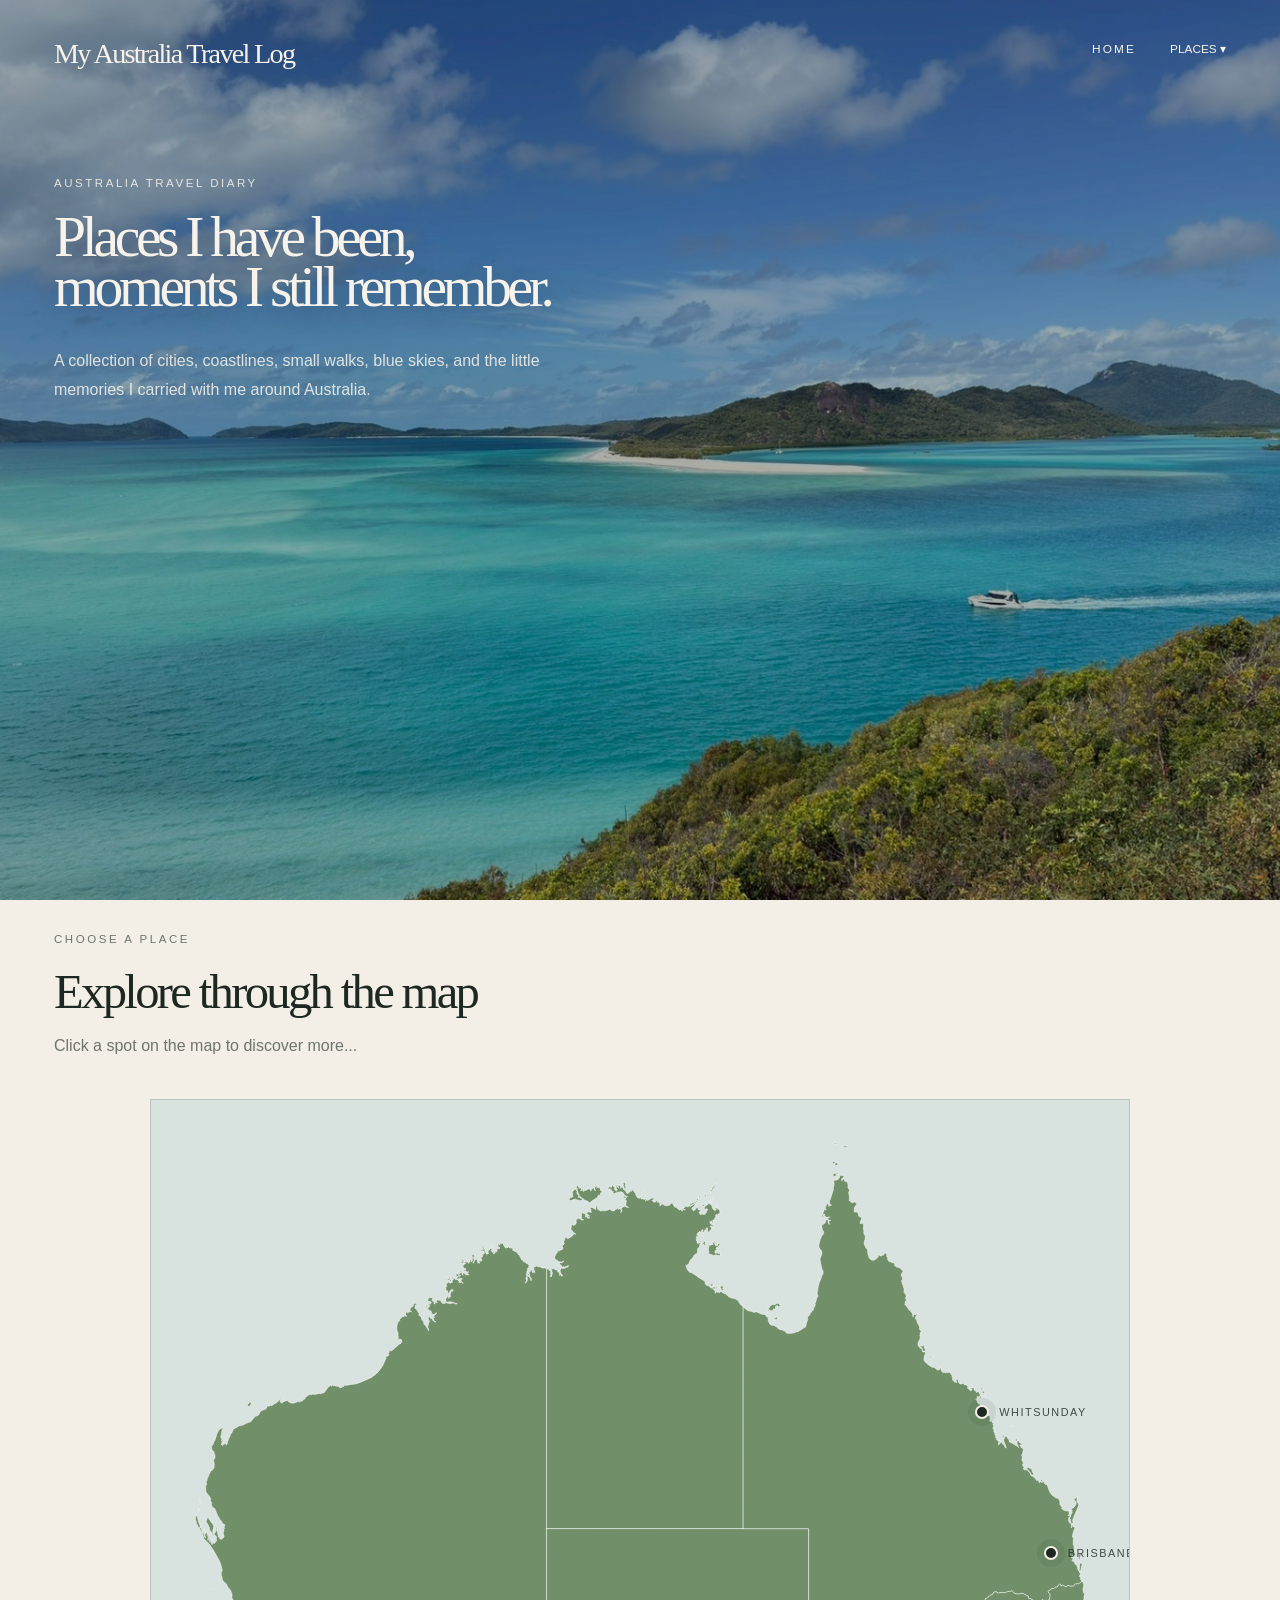
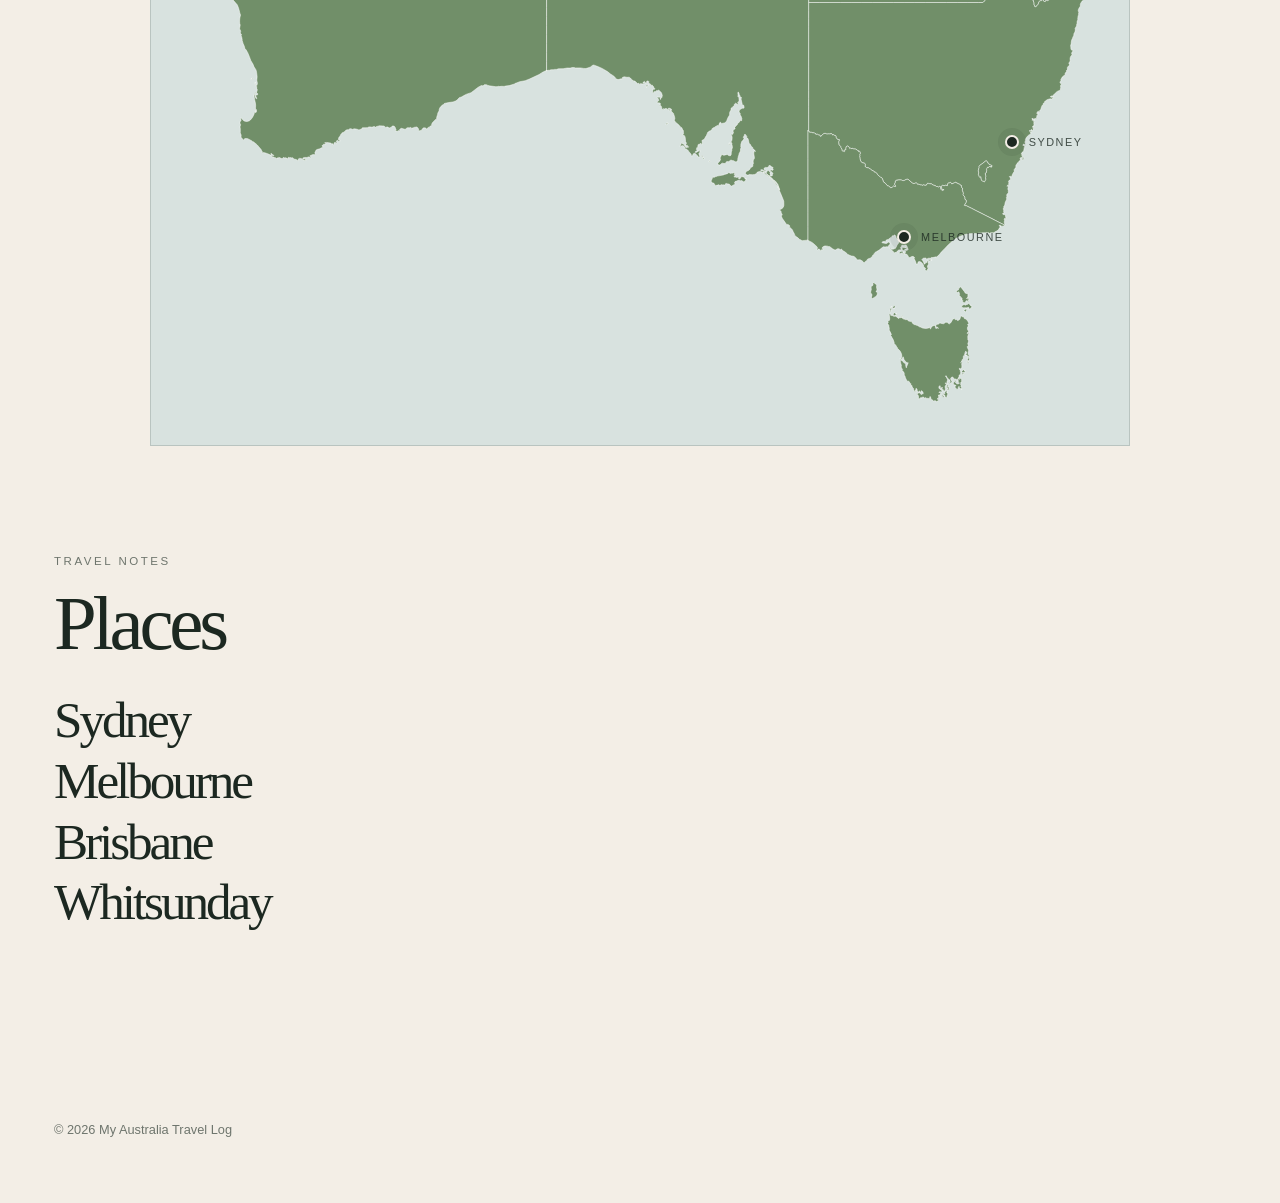
<file: index.html>
<!DOCTYPE html>
<html lang="en">
<head>
  <meta charset="UTF-8" />
  <meta name="viewport" content="width=device-width, initial-scale=1.0" />
  <title>My Australia Travel Log</title>
  <link rel="stylesheet" href="css/style.css" />
</head>
<body class="home-page">
 <header class="site-header">
    <nav class="navbar" aria-label="Main navigation">
      <a class="logo" href="index.html" aria-label="Back to home page">
        My Australia Travel Log
      </a> 

      <div class="nav-right">
        <a href="index.html">Home</a>
        <div class="dropdown">
          <button class="dropdown-button" type="button">PLACES ▾</button>
          <ul class="dropdown-menu">
            <li><a href="sydney.html">Sydney</a></li>
            <li><a href="melbourne.html">Melbourne</a></li>
            <li><a href="brisbane.html">Brisbane</a></li>
            <li><a href="whitsunday.html">Whitsunday</a></li>
          </ul>
        </div>
      </div>
    </nav>
  </header>

  <main>
  <section class="photo-hero">
    <div class="hero-overlay"></div>

    <div class="hero-content">
      <p class="eyebrow">Australia travel diary</p>
      <h1>Places I have been,<br>moments I still remember.</h1>
      <p class="hero-text">
        A collection of cities, coastlines, small walks, blue skies,
        and the little memories I carried with me around Australia.
      </p>
    </div>
  </section>

    <section class="map-section" aria-labelledby="map-title">
      <div class="section-heading">
        <p class="eyebrow">choose a place</p>
        <h2 id="map-title">Explore through the map</h2>
        <p>Click a spot on the map to discover more...</p>
      </div>

      <div class="map-wrapper">
<svg class="australia-map" baseProfile="tiny" fill="#6f9c76" height="966" stroke="#ffffff" stroke-linecap="round" stroke-linejoin="round" stroke-width=".5" version="1.2" viewBox="0 0 1000 966" width="1000" xmlns="http://www.w3.org/2000/svg">
    <g id="features">
      <path d="M385.8 177.6l0 0.2 0.2 0 0.2 0.1 0.2 0.1 0.2 0.4 0 0.6 0 0.6-0.2 0.3-0.1-0.2-0.2-0.2-0.2-0.1-0.3-0.1-0.4-0.4-0.2-0.3 0-0.3 0-1.7 0.1-0.2 0.5 0.3 0.1 0.8 0.1 0.1z m5.7-3.1l0.3 0.2 0.2 0.6 0.1 0.6-0.1 0.5-0.6-0.5-1.2-1.4-0.1-0.5-0.1-1.2 0.1-0.3 0.4 0.1 0.3 0.4 0.5 1.2 0.2 0.3z m-42.8-25l0.5 0 0.7 0.1 0.7 0.2 0.6 0.2 0 0.2-0.3 0.1-0.3-0.1-0.3-0.1-0.3-0.1-0.4 0.1-0.3 0.1-0.2 0.1-0.2-0.3-0.1-0.1-0.1-0.4z m55.8 433.9l-0.2 0-1.3 0.5-3.6 1.8-0.3 0.4-0.7 0.3-1.6 1.1-9.7 4.5-4.5 1.8-5.6 1-4 1.6-0.5 0-0.2 0.1-0.4 0.5-0.1 0.1-5.5 1.7-4 0.5-0.4 0.2-0.2-0.2-0.6 0.3-2.7-0.1-2.5 0.3-0.7-0.3-0.7 0.3-1.8 0.1-6.8-0.9-2.2-0.7-0.6-0.4-1 0-0.4-0.2-0.3 0.1-0.8 0.2-0.2 0.2-0.4 0.4-0.1 0.2-0.6 0.2-1.6-0.2-0.7 0.3-1.1 0.6-1.3 0.7-1.4 1.1-2.9 2.2-3.1 2.4-1.4 0.4-3 1-1.9 1-3.5 1.9-1.4 0.5-0.4 0-0.4 0.2-2.2 2.5-1.5 0.9-2 0.7-0.8 0.3-4.2 0.6-3.6 0.7-1 0.3-0.4 0.4-0.9 0.9-0.3 0.2-0.4 0.1-0.5 0.4-0.8 0.8-1.1 1.4-0.5 0.9-0.3 0.9-0.1 1.2-0.2 0.5-0.2 0.5-0.3 0.3-0.8 1.9-0.1 0.2 0.1 0.2-0.1 0.2 0 0.3-0.2 0.6-0.2 0.7-0.4 1.2-0.1 0.5-0.1 1.3-0.2 0.5-0.4 0.2-0.5 0.1-0.4 0.3-0.4 0.3-0.3 0.4 0 0.1 0.1 0.1 0 0.1-0.1 0.1-0.1 0.1-0.9 0.6-1.3 1.5-0.3 0.7-0.2 0.5-0.1 0.3 0.1 0.3 0 0.2 0.1 0.2-0.3 0.3-0.4 0.3-1 0.4-0.3 0.3-0.2 0.2-0.3 0.6-0.1 0.1-0.3 0-0.7 0-0.3 0.2-0.9 1.5-0.3 0-0.4-0.2-0.4-0.4-0.1-0.3-0.3-0.2-1.7-0.2-0.9 0.3-0.6 0.8-1.1 1.5-0.8 0.3-0.1-0.1-0.2-0.1-0.1 0-0.1 0.1-0.3 0.3-0.2 0-0.7 0.1-0.2-0.2-0.3-1.7-0.4-0.9-0.6-0.7-0.9-0.5-0.5 0-0.4 0.1-0.3 0.1-0.9 0.1-1.7 0.7-0.8 0.1-0.5 0.1-0.2-0.2-0.5-0.5-0.2-0.1-0.3 0.1-0.6 0.3-2 0-0.9 0.1-0.7 0.4 0.2 0.4-0.1 0.3-0.2 0.4-0.3 0.2-0.4-0.5-0.1 0-0.1-0.1-0.1-0.1-0.1 0-0.5 0.4-0.3-0.1-2.2-0.7-0.9-0.1-0.8 0.3-0.7 0.6-0.3 0.3-0.1 0.3 0.1 0.9-0.2 0.5-0.4-0.1-0.4-0.4-0.1-0.3-0.2 0.2-0.2 0.2-0.2 0.3-0.1 0.1-2.1-0.1-0.4-0.1 0-0.2 0.6-0.7 0.1-0.4-0.5-1-0.2-1-0.2-0.4-0.1-0.2-0.5-0.3-0.5-0.9-0.2-0.1-0.3 0-0.3 0.2-1 0-0.5 0.3-0.8 0.8-0.3 0.2-0.4 0.1-0.8 0.4-0.4 0.1-0.4-0.2-0.7-0.6-0.3-0.2-0.3 0-0.4-0.1-0.3 0-0.2 0-0.3 0.2-0.1 0.2-0.2 0.1-0.5 0-0.3-0.3-0.3-0.4-0.4-0.2-0.1-0.1-0.6-0.3-0.4-0.2-0.3 0-0.5 0-3.7-0.1-0.4 0.1-0.8 0.3-1.1 0.2-0.4 0.1-1 0.7-0.1 0-0.1-0.1-0.5-0.4-0.6-0.2-0.2 0-0.4 0.1-0.9 0.3-0.5 0.1-0.6 0-0.2 0.1-0.3 0.1-0.4-0.2-0.7-0.1-1.2 0-0.5 0.2-0.6 0.3-0.6 0.3-0.5-0.1-0.5 0.2-3.9 0-0.2 0-0.2 0.2-0.2 0.2 0 0.2 0 0.2 0 0.2-0.4 0.2-2.3 0.9-0.6 0.1-0.3-0.3-2.3-0.6-2.2-0.2-0.5 0.1-0.8 0.4-0.5 0-0.3-0.1-0.7-0.4-0.4-0.2-0.4 0-0.4 0-0.4 0.2-0.3 0.2-0.6 0.4-0.3 0.2-0.5 0.1-1.1 0.1-1.2 0.4-0.2 0.2-1.5 1.5-0.6 0.4-1.4 0.6-0.6 0.5 0.3 0.2-0.2 0.3-0.2 0.2-0.6 0.1-0.2 0.3-0.7 1.8-0.2 0.2-0.8 0.6-0.2 0.5-0.3 0.7-0.1 0.8 0 0.6 0.3 0.6 0.6 0.2 0.6 0.2 0.5 0.3-0.3 0.1-0.3 0.1-0.4 0.2-0.8 0.1-0.8-0.8-0.7-0.1-0.6 0.4-0.2 0.7 0.2 0.8 0.4 0.5-0.2 0.1-0.6 0.5 0 0.1 0 0.2 0 0.1-0.3 0-0.1-0.1-0.1-0.5-0.2-0.6-0.3-0.2-0.4 0.1-0.4 0.1-0.2 0.3-0.1 0.1-0.2 0.6 0.1 0.6-0.1 0.3-0.3 0.2-0.4 0.1-0.2 0-0.1-0.2-0.1-0.4-0.1-0.2-0.2-0.1-0.2-0.1-0.3-0.1-0.4 0.1-0.3 0-0.2-0.2-0.3-0.3-0.2-0.1-4.1-0.7-0.2 0-0.4 0.3-0.1 0-1.2-0.2-0.1 0 0.9 1.1 0.1 0.2-0.2 0.2-1.5 0.2-0.5 0.1-0.8 0.7-0.3 0.1-0.3 0.3 0 0.6 0.2 0.5 0.5 0.1-0.7 0.9-0.4 0.3-0.9 0.3-0.8 0.6-0.4 0.2-2 0.5-1 0.3-0.8 0.6-0.3 0.4-0.4 1-0.3 0.4-0.2 0.6 0 0.5 0.3 0.9-0.1 0.6-0.3 0.2-0.9-0.1-1.8 0.2-0.4 0.2-1 0.6-0.7 0.1-0.2 0 0 0.3 0.1 0.2 0.2 0 0.2 0.1 0.2 0.5 0.2 0.5 0 0.4-0.4 0.1-0.3-0.1-1.1-0.8-0.2 0.2-0.1-0.2-0.3 0.2-1.1 0.3-0.2 0.1-0.2 0.1-0.2 0-0.2 0-0.5-0.1-0.2-0.1-0.1 0.1-0.4 0.1-0.2 0-0.2 0-0.1-0.1-0.1-0.1-0.2 0-0.1 0.1-0.1 0.2-0.1 0.1-1.3 0.1-0.3 0.2 0 0.4 0.2 0.4 0.4 0.3 0.6 0.3 0.2-0.1 0.1-0.2-0.1-0.2-0.1-0.3 0-0.2 0.2-0.1 0.4 0.1 0.3 0.9 0.4 0.3 0.9-0.2 0.2 0.1-0.1 0.5-0.3-0.2-0.3 0.2-0.4 0.3-0.4 0.1-0.9-0.1-0.7-0.2-1.1-1-1.4-0.6-1.4-0.1-0.4 0.1-0.6 0.3-0.3 0.5-0.2 0.7 0 0.9-0.7-0.4-1.1-0.9-0.8-0.2-0.7-0.1-0.3-0.1-1.2-0.8-0.3-0.2-0.7-0.4-0.4-0.2-0.2 0-0.2 0.4-0.4-0.1-0.9-0.4-0.4 0-0.2 0-0.1 0.1-0.2 0.1-0.3-0.1-0.2-0.2-0.2-0.1-0.5 0.2-0.3 0.4-0.4 0.9-0.3-0.1-0.4-0.5-0.3-0.1-0.4-0.1-0.6-0.2-0.2-0.1-0.3 0.1-0.3 0.1-0.3 0-0.2-0.1-0.2-0.2-0.4-0.1-0.3 0-0.3 0.1-0.5 0.5-0.4 0.4-0.5 0.1-0.7-0.1-0.3-0.2-0.9-0.6-0.9-0.2-0.3-0.2-0.1 0.2-0.1 0.1 0 0.1 0 0.2-1.6 0-0.2 0.3-0.2 0.3-0.5-0.2-0.7-0.6-1.2-0.2-0.4-0.3-0.2-0.1-0.3 0-0.6 0-0.1-0.1-0.5-0.6-0.9-0.7-0.5-0.4 0.2-0.2 1.9 0.4 0.4 0.1 0.3 0.1 0.1-0.2-0.1-0.3-0.2-0.3-0.3-0.1-0.8-0.3-0.3-0.3-0.3-0.5-0.3-0.3-0.2-0.1-0.1-0.1-0.1 0.1-0.2 0.1 0.6 1.1-0.6 0.4-1-0.2-0.9-0.4-0.9-0.5-3.4-1.1-1.7-0.2-0.2 0-0.5 0.1-0.2 0-0.1-0.1 0-0.3 0.1-0.5-0.2-0.5-0.5-0.7-0.3-0.9-0.4-0.6-0.7-0.7-3.1-3.7-3-2.5-0.9-0.6-0.8-0.2-0.2-0.1-0.2-0.2-0.1-0.3-0.1-0.2-0.2-0.1-0.3-0.1-3.4-1.8-1-0.3-0.6-0.1-1.8 0.1-0.4 0.2-0.6 1.1-0.4 0.3-0.3-0.5-2-2.2-0.2-0.5 0-0.7 0.1-1-0.1-0.5-0.1-0.5-0.7-1.4 0-0.2 0-0.6 0-3.8-0.2-1-0.1-0.7 0.1-0.4 0.4-1.2 0.2-0.5-0.4-0.6-0.3-1-0.1-1 0.4-0.8 0.6-0.6 0.1-0.4 0-0.5-0.3-1.5 0-0.5 0.3 0 0.9 0.4 0.6 0.7 0.4 0.8 0.7 0.6 0.8 0.5 0.9 0.3 0.9 0.1 1 0 0.9-0.1 1-0.4 0.9-0.4 0.6-0.5 1.9-2.3 1.3-2.3 0.6-1.5 0.3-1.3 0.2-0.3 0.2-0.3 0.2 0.1 0.3 0.1 0.4 0.1 0.6-0.3 0.2-0.7-0.1-1.7 0-0.4-0.2 0-0.2 0.3-0.1 1-0.2 1.2-0.2 0 0.1-4.4 0.1-2.6-0.3-2.3-0.8-3.4-0.3-2.2-0.2-0.9-0.1-0.8 0.3-1.1 0.4-0.8 1-1.5 0.6-0.6-0.2 1.1-1.2 1.4 0 1.3 0.6 2 0.5 1 0.6 0.3 0.2-0.4-0.2-0.6-0.4-1-0.3-0.4-0.1-0.2 0-0.4 0-0.3-0.1-0.3-0.3-0.3-0.1-0.1 0.2-0.2 0.2 0 0.4 0.3 0.2 0.1 1 0 0.3-0.2 0.2-0.7-0.1-0.6-0.4-0.3-0.4-0.1-0.2-0.2-0.1-0.5 0-0.3 0-0.2 0.3-0.5 0.1-0.2 0.3-1 0-1-0.3-0.8-0.6-0.5 0.6-0.6 0-0.3-0.1-0.5-0.3-0.3-0.7-0.4-0.2-0.4 1 0 0.3-0.3 0.2-0.5 0.1-0.6 0.2-0.9 0-0.6-0.1-0.3-0.3-0.4-0.1-0.2 0.2-0.4 0-0.3-0.1-0.3-0.2-0.5 0-0.5 0.3-3.3-0.5-4.1-0.4-2.1-0.5-1.2-1.7-2.6-1.2-3-2.1-3.4-1.6-4.4-1.6-3.8-1.7-2.9-1.2-1.3-0.4-1.6 0-0.3-0.1-0.3-1.3-2.9-0.1-0.2-0.1-0.5-0.7-2.1-0.1-0.5 0-1-0.1-0.5-0.4-2-0.3-0.7 0-0.2-0.2-0.2-0.1-0.2 0-0.2 0.3-0.2 0-0.2 0-0.6 0-0.2-0.1-0.3-0.2-0.1-0.4-0.3-0.2-0.1-0.1-0.5 0-0.6 0.2-0.6 0.1-0.6-0.1-0.2-0.2-0.6-0.1-0.6-0.2-0.2-0.2-0.2-0.2-0.2-0.1-0.9 0.6-3.4-0.1-0.5-0.3-0.9-0.1-0.4-0.1-2.2 0.1-2.2 0.3-2 0.5-1.5 0-0.6-0.1-0.5-0.5-1.3-0.3-1.1-0.1-0.6-0.1-0.5-0.1-0.4-0.3-0.9-0.4-1.5-1.2-3.2-0.2-0.4-4-4.6-0.1-0.3-0.8-1.1-0.2-0.5-0.3-1.1-0.3-0.3 0.4-0.9 0-1.2-0.1-1.2-1.4-3.4-0.5-0.8-1.9-2.2-1.2-2-0.1-0.4-0.1-0.4-1.1-1.6-0.3-0.2-0.8-0.4-0.3-0.3-1.8-2.2-0.3-0.7-0.1-0.3 0-0.1-0.1-0.9 0-0.2-0.9-2.9-0.1-1.1 0-1.1 0.1-0.5 0.4-1 0.1-0.5 0-0.2 0.4-0.5 0-0.3 0-0.3-1.6-6-1.3-3.4-2-3.6-3.6-6.3-2.4-3.6-1.5-2.5-1.3-1.3-1.4-1.7-2.5-2.5-0.3-0.3-0.7-0.7-0.3-0.4 0-0.6-0.1-0.5 0.1-0.4-0.3-0.5-0.3-0.8-0.6-1.2-0.7-0.6-0.8-0.9-0.4-0.7 0.1-0.3 0.5 0.4 0.5 0.5 0.5 0.2 0.6 0.1 0.2 0.6 0.2 0.6 0.1-0.9 0.1-0.8 0.2-0.9-0.1-0.9-0.1-0.9 0.2-0.8 0.3-0.7 0.3 3.1 0.2 2.8 0 1 0.1 0.9 0.3 0.5 0.3 0.7 0.2 0.5 0.3 0.1-0.2-0.8-0.4-1.1-0.1-0.8 0.3-1.2 0.3-0.4 0-2.8-0.5-1.4 0.2-0.7 0.5 1.2 0.2 2.9 0.4-0.6 0.2 0.1 0.6 0 0 1.1 0.2 0.5 0.1 0.7 0.2 0.3 0.1 0.5 0.2 0.4 0.2 0.7 0.2 1.2-0.3 0.6 0.1 0.9-0.3 1 0.1 0.1 0.5-0.2 0-0.9 0-0.6 0.1-0.4 0.3-1-0.4-1.1 0.1-0.4 0-0.5 0.4-0.2 0.3 0.5 0.1 0.4 0.1 0.5 0.2 0.7-0.2 0.8 0.2 0.7 0.1 0.9-0.2 0.6 0.2 0.5 0 0.9 0 0.9 0.3 0 0.3-0.3 0.1-0.3 0-0.5 0.1-0.3 0.5-0.5-0.1-0.4-0.1-0.6 0.2-0.2 0.4 1 0 0.5 0 0.7 0 0.5-0.2 0.6 0.1 0.4-0.2 0.3 0.3 0.1 0.4-0.1 0.1 0.4 0.1 0.5 0 0.4 0.4 0.1 0-0.6 0.2-0.4 0.3-0.1 0.6-0.3 0.5-0.1 0.3-0.2 0.2 0.3 0.7 0 0-0.9 0.5-0.2 0.4-0.3 0.4-0.5 0.4-0.8 0-0.7-0.1-1-0.3-0.6 0.3-0.5 0-0.9-0.4-0.6-0.6-0.6-0.6-0.7-0.7-0.6-0.7-0.1-1.5-0.4-0.1-0.5 0-0.5-0.2-0.4-0.5-0.7-0.8-1-0.8-0.2-0.1-0.8-0.1-0.5 0.2-0.7-0.3-0.2-0.2-0.7 0.1-0.8-0.9-0.5 0.1-0.7-0.1-0.5-0.1-0.5-0.3-0.2-0.2-0.4-0.4-0.3-0.1-0.3 0-0.3-0.2-0.4-0.3-0.3-0.6-0.9-0.1-0.6 0.1-0.6 0.1-0.6 0.2-0.5 0.4-0.8 0.3-0.7 0.6-0.7 0.3-0.8 0.3-0.1 0 0.8 0.2 0.9-0.1 0.6 0.3 0.4 0.3 0 0.2 0 0.1 0.3 0.5 0 0.2 0.9 0.3 0.9 0.5 0.8 0.7 0.4 0.3 0.7 0.6 0.3 0.6 0.1-0.1 0.8-0.1 0.4 0.1 0.6 0.1 0.1 0.4 0.2 0.3 0.1 0 0.5-0.1 0.4-0.4 0.4 0.1 0.5 0 0.7-0.2 0.6-0.3 0.6 0.1 0.4-0.2 0.7 0 1.1-0.2 0.6 0.5 0.9 0 0.4 0.8 0 0.1 0.3 0.6-0.1 1.2-2.1 0.4-1.1 0.3-0.9-0.3-1-0.1-0.3-0.2-0.4 0-0.3 0-0.3 0-0.1 0.1 0 0.2 0.1 0.4 0.1 0.6 0.6-0.1 0.5-0.1 0.9 0.2 1.4-0.1 0.7 0.5 0.5 0.4 0-0.3 1.3 0.2 0.9 0.3 0.8 0 0.6 0.2 0.7 0.1 0.5 1.2 1.5 1 1.1 0.4 0.3 0.4 0 0.4-0.4 0.5-0.4 0.3-0.5 0.6-0.3 0.5-0.2 0.2-0.8 0.4-0.7-0.3-1-0.3-0.7-0.2-0.7-0.1-0.6 0.1-0.7 0.1-0.5 0.3-1 0.2-0.1 0-0.3 0.1-0.4 0-0.2-0.3-0.6-0.5-0.9-0.2-0.7 0.1-0.2 0.3 0.2 0.3 0.4 0.1 0.1 0.3 0 0.3-0.1 0.2-0.1 0.3 0-0.2-0.4-0.3-0.3-0.2-0.3-0.1-0.5 0.2-0.5 0.3-0.6 0.2-0.6-0.1-0.5-0.4-0.3-1.1-0.6-0.8-0.4-0.2-0.4-0.1-0.4-0.3-0.1 0.1-0.4-0.1-0.5-0.3-0.4-0.4-0.1 0-0.1-0.1-0.5-0.2-0.1-0.8-0.5-0.2-0.3-0.6-1.6-1.4-2-0.5-1-1.5-3.6-0.1-0.6-0.1-0.4-0.8-1.3-0.2-0.7-0.1-0.2-0.3-0.3-1-0.6-0.7-0.3-0.5-0.5-0.3-0.6-0.2-0.8-0.3-0.5-0.1-0.5-0.1-0.3-0.1-0.2 0.1-0.2 0.3-0.4 0.1-0.2 0-0.5-0.1-0.5-0.5-0.4-0.6-0.1 0-0.5-0.1-0.6 0-0.4 0.2-0.4 0.1-0.5 0-0.6-0.2-0.6-0.2-0.5-1.3-2-2.3-2.8-0.5-0.8-0.4-1-0.2-1.1-0.1-4 0-0.5 0.2-0.4 0.6-0.6 0.2-0.4 0-0.6-0.3-1.1-0.1-0.8 0-0.5 0.2-0.4 0.3-0.3 0.2-0.3 0.2-0.4 0.1-0.6 0-0.6-0.1-0.4 0.1-0.4 0.7-0.9 0.3-0.5 0.5-2.2 0.3-0.4 0.4-0.1 0.9-2.6 0.1-0.3 0.2-0.1 0.2-0.1 0.2-0.1 0-0.2 0.2-0.2 0.5-0.2 0.5-0.2 0.1-0.2 0.1-0.3 0.2-0.2 0.8-0.6 0.3-0.3 0.1-0.7 0.1-0.1 0.2-0.3 0-0.2 0.1-1.7 0.2-1 0-0.5-0.3-2.1-0.4-1.5 0-0.4 0.1-0.6 0-0.3 0.1-0.2 0.2-0.2 0.2-0.1 0.3-0.2 0.3-0.5 0.2-0.6-0.1-2.9-0.1-0.8-0.4-0.6-0.2-0.5-0.4-1.6-1-1.1-0.3-0.2-0.2-0.1-0.4-0.1-0.3 0 0.3-0.9 0-0.5-0.3-0.5 0-0.2 0-0.8-0.1-0.3-0.1-0.2-0.1-0.2 0.1-0.4 0.2-0.2 0.5-0.2 0.2-0.2 0.6-1.1 0.3-0.3 0.1-0.2 0.1-1.1 0.2-0.5 0.2-0.5 0.8-0.9 0.2-0.4 1.8-5.3 0.1-0.5 0.1-0.5 0.1-0.4 0.6-0.9 0.5-1.5 1.4-2.2 0.6-0.5 0.7-0.5 0.4-0.2 0.5 0 0.4-0.1 0.4-0.3 0.3 0 0.3 0.2 0.1 0.5-0.2 0.3-0.3 0.3-0.2 0.3 0 0.5-0.4 1-0.7 4.4-0.3 0.9-0.1 0.8 0.4 0.8 0.2 0.3 0.4 0.9 0.1 0.4-0.3 0.9-0.1 0.4 0.4 0.2 0.1-0.3 0.2-0.4 0.2-0.3 0.4 0.2 0.1 0.3 0 0.5-0.2 0.4-0.2 0.1-0.7 0.8-0.1 0.2 0 0.3 0.2 0.6-0.3 1 0.2 0.6 0.6 0.4 0.7 0.1 0.4-0.4 0.2-0.5 0.3-0.4 0.7-0.2 0.2-0.1 0.3-0.2 0.3-0.1 0.3 0.1 0.1 0.3 0.1 0.4 0.2 0.2 0.4 0.2 0.5-0.2 0.2-0.2 0.1-0.3 0-0.5 0-0.3 0.2-0.4 0.1-0.3 0-0.6 0.1-0.5 0.7-1.4 0.2-0.7 0.2-0.6 0.1-0.2 0.5-0.8 0-0.2-0.1-0.4 0.1-0.2 0.2-0.1 0.3 0 0.2-0.1 0.2-0.9 0.3-0.9 0-0.5 0-0.2-0.3-0.3-0.1-0.1-0.1-0.2 0-0.4 0-0.3 0.1-0.2 0.4 0.3 0.4 0.5 0.3 0.3 1.1-2.1 0.2-0.7 0.1-0.1 0.1 0 0.1 0 0-0.1 0.1-0.1 0.1-0.4 0.1-1 0.2-0.3 0.5-0.1 0.2-0.1 0.3-0.4 0.2-0.2 1.8-0.7 3.3-2.1 1-0.3 0.8 0.3 1-0.4 0.3-0.2 0.2-0.2 0.3-0.2 0.2 0 0.2 0.3 2.6-1.6 5.2-2 0.5-0.3 0.2-0.5 0.2-0.4 0.3-0.4 0.6-0.6 1.5-1.9 0.5-0.5 0.8-0.6 3.2-1.5 0.3-0.2 0.3-0.9 0.6-0.8 0.4-1 0.6-0.7 0.7-0.6 0.5-0.3 0.4-0.1 1.1-0.5 0.7-0.3 0.3-0.1 0.3-0.3 0.9-0.2 0.6-0.4 0.5-0.6 0.3-0.9 0.1-1.1 0.1-0.3 0.5-0.1 0.3 0.1 0.3 0.2 0.5 0.2 0.5 0 0.4-0.2 0.6-0.5 0.3-0.1 1 0 1-0.2 0.3-0.2 0.7-0.5 0.2-0.1 0.2 0 0.1-0.2 0.2-0.2 0.2-0.5 0.2-0.1 0.4 0 0.9-0.3 2.5-1.8 0.9-1 0.8-1.3 0.4-0.3-0.1-0.3 0.4-0.2 0.1 0 0.3 0 0.2 0.1 0.2 0.1 0 0.1-0.2 0-0.3 0.2-0.2 0.5-0.1 1-0.1 0.1-0.3 0.4-0.1 0.3-0.1 0.3 0.1 0.1 1.1 1 0.4 0.2 0.6 0 0.4-0.1 0.5-0.2 0.4-0.3 0.2-0.3 0.2-0.2 2.4-1.1 0.2 0 0.4 0.3 0.1 0.1 0.3 0 0.2-0.2 0.6-0.5 0.2-0.3 0.2 0 0.1 0.2 0 0.1 0 0.2 0 0.2-0.1 0.3 0 0.2 0 0.1 0.2 0.2 0.1 0.1 0.1 0.3 0.4 0.2 1.7 0.7 0.8 0.2 1 0.2 1.8-0.2 1.7-0.4 0.7-0.3 0.8-0.6 0.5-0.2 0.5 0.1 0.3 0.3 0.3-0.1 0.2-0.2 0.1-0.1 0.1 0.1 0.2 0.1-0.1 0.1 0.4-0.1 0.9-0.4 0.1 0.2 0.3-0.2 0.8-0.3 0.6-0.3 0.4-0.1 0.2-0.1 0.2-0.2 0.3-0.6 0.1-0.2 0.3-0.2 0.1-0.1 0.6 0 0.2-0.2 0.3-0.4 0.1-0.2-0.1-0.4 0-0.3 0.2-0.1 4.3-3.2 0.4-0.1 0.2 0 0.2-0.1 0.2-0.1 0.2 0 0.1 0.2 0 0.2 0.1 0.2 0.3-0.2 0.5 0.2 0.4-0.2 0.3-0.2 0.4-0.2 0.2 0 0.5-0.2 0.2-0.1 0.3 0.1 0.1 0.2 0 0.2 0.3 0.2 0.3-0.1 1-0.3 3.1-0.6 0.1 0 0.2 0 0.1-0.1 0.1 0 0.1-0.1 0.6-0.1 0.3 0 0.2 0 0.2 0.1 0.1 0.1 0.2 0.1 0.3 0 0.4 0 0.5-0.1 0.8-0.6 0.5-0.1 0.5-0.1 0.5-0.1 0.6-0.4 0.4-0.6 0.7-1.3 1.7-1.9 0.3-0.8 0.1-0.5 0.2-0.2 0.3-0.2 0.4-0.2 0.7-0.3 0.2 0 0.1-0.2 0.1-0.3 0.1-0.2 0.6-0.4 0.5 0.2 0.9 0.8 0-0.6 0.1-0.4 0.2-0.1 0.4-0.1 0.5 0.1 1.8 0.6 0.9 0.1 0.5 0.1 0.4 0 0.9 0.4 0.5 0 0.2 0 0.2-0.2 0.2-0.1 0.2 0.2 0.1 0.1 0.1 0.3 0.1 0.2 0.8 0.5 0.5 0.2 0.5 0.2 0.5-0.1 0.8-0.5 0.3-0.1 0.1-0.1 0.5-0.6 0.1-0.1 0.5 0.2 0.2-0.1 0.4-0.2 0-0.2-0.1-0.3 0-0.2 0.4-0.3 0.5 0 1 0.1 2.4-0.4 3.6-0.6 3.8-0.4 2.9-0.9 6.3-2.5 3.4-1.5 3.4-1.6 3.9-2.6 0.8-0.9 0.3-0.1 0.3-0.2 2.7-2.8 2.3-3.1 2.3-3.6 0.4-1.3 0.5-0.6 0.1-0.3 0-0.5 0.1-0.3 0.2-0.2 0.3-0.3 0.1-0.3 0.4-1.1 0.4-0.9 0.2-0.3 0.2-0.6 0-0.2-0.1-0.3-0.2-0.2-0.2-0.2-0.1-0.2-0.2-0.6 0.2-0.1 0.5 0.2 0.3-0.1 0.2-0.1 0.2-0.1 0.9-0.1 0.2-0.1 1-0.9 0.2-0.4 0-0.5-0.1-0.4-0.3-0.2-0.7-0.3 0.7-0.5 0.3-0.4 0.5-1.4 0.3-0.5 0.3-0.3 0.3 0.1 0.3 0.2 0.3 0.2 0.5 0 0.5-0.2 2.5-1.9 0.5-0.5 0.2-0.7 0.2-0.3 1.4-0.6 0.4-0.3 0.4-0.4 0.5-0.9 0.1 0.1 0.1 0.1 0.1 0.1 0.3-0.7 0.2-0.3 0.7-0.2 1.7-0.9 0.5-0.7 0.3-0.7 0.2-0.6-0.1-0.9-0.1-0.6-0.4-0.4-0.7-0.3-0.6-0.1-0.8-0.1-0.7 0.2-0.5 0.7-0.1 0-0.1-0.2-0.1-0.1-0.1-0.1-0.2-0.1 0.6-0.8 0.3-0.8 0-0.9-0.4-1.6 0.1-1.5 0.1-0.2 0.1-0.2 0-0.3-0.1-0.2-0.3-0.4-0.2-0.5-0.1-0.2-0.1-0.6-0.3-0.7 0-0.3-0.2-0.3-0.1-0.2 0-2.5 0.2-2.7 0.4-1.1 0.1-0.8 0.1-0.4 0.3-0.3 0.4-0.2 0.1-0.3 1.2-1.4 0.3-0.3-0.2-0.2-0.2-0.1-0.1-0.1 0.2-0.5 0.2-0.2 3-2.8 0.9-0.5-0.1 0.4 0.1 0.3 0.3 0.1 0.3-0.3 0.1-0.5-0.2-0.4 0-0.3 0.3-0.1 0.4 0.1 0.2 0.2 0.2 0.3 0.2 0.3 0.3 0.2 1.1 0.2-0.3-0.3-0.5-1.1-0.6-0.9-0.1-0.3 0-0.2 0.1-0.2 0.1-0.1 0.1-0.1 0 0.1 0.1 0 0.1 0 0.1-0.2 0-0.3 0-0.1 0.2-0.3 0.2-0.3 0.2-0.2 0.5-0.1 0.1 0.3 0.1 0.2 0.3 0.1 0.4 0 0.1 0 0.4-0.3 0.2 0 0.5 0 0.2 0 0.3-0.2 0.2-0.2 0.3-0.2 0.4-0.1 0.3 0.1 1.1 0.4-1.3-1.1-0.4-0.7 0-0.7 0-0.2 0.2-0.4 0.1-0.2 0-0.8 0.1-0.2 0.2-0.3 0.2-0.4 0.3-0.1 0.7 0.1 0.2 0 0.3-0.2 0.1-0.3 0.2-0.3 0.2-0.3 0.3-0.1 0.2-0.5 0.2-0.9 0.3-0.8 0.5 0 1.5-1 0.3 0.2 0 0.3-0.5 0.6 1 0.4 0.4 0.3-0.1 0.4-0.3 0.2-0.3 0-0.3-0.1-0.3-0.1-0.3 0.1-0.1 0.2-0.1 0.5 0.2 0.6-0.6 1.2 0.2 0.3 0.1 0.5 0.1 0.2 0.2 0.1 0.5-0.3 0.2 0 0.1 0.2 0.1 0.6 0 0.6 0.3 0.4 0.6-0.2 0.3 0.5 0.2 0.1 0.2 0.1 0.3-0.1 0.1-0.1 0-0.2 0.2-0.2 0.1 0 0 0.2 0 0.3-0.1 0.3-0.3 0.1-0.2 0-0.1 0.1-0.1 0.3 0 0.6 0.2 0.4 0.4 0.2 0.4 0.1 0.2 0.2 0.1 0.4 0.1 0.4 0 0.3-0.3 0.9 0 0.5 0.3 0.2 0.6 0.1 0.3 0.3 0.4 0.9 1 0.8 0.1 0.4 0 0.9 0.1 0.4 0.2 0.3 0.8 0.9 0.4 0.6 0.2 0.5 0.2 0.5 0.4 0.5 0.2 0.6-0.2 0.6 0.4 0.9 0.3 0.3 0.8 0.3 0.3 0.5 0.2 0.5 0.2 0.1 0.2 0.4 0.3 0.2 0.3 0.3 0.2 1 0.6 0.7 0.3 0.4 0.2 0.4 0.1 1 0 0.3 0.1 0.1 0.2-0.1 0.1-0.2 0.1-0.3 0-1.3 0-0.2-0.2-0.3-0.4-0.8 0-0.3 0-1 0.1-1 0.2-0.2 0.3-0.6 0.1-0.3 0-0.3 0-0.2 0-0.3 0.1-0.2 0.2-0.2 0-0.3 0.1-0.5 0-0.3 0.2-0.2 0.2-0.1 0.1 0 0.1 0 0.1 0 0-0.4-0.1-0.3-0.3-0.4-1-1.4-0.1-1.2 0.1-0.4 0.3-0.6 0-0.4 0.3 0.3 0.2 0 0.2-0.1 0.3 0 0.3 0 0.1 0.1 0.3 0.3 0 0.1 0.2 1.1 0.2-0.1 0.1-0.1 0.1-0.1 0.4 0.1 0.4 0.3 0.4 0.4 0.2 0.4 0.1 0.2 0 0.2 0.2 0.2 0.1 0.2 0.3 0.2 0.5 0.2 0.2 0.1 0.3 0.4 0.3 0.5 0.3 0.4 0.4 0.2 0.5 0 0.3-0.1 0-0.2 0-0.2-0.2 0-0.3-0.1-0.2-0.1-0.7-0.6-0.4-0.7-0.5-1.9-0.3-0.8-0.1-0.4 0.2-0.2 0.3 0.1 0.8 0.5 0.2 0.2 0.2-0.5-0.3-0.3-0.3-0.3-0.2-0.4 0.2-0.4 0.6-0.5 0.1-0.3 0.2-0.3 0.4-0.3 0.4-0.2 0.4-0.2 0.2-0.4 0.1-0.5-0.1-0.5-0.3-0.2-0.2 0.9-0.5 0.5-1.5 0.5-0.9 0.2-0.6-0.3-0.8-1.5-0.1-0.4-0.2-0.9-0.2-0.3-0.4-0.3-0.7-0.4-0.4-0.2-0.7-0.7-0.3-0.2-2-0.3 0-0.1 0.1-0.2 0.4-0.2 0.5-0.1 0.3-0.3-0.3-0.5 0.9-0.4 0.4-0.3 0-0.4-0.3-0.2-0.9 0-0.5-0.1 0.2 0.7 0 0.1-0.7 0-0.3-0.1-0.1-0.3-0.1-0.2-0.7-0.4-0.3-0.3-0.1-0.1-0.2-0.1-0.1-0.1-0.1-0.2 1 0.3 0.3 0 0.3-0.1-0.2-0.3-0.4-0.5 0.5 0.1 0.8 0.7 0.4 0.1 0.5 0.2 0.6 0.2 0.6 0.2 0.5-0.1-0.2-0.2-0.3-0.1-0.7-0.2 0.4-0.2 0.7-0.1 0.4-0.1-2.6-1.4-0.7-0.2 0-0.2 0.7 0.1 0.2 0 0.1-0.4 2.1 0.7 1.4 0.1-0.5-0.5-0.3-0.2-0.3-0.1-0.2-0.1-0.2-0.2-0.2-0.3 0-0.1 0.2-0.1 0.2 0 0.3 0.2 0.4 0.1 0.4 0.1 0.2 0.1 0.1-0.2 0.1-0.4-0.1-0.3-0.1-0.3-0.3 0-0.9-0.1-0.1-0.1-0.1-0.2-0.2-0.2-0.2-0.2-0.2-0.1-0.2 0-0.2 0.2 0 0.1 0.2 0 0.1 0.1 0 0.1-0.1 0.1-0.2 0-0.2 0-0.1-0.2-0.1-0.1-0.1-0.1-0.5-0.3-0.2-0.3-0.2-0.2 0.6-0.1 0.2-0.5-0.1-0.5-0.4-0.2 0.2-0.6 0.2-0.2 0.2-0.2 0.1 0.1 0.3 0.1 0.1 0-0.2-0.5 2.2-0.2 0.6 0.2 0.1-0.4 0.2 0.1 0.2 0.3 0.2 0.2 0.5 0 0.1 0.1 0.2 0.3 0.1 0 0.2 0.1 0.2 0.1 0 0.2-0.1 0.2-0.2 0-0.5-0.1-0.1 0 0 0.3 0.4 0.2 0.6 0.1 0.4 0.1-0.4 0.3-0.6 0.1-0.6 0.1-0.6 0.1 1.6 1.2 0.6 0.2 0.3 0.1 0.2 0 0.2 0.1 0.2 0.3 0 0.4-0.1 0.2-0.2 0.1-0.2-0.2-0.3 0.1 0.4 1.2 0.2 0.3 0.2-0.3 0.1 0 0.1 0.1 0.1 0.1 0.1 0.1 0.1-0.5 0-0.9 0.1-0.4-0.1-0.3 0.3 0 0.5 0.1 0.4 0.2 0.1 0.2 0.3 0.3 0.4 0.2 0.2-0.1-0.8-1.4-0.1-0.6 0.8-0.2 0-0.1-0.5-0.3-0.5-0.3-0.4-0.5-0.3-0.4 0.5 0.1 0.9 0.5 0.5 0.1 0.5 0 0.2 0.1 0.1 0.1 0.1 0.2 0.2 0 0.5-0.1 0.9 0.2 0.4 0.1 0.5 0.4 0.4 0.2 0.1 0.1 0.6 1.7 0.3 0.3 0.3 0.2 1.7 0.1 0.7 0.2 0.2 0 0.6-1 0.4-0.3 0.3 0 0.6 0.5 0.5 0.3 0.6 0.1 2.6 0.2 0.7 0 0.6-0.3 0.2 0.2 0.5-0.2 1-0.1 1 0 0.4 0.4 0.3 0.4 0.8 0.2 0.9-0.1 0.6-0.5-0.5 0-0.9 0.1-0.4-0.1-0.3-0.3-0.4-0.1-0.9-0.2-1.2-0.7-2.3-0.4-0.5 0-1.7 0.2-0.3 0.2-0.2 0.1-0.4-0.4-0.1 0.1-0.1 0.1-0.1 0-0.3 0-0.4-0.1-0.2-0.2-0.2-0.7-0.1-0.1-0.1-0.1-0.1-0.1 0.1-0.3 0.2-0.5 0-0.3-0.1-0.2-0.2-0.1-0.1-0.2 0.2-0.4 0.1-0.2 0-0.3 0.1-0.2 0.5-0.2 0.2-0.1 0.1-0.3 0-1.7 0.1-0.3 0.2-0.1 0.2 0 0.3 0.2 0.1 0.3 0 0.3 0 0.4 0 0.3 0.1 0.1 0.5 0.5 0.3 0.4 0.2 0.4 0.2-0.5 0.4-0.6 0.5-0.5 0.6 0.2-0.1-0.5-0.1-1.6-0.1-0.9 0.2-0.2 0.5 0-0.1-0.5-0.1-0.5 0.1-0.9 0.2-0.4 0.5-0.3 0.6-0.1 0.2 0.4 0.2 0 0.2-0.5 0.1-0.5 0.2-0.4 0.5-0.3-0.7-0.3-0.5-0.1-1 0.1-0.2 0.1-0.3 0.2-0.5 1-0.6 0.6-1 2.2-0.7 0.6 0-0.3 0.1-0.2 0.1-0.2 0-0.4-0.1-0.2-0.1-0.1-0.2-0.2-0.1-0.7-0.5-1.3-0.2-0.3 0 0.2 0 0.3-0.1 0.1-0.2 0-0.1 0.1-0.1 0.1-0.3 0.3-0.1-1.6-0.1-0.4-0.2-0.4-0.1-0.6 0-0.4 0.2-0.3-0.3-0.7 0-0.2 0-0.2 0.1-0.1 0.1 0.1 0.1 0.2 0.1 0 0-0.3 0-0.3 0.1-0.2 0.1-0.2 0.3 0.8 0.2-0.5 0-0.6-0.2-0.4-0.5 0.1 0.2-1.1-0.1-0.5-0.5-0.3 0.3-0.1 0.4 0.1 0.2 0.2 0.2 0 0.1-0.1 0.4-0.1 0.1-0.1 0-0.7 0.4-0.5 0.7-0.1 0.8 0.3 0.6 0.5 0.3 0.1 0.4 0.1 0.5 0 0.2-0.1 0-1.7 0.1-0.1 0.1-0.2 0.1-0.1 0.1 0.1 0.1 0.2-0.2 0.4 0.1 0.3 0.2 0.3 0.3 0.2 0.3-0.1 0.2-0.4-0.4-0.3 0-0.6 0.2-0.6 0.4-0.4 0.6-0.3 0.1-0.1-0.1-0.2-0.4-0.1-0.1-0.3-0.5 0.4-0.3 0.1-0.1-0.3 0.1-0.4 0.2-0.1 0.3 0 0.2-0.1 0-0.4-0.3-0.1-0.3 0-0.2 0-0.1-0.2 0-0.2 0.1-0.6 0.4 0.2 0.2 0.1 0.2 0-0.1 0 0.1-0.1 0.1-0.1 0.1-0.1 0.1 0.1 0 0.3 0.1 0.2 0.1 0 0.8 0.2 0.1 0.2-0.2 0.3-0.3 0.6 0.1 0.1 0.9-0.8 0.3-0.2 0.1 0 0.3 0.4 0.2 0.1 0.2 0.1 0 0.2-0.1 0.4-0.2 0.2 0.5 0 0.6-0.1 0.3-0.1 0.5 0.1 0.3 0.3 0.6 0.6 0.1 0.2 0 0.1 0.2 0.1 0.4 0.1 0.1 0.1 0.2 0.1 0.1 0.1 0 0.3-0.4 0.8 0.1 0.2 0.2 0 0.2-0.1 0.2-0.2 0.2-0.1 0.2 0.1 0 0.2 0 0.2 0 0.2 0.5 0.1 0.1-0.2 0-0.5 0.2-0.4 0.6 0.1 1.5 1.2 0.7 0.3-0.3-0.4-0.9-0.7-0.2-0.2-1.2-1 0.1-0.3 0.3-1.4 0.2-0.2 0.3-0.2 0.4-0.1 0.3-0.1 0-0.1-0.3 0-0.3-0.1-0.3-0.3-0.1-0.3-0.2 0.5-0.4 0-0.4-0.3-0.3-0.3-0.3 0.1-0.9 0.6-0.8 0.3-0.5 0.3-0.2 0.1-0.3-0.2-0.1-0.2-0.1-0.6-0.1 0-0.1 0-0.1-0.2 0-0.2 0.1-0.1 0.2-0.3 0.2-0.1 0.3-0.1 0.1-0.2-0.1-0.2 0.1-0.2 0.3-0.1 0.3-0.1 0.3-0.2 0.2-0.1 0.1 0 0.3 0.3 0.4 0 0.4-0.4 0.7-0.9-0.2-0.1-0.5-0.1-0.3-0.2-0.2 0.7 0 0.1-0.2 0-0.2-0.1-0.1-0.1 0-0.2-0.2 0.1-0.2 0.4 0 0.1-0.2 0-0.5 0.3-1 0.9-0.4 0.2 0-0.4 0.1-0.1 0.1-0.1-0.2-0.2-0.1 0.3-0.2 0 0-0.2 0-0.5 0-0.1 0.1-0.2 0.2-0.3 0-0.2-0.2 0-0.3 0.1-0.3-0.1 0.2-0.5 0.3-0.2 0-0.1 0.1-0.2 0.1-0.1 0.1-0.2 0.3-0.1 0.3 0 0.3-0.1 0.2 0.1 0.3 0.2 0.5 0.1 0.1 0.1 0.3 0.3 0.6-0.8 0.3-0.3 0.2 0.3 0.1-0.3 0.1-0.6-0.1-0.4-0.4-0.3 0.1-0.1 0-0.5-0.1-0.4-0.2-0.4 0.3 0.1 0.2 0.1 0.4 0.3 0.2-0.2 0.2-0.2 0.3-0.1 0.2 0.2 0.1 0.4-0.5 0.4 0 0.4 0.2-0.1 0.1 0.8 0.3-0.2 0.2-0.5 0.3-0.1 0.1 0.2 0.1 0.1 0.1 0 0 0.3 0 0.1-0.1 0.1-0.1 0.2 0.4 0.9 0 0.2 0.2 0.1 0.3 0.7 0.2 0.3 0.1-0.2 0-0.1-0.1-0.2 0.1-0.2 0.1-0.2 0-0.2-0.3-1.2-0.3-0.5 0-0.3 0.4-0.4 0 0.5 0.2 0.2 0.3 0.2 0.3 0 0.3 0.1 0.2 0.3 0.1 0.1 0.4-0.2 0.1 0.3 0.1 0.2 0.2 0.1 0.4 0.4 0 0.1-0.1 0.2-0.1 0.2 0.4 0.3 0.5 0.2 0.4 0 0-0.2 0.6-0.1 1.4 0.3 0.3-0.3-0.1-0.4-0.1-0.1-0.7 0.1-0.3-0.1-0.1-0.2-0.1-0.3 0-0.2 0.1 0 0.1 0 0.2-0.1 0-0.1 0-0.2-0.2-0.1-0.2 0 0-0.1-0.1-0.2 0.1-0.1 0.2 0 0.2-0.1 0.4-0.3 0.5-0.2 0-0.3-0.3-0.1-0.7 0.2-0.4-0.1-0.3-0.3-0.1 0-0.3 0.1-0.1-0.1-0.1-0.2-0.1-0.1-0.1 0.1-0.1 0-0.1 0.1-0.2 0-0.2 0.1-0.2 0-0.2-0.3 0-0.1 0.1-0.2 0.2-0.3-0.2 0-0.3 0.1-0.2 0.2-0.3-0.1-0.1-0.3-0.2 0-0.1 0-0.1 0.1-0.1 0-0.2 0-0.2-0.1-0.2-0.1-0.1-0.2 0.3-0.1 0.2-0.1 0.1-0.2 0.1-0.2 0-0.1 0.3 0 0.4-0.2 0.2 0 0 0.1 0.1 0.2 0.1 0.1 0.3 0.1 0.3 0 0.1-0.2 0-0.2-0.2-0.2 0.5-0.2-0.2-0.4-0.7-0.3-0.8 0.1-0.1-0.3-0.6-0.1-0.2-0.3-0.1-1.2-0.1-0.2-0.3 0.2-0.2 0-0.1-0.1 0-0.3-0.2 0-0.1 0-0.1-0.1 0-0.5 0.1-0.2 0.3 0 0.3 0.1 0.2-0.1 0-0.1-0.1-0.2 0-0.2 0.2-0.1 0.1-0.1 0 0.1 0.2 0 0.3 0-0.2-0.4 0.1-0.4 0.3-0.1 0.8 0.3 0.1-0.1 0.1-0.4 0.2-0.1 0.3 0 0.3-0.3-0.4-0.1-0.5 0-0.4 0-0.2-0.4 0.3-0.5 0.5-0.4 0.5-0.2 0.4 0.2 0.1 0 0.2-0.4 0.2-0.2 0.1-0.1 0-0.7 0.1-0.3 0.2-0.1 0.2 0.2-0.1 1.5 0 0.3-0.2 0.5 0.3-0.4 0.4-0.3 0.3-0.3 0-0.5 0.3 0.3 0.8 1.8 0 0.2 0.1-0.1 0.1-0.4-0.2-0.5 0.1-0.2 0.4 0.1-0.1-0.3 0.1-0.2 0.1-0.2 0.2-0.2-0.2-0.1 0-0.2 0-0.2 0-0.2 0.6 0.5-0.1-0.6 0-0.4 0.1-0.2 0.2-0.2 0.2 0 0.2 0.1 0.1 0.1 0.2 0.1 0.4 0 0.1 0 0 0.4-0.2 0.3-0.3 0.2-0.1 0.2 0.3 0.2 0.4 0 0.4-0.1 0.3-0.1-0.1-0.2 0-0.2 0.1-0.4 0.1 0 0.1 0 0.1-0.1 0-0.1-0.1-0.2-0.1-0.1 0.2-1.3 0.2-0.5 0.1-0.2-0.1-0.4-0.3-0.4-0.2-0.4 0.1-0.3-0.1-0.2-0.1-0.5 0-0.4 0.2-0.4 0-0.2-0.2-0.2 0-0.2 0.2-0.1 0.3 0.1-0.1-0.4 0.3-0.1 0.4 0.2 0.2 0.6 0.2 0 0-0.2 0.1 0 0.2 0.3 0.6 0.4 0.3 0.3 0-0.2 0.1-0.2 0.2-0.1 0.2-0.2 0.1 0.2-0.2 0.2-0.3 0.6 0.2 0.2 0 0.2-0.2 0.2-0.3 0.2-0.2-0.1-0.2-0.2-0.2-0.1-0.3 0.2 0.1 0.2 0 0.2-0.1 0.1 0 0.1 0.3 2.3 0.2 0.4 0.1 0.7-1.1 2.1 0.1 0.9 0.3-0.3 1-2.7 0.2-0.3 0.1-0.5 0-1 0.2-0.6 0.3-0.1 0.2 0.3-0.2 0.4 0.2 0.2 0 0.2-0.2 0.6 0.8-0.2 0.3-0.1 0.1-0.3 0.1-0.2 0.1 0 0.2 0 0.1 0.2-0.1 0.2 0 0.1 0.2 0.1 0.2 0 0.1-0.2 0.1-0.1 0.2 0 0.2 0.2 0 0.2-0.2 0.2-0.2 0-0.3 0.2 0.3 0.8-0.2 0.3 0 0.2 0.3 0.1 0 0.2-0.1 0.2-0.1 0.3 0.1 0.2 0.2 0.3 0.2 0.1 0.1 0 0.8 0.6 0.4 0.3 0.2-0.1 0.2-0.9-0.1-0.1-0.1-0.2-0.2-0.2-0.1-0.1 0-0.2 0.1 0 0.1-0.1 0.1-0.5 0.1-0.2 0.1-0.2 0.7 0 0.2 0.1 0 0.1 0.3 0.3 0.1 0.1 0.3-0.1 0-0.2 0-0.3 0.1-0.2 0.2 0 0.3 0.2 0.2 0 0.2-0.2 0-0.3-0.1-0.3-0.1-0.2 0-0.3-0.4-0.3 0-0.2-0.1-0.4-0.1-0.1-0.1-0.1-0.2-0.1-0.1-0.1-0.2-0.1 0-0.2 0-0.3 0.1 0.1 0.3-0.2 0.3-0.1 0-0.1 0.1 0 0.4-0.3 0.6-0.1 0.1-0.2-0.1-0.2 0-0.3 0.1-0.2 0.2-0.2 0-0.2 0-0.1-0.2-0.4-0.1-0.2 0-0.3 0.1-0.3 0.1-0.2 0.7-0.1 0.2-0.1 0.2-0.1 0.5-0.5 0.1 0 0-0.4-0.1-0.4 0-0.4 0.2-0.2-0.4-0.9-0.6-0.3-2.2-0.1-0.3-0.1-0.2-0.4 0-0.2-0.2-0.3-0.1-0.3 0.1-0.1 0.1-0.3 0-0.3 0.3 0.2 0.4 0.6 0.2 0.2 0.3-0.1 0-0.2 0-0.4 0-0.3 0.3-0.1 0.6 0.9 0.5 0-0.1-0.2 0-0.2 0-0.2 0-0.3-0.1-0.4-0.1-0.1-0.2 0-0.9-0.5-0.1-0.1-0.3-0.3 0.1-0.1 0.2 0.1 0.7 0.2 0.1-0.1 0.1-0.4 0.1-0.3 0.3-0.2 0.2 0 0.2 0.2-0.1 0.3-0.2 0.2 0 0.1 0.6 0.1 0.2 0.1 0.2 0 0.3-0.2 0 0.2-0.1 0.2-0.3 0.3 0.1 0.1 0.2 0.1 0.1 0 0 0.2-0.3 0.1-0.3 0.2-0.2 0.4-0.1 0.4 0.4-0.2 0.3-0.2 0.7-0.6 0.2-0.1 0.2-0.1 0.7-0.3-0.3 0.5-0.7 0.4-0.2 0.4 0.5 0.1 0.5 0.3 0 0.3-0.4 0.1-0.6 0.1-0.1 0.2 0.1 0.3 0 0.3 0.7-0.2 0.3 0.1 0 0.4-0.6 0.6-0.1 0.2 0.4-0.1-0.2 0.7 0.5 0.4 0.6 0.2 0.1 0.3-0.2 0.1-0.1 0-0.1 0.1 0 0.2 0.1 0 0.3 0.1 0.1 0.1 0.2-0.2 0.3-0.2 0.2 0 0.2 0.5 0.1 0 0.1-0.3 0.1-0.3 0.2-0.2 0.8-0.2 0-0.2-0.3-0.3-0.3-0.4-0.1-0.1-0.2 0-0.2 0-0.1-0.1 0.1-0.2 0.3-0.3 0-0.4 0.1-0.3 0.2-0.1 0.4-0.2-0.1-0.1-0.1-0.1-0.1-0.1 0.3-0.3 0.4 0 0.4-0.1 0.3-0.8 0.7-0.6 0.2-0.2 0.4 0.5 0.4 0 0.4-0.3 0.3-0.4 0.4-0.6 0.2-0.2 0.3 0.1 0.7 0.2-0.3 0.1-0.4 0.2-0.3 0.2-0.1 0.2-0.1 0.3-0.1 0.1-0.1 0.1-0.2 0.1-0.1 0.6 0 0.2-0.7 0.6-0.2 0.4 0.2 0.2 0.4-0.1 0.8-0.3 0.2 0.1-0.7 1 0.2 0.1 0.2 0.5 0.2 0.1 0.3 0 0.3-0.1 0.2-0.1 0.3 0.1 0 0.2-0.1 0.8 0.1 0.2 0.1 0.4 0.2 0.1 0.2 0.1 0.2 0.2 0-0.6 0.1-0.3 0.1-0.3 0.2-0.2 0.3-0.1 0.3-0.1 0.1-0.3 0-0.3-0.1-0.2 0-0.2 0.2-0.3 0-0.2-0.1-0.1-0.1-0.3 0.1-0.2 0.2 0.1 0.3 0.2 0.1 0.1 0.1 0.2 0.1 0.5 0.1 0.1 0.3 0 0.3-0.8 0.3-0.3-0.1-0.3 0.1-0.3 0.3-0.4 0-0.4-0.1 0-0.1 0.2-0.1 0.1-0.3 0.2-0.2-0.3-0.2-0.3 0-0.3 0.1-0.2 0.2 0 0.4 0.1 0.3 0 0.1-0.2 0.3-0.2 0.2 0.1 0.3-0.1 0.1 0 0.6 0.2 0.3 0 0.3-0.2-0.5-0.2-0.2-0.1-0.1-0.2 0.2-0.2 0.3 0 0.6 0.2-0.1-0.2-0.2-0.2-0.2-0.1-0.3 0-0.3-0.1-0.2-0.3-0.1-0.3 0-0.3-0.1-0.2-0.4-0.5-0.1-0.2-0.3-0.9-0.2-0.3 0.4-0.1 0.5 0 0.4-0.2 0.1-0.3 0.1 0 0.2 0.2 0.1 0.3-0.1 0.5 0.2 0.1 0.3 0.1 0-0.3 0.2-0.1 0.2-0.1 0.3 0 0-0.1-0.4-0.2-0.3-0.4 0-0.3 0.4-0.3 0.4 0.1 0.4 0.2 0.4 0.2 0.4-0.1-0.5-0.3-0.1-0.1 0.2-0.1 0.3-0.1 0.5-0.2 0.6 0.7 0.3 0.3 0.4 0.1 0.2 0.1 0.1 0.4-0.1 0.7 0.4-0.2 0.3 0 0.1 0.1-0.1 0.5 0.4-0.3 0.1 0.3-0.2 0.6-0.2 0.5 0.7-0.1 0.2 0.3 0 0.7 0.3 0.6 0.5 0.3 0.3-0.3 0.2-0.5 0.4-0.4-0.2-0.1-0.1-0.2 0-0.2 0.2-0.3 0.3 0.2 0.2 0.3-0.1 0.7 0.1 0.3 0.2 0.1 0.2-0.2 0.1-0.1 0.3-0.8 0.3-0.2 0.3 0.1 0.8 0.9 0.3 0.3 0.7 0.3 0-0.4-0.2-0.7 0.2-0.3 0.3 0 0.2 0.3 0.1 0.3 0.2 0.2 0.3 0 0.2 0.1 0.1 0.2 0.1 0.3 0.1 0 0.1-0.1 0.2-0.4 0.3 0.3 0.2 0.3 0.2 0.4 0.1 0.4 0 0.3-0.2 0.8 0.1 0.2 0.5 0.3 0.2 0.2 0.2-0.5 0.3 0.2 0.4 0.4 0.3 0.2 0.3 0.1 0.6 0.6 0.4 0.2 0.1 0 0.2 0 0.1 0 0.1 0.1 0.2 0.2 0.9 0.8 0.2 0.4 0.2 0.4 0.4 0.5 1.3 1.1 0.1 0.2 0.6 1.7 0.2 0.1 0.4 0.1 0.2 0.1 0 0.2 0 0.9 0 0.2 0.2 0.1 0.2 0.1 0-0.1 0.1-0.3 0.1-0.2 0.2-0.1 0.2 0.2 0.2 0.4-0.5 0.6 0 0.4 0.4-0.3 0.3 0.1 0.4 0.5 0.8 0.5 0.3 0.3-0.2 0.2-0.1 0.1 0 0.2 0 0.3 0.1 0.2 0.3 0.1 0.2 0 0.5-0.3 0.2-0.1 0.1 0 0.3 0.2 0.5 0.5 0.1 0 0.2 0.2 0.1 0.4 0.2 0.3 0.3 0.2 0.3 0 0.3 0.1 0.2 0.1 1 0.9 0.3 0.2 0.5 0.1 0.3 0 0.1 0 0.1 0 0.2 0.2 0.1 0.2 0 0.2 0 0.2-0.1 0.2-0.3-0.2-0.4-0.1-0.3 0.1-0.1 0.4 0.1 0.4 0.2 0.8 0 0.4 0 0.2-0.3 0-0.4 0-0.3 0.1-0.2 0.1-0.5 0.3 0.5 0.2-0.1 0.8-0.5 1.5-0.1 0.3-0.3 0.5-0.1 0.4 0 0.4 0.1 0.4-0.1 0.3-0.4 0.7-0.1 0.4 0 0.4 0.1 0.4 0.2 0.5 0.1 0.2-0.2 2.4-0.1 0.3-0.2 0.1-0.4 0 0.6 1.7 0 0.9-0.3 0.9-0.8 0.8-0.2 0.2 0.2 0.2 0.5-0.2 0.5-0.4 0.4-0.3 0.4-0.8 0.2-1 0.2-1-0.1-1-0.3-1.5 0.2-0.1 0-0.3-0.1-0.3 0.1-0.2 0.3-0.2 0.2 0.2 0.2 0.2 0.7 0.3 1.1 1.1 0.2 0.4 0.1 0.1 0.4 0.7 0.6 1.7 0 0.4 0.2 0 0.1-2-0.1-0.6-0.3-0.4-0.8-0.8-0.2-0.3-0.3-0.4-0.1-0.5 0.2-0.5 0.1-0.1-0.2-1-0.2-0.1-0.1-0.1-0.1-0.2-0.1-1 0.4-0.8 1.2-1.2 0.1 0 0.1-0.1 0.1 0 0-0.1 0-0.3 0-0.1 0.3-0.4 0.4-0.5 0.2 0.1 0.2 0.6 0.3 2 0.1 0.4 0.4 0.2-0.2-0.8 0-0.3 0.2-0.4 0.7 1 0.4 0.3 0.6 0.2 0.2-0.1 0.1-0.2 0.1-0.2 0-0.2 0-0.4-0.1-0.1-0.1-0.1-0.1-0.2-0.6-1-0.1-0.5-0.2-0.5 0-0.3 0-0.3 0.1-0.1 0.2 0 0.1-0.1 0.2-0.1 0.1-0.1 0-0.1-0.1-0.2-0.1-0.1-0.4-0.2-0.2-0.1-0.3-0.4 0.1-0.2 1-0.1 0.9-0.3 0.5-0.2 0.3-0.2 0.4-0.2 0.5 0.1 0.8 0.5 1.9 0.2 0.8 0.2 0.8 0.7 0.4-0.1 0.5 0.1 0.6 0.2 0.4 0.1 1.9 0 0.5 0.2 0.7 0.4 0.5 0 0.1 0.1 0 8.1 0 8 0 8.1 0 8.1 0 8.1 0 8.1 0 8.1 0 8.2 0 8.1 0 8.2 0 8.2 0 8.2 0 8.2 0 8.2 0 8.3 0 8.3 0 8.3 0 8.3 0 8.3 0 8.4 0 8.4 0 8.4 0 8.4 0 8.4 0 8.5 0 8.5 0 8.5 0 8.5 0 8.6 0 8.5 0 8.6 0 8.7 0 8.8 0 8.9 0 8.9 0 8.9 0 9 0 9 0 9 0 9.1 0 9.1 0 9.1 0 9.1 0 9.2 0 9.2 0 9.3 0 9.3 0 9.2z m-352.4-143.4l0.2 0.4 0 0.6-0.2 0.5-0.2 0.2-0.3-0.1-0.4-0.2-0.1-0.8-0.4-1-0.4-0.5-0.2-0.2-1-1.5-0.8-0.6-0.8-2.4-1-1.2-0.3-0.6 0.2-0.2 0-0.2-0.2-1.4-0.7-1.7 0-1.3 0-0.5 0-0.8 0.2-0.5 0.3-0.3 0.3-0.3 0.3 0.3 0.3 0 0.3-0.1 0.2 0.2 0 0.2 0 0.7 0 0.5 0.3 0.9 0.5 1 0.2 1.2 0 0.9 0.4 0.8 0.5 1.2 0.6 1.3 0.4 0.9-0.5 1.3 0 0.7 0.7 0.1-0.1-0.2-0.1-0.2-0.1-0.1 0.3-0.1 0.2 0.3 0.2 0.5 0.3 0.4 0.1 0.2 0.3 0.4 0.2 0.2 0.1 0.3 0.1 0.5 0.1 0.3z m-3.6-20l-0.1-0.6 0.5-1.7 0.2-0.8-0.1-1.8 0.2-0.9 0.7-0.4-0.2 0.8 0 0.5 0.1 0.2-0.2 0.2 0 0.5 0 1-0.2 0.4-0.4 0.8 0 0.4 0 0.9-0.1 0.4-0.1 0.4-0.1 0-0.2-0.2 0-0.1z m2.1-8.3l-0.5 0.7-0.1 0.5-0.1 0.5 0-0.2 0-0.2-0.1-0.2-0.1-0.2 0.5-3.9 0.4-1.2 0.2 0.5 0 0.6-0.5 2.3 0 0.6 0.3 0.2z m51.7-101.7l0.1 0.4-0.1 0.4-0.6 0.8 0 0.1 0 0.3 0 0.1-0.2 0.1-0.1 0.1-0.2 0.3-0.1 0-0.1 0.4-0.2 0.2-0.7 0.3-0.2-0.3-0.2-0.2-0.3-0.1-0.1 0.1-0.1 0.3-0.2 0.1-0.2 0-0.3-0.4 0.2-0.3 0.1-1 0.5-0.7 1.5-1.9 0.7-0.5 0.5-0.1 0.1 0.4 0 0.8 0.2 0.3z m199.9-128.6l0.1-0.2 0.3 0 0.2 0.2 0.2 0.2-0.1 0.3-0.3 0.2-0.1 0.2 0.3 0.1-0.3 0.3-0.2-0.1-0.3-0.1-0.3-0.1 0 0.1-0.1 0.2-0.1 0.1-0.2 0.1-0.1 0-0.7-0.3-0.1-0.1 0-0.1 0-0.1 1.1-0.3 0.5-0.2 0.2-0.4z m3.5 1.8l0.6 0.3 0.6 1 0.5 0.2-0.3 0.2-2 0.7-0.4 0.1-0.2-0.1-0.1-0.3 0-0.2 0.2-0.1 0.2 0.1 0.5-0.6 0.2-0.2 0.4-0.1-0.3 0-0.7-0.2-0.2 0.1-0.3 0.2-0.2 0 0.2-0.4-0.4 0.3-0.3 0-0.2-0.1-0.4-0.2 0.3-0.3 0-0.2 0-0.2 0-0.1 0.2-0.2 0.2-0.1 0.2 0 0.2 0.3-0.1-0.3 0-0.1 0.1-0.2 0.2-0.2-0.5 0 0.2-0.3 1.1-0.7 0.4-0.1-0.1 0.2-0.3 1 0 0.2 0.2 0 0.3 0.1 0.2 0.2-0.2 0.3z m7.9-8.3l-0.1 0.2 0.1 0.2 0.1 0.1 0.1 0.1 0.1 0.3-0.1 0.3-0.2 0.1-0.4-0.3 0-0.1-0.2-0.4-0.1-0.1-0.1 0-0.4 0-0.1 0-0.1-0.4 0.1-0.4 0.4-0.1 0.4 0.4 0-0.2 0.1-0.2 0.2-0.2 0.1-0.2 0.1 0.2 0.1 0.3 0 0.2-0.1 0.2z m6-11.6l0.2 0.1 0.1 0.1-0.2 0.7-0.4 0.6-0.1 0.1 0.1 0.3 0.4 0.6 0.1 0.3-0.3 0.1-0.5 0.3-0.1 0-0.1 0-0.2 0-0.1 0.2 0 0.1 0.1 0.2 0 0.2-0.2 0.1-0.1 0.1-0.2-0.5-0.2-0.2-0.2-0.1-0.2 0.1-0.1 0-0.1 0-0.1-0.3 0.1-0.6 0.1-0.7 0.1-0.2 0.3 0 0.3 0.3 0.2 0.1-0.1-0.4 0.1-0.7-0.2 0-0.3-0.3 0.2-0.4 0.4-0.3 0.3-0.2-0.1-0.3 0.2-0.2 0.3 0.1 0.1 0.3 0 0.2 0.1 0.1 0.1 0.1 0.2 0z m-212.9 432.2l0 0.6 0.4 1.2 0 0.6-0.3-0.1-0.1-0.1-0.1-0.6-0.2-0.7 0-0.5 0.3-0.4z m-3.8-4l0.7-0.1 0.4 0.2 0.2 0.1-0.4 0.4-0.4 0.1-0.5-0.1-0.7 0.1-0.5-0.1 0.4-0.3 0.6 0.1 0.2-0.4z m-40.5-91.6l0.6-0.1 0.1-0.3 0.2-0.3 0.4 0 0.3 0-0.4 0.4-0.4 0.5-0.3 0.3-0.2 0.3-0.2 0 0-0.4-0.1-0.4z" id="AUWA" name="Western Australia">
      </path>
      <path d="M418.7 172l0 0.3 0 0.2-0.2 0.1-0.3-0.2-0.1-0.2-0.4-0.5-0.1-0.2-0.1-0.4 0.1-0.1 0.1 0 0.4 0.3 0.2 0.2 0.2 0.2 0.2 0.3z m-2.3-1.1l1 1.4 0.2 0.5 0.1 0.6 0 1.3 0-0.3-0.1-0.2-0.1-0.2-0.2-0.1-0.3-0.5-0.5-1.2-0.4-0.5-0.3-0.7-0.1-0.1 0.2-0.3 0.1 0 0.2 0.2 0.2 0.1z m119.6-63l0.4 0.1 0.3 0.1 0.2 0.1 0.1 0.4-0.2 0.4-0.3 0.3-0.5-0.1-0.2-0.3-0.2-0.5-0.3-0.9 0.5 0.4 0.2 0z m1.7-0.7l0.5 0.2 0 0.2-0.8 0.3-0.3-0.1-0.3-0.3-0.3-0.1 0-0.3 1-0.1 0.2 0.2z m3.5-2.2l-0.3 0.3-0.5 0.1-0.6 0.1-0.3-0.2 0.2-0.5 0.7 0 0.6 0.1 0.2 0.1z m-38.2-7.7l0.4-0.1 0.6-0.1 0.5 0.1 0.2 0.3-0.2 0.2-0.6 0.2-0.8 0-0.4 0.1 0.1 0.2 0.1 0.3 0.1 0.2-0.2 0.2-0.3 0.1-0.3 0-0.3-0.1 0.2-0.2-0.2-0.6 0-0.2 0.2-0.1 0.3-0.1 0.6-0.4z m1.5-3.1l0.1 0.3 0.2 0.3 0.2 0.3 0.3 0.2-0.4 0.1-0.4 0-0.4-0.1-0.4 0-0.2 0.1-0.4 0.3-0.3 0.2-0.1 0.3 0-0.2 0-0.1 0.1-0.2 0.1-0.2-0.1-0.2 0-0.2-0.1-0.1 0.6-0.1 0.5-0.3 0.3-0.2 0.4-0.2z m-100 344.1l0-8.7 0-8.6 0-8.5 0-8.6 0-8.5 0-8.5 0-8.5 0-8.5 0-8.4 0-8.4 0-8.4 0-8.4 0-8.4 0-8.3 0-8.3 0-8.3 0-8.3 0-8.3 0-8.2 0-8.2 0-8.2 0-8.2 0-8.2 0-8.1 0-8.2 0-8.1 0-8.1 0-8.1 0-8.1 0-8.1 0-8 0-8.1 0.3 0 0.9 0.2 0.9 0.5 0.2 0.1 0.2 0.3 0.1 0.2 0.1 0.3 0 0.2 0.2 0.1 0.6 0 0.4 0.3 0.2 0.4 0.1 0.5-0.1 0.4-0.1 0.4 0 0.5 0.1 0.4 0.4 0.5 0 0.4-0.2 0.5-0.4 0.8-0.5 1.2 0.5-0.1 0.6-1.2 0.5 0-0.2 0.4-0.1 0.4 0 0.5 0.1 0.3 0.7-2.9 0.4-0.1 0-0.4-0.2-1.4 0-0.3-0.2-0.2-0.1-0.5-0.1-1.2-0.3-1.5 0-0.6 0.1-0.2 0.4 0.2 0.3 0.4 0.1 0.6 0.2 0 0.4-0.6 0.8 0 0.7 0.4 0.4 0.6 2.3 0.7 0.4 0.4 0.1 0.1 0.3 1.2 0.3 0.2 0.6 0.3 0.2 0.2 0.2 0.4 0.3 0.7 0.2 0.4 0.1 0.3-0.2 0.9-0.1 0.3 1-0.7 0.4-0.1 0.3 0.1 0.1 0.2 0 0.7 0.1 0.4 0.2 0.1 0.4-0.1 0.4 0 0.3 0 0.1-0.2-0.1-0.4-0.1-0.2-1.4-1.6-0.2-0.3-0.5-1.3-0.2-1.5-0.2-0.3 0.2-0.2 0.3-0.6 0.1-0.3 0.2-1.3 0-0.2 0.4 0.1 0.5 0.4 0.4 0 0.6 0 0.8 0.2 0.4 0 0.3 0 0.6-0.2 0.5-0.2 0.1-0.1 0.3 0 0.1-0.1 0-0.1 0.1-0.2 1-0.7 0.1-0.1 0.2-0.1 0.4 0.2 0.7 0.3-0.1-0.6 0.3-1.2-0.2-0.4-0.2 0.7-0.4 0.4-1.4 0.3-2.1 1.1-0.8 0 0.7-1 0-0.2-0.2 0-0.7 0.4-0.4 0.2-0.3 0-0.3-0.2-0.9-0.7-0.1-0.3 0.2-0.4-0.5-0.3-0.6-0.4-0.4-0.5-0.4-1 0-0.3 0.1-0.2 0.3 0 0.9-0.1 1 0 0.6-0.1 0.2-0.5 0.2-0.2 0.9-0.5 0.3-0.3-0.5 0-0.6 0.2-0.5 0.2-0.7 0.6-0.5 0-0.9-0.2-0.2 0-0.5 0-0.2 0-0.1-0.1-0.1-0.1-0.2-0.1-0.3 0-0.4-0.2-1.3-1.1-0.2 0-0.2 0-0.1 0 0-0.1-0.1-0.3-0.1-0.1-0.1 0-0.3-0.1-0.1-0.2-0.1-0.3-0.1-0.1-1.1-0.6-0.2-0.2 0.4-1.9 0-0.1 0.6-0.7 0.2-0.2 0-0.3 0-0.2 0.1-0.3 0.1-0.4 0.2-0.3 1-1 0.3-0.3 0.2-0.4 0-0.5 0-0.8 0-0.2-0.3-0.5 0-0.2 0.1 0 0.3 0.1 0.3 0.2 0.4-0.3 0 0.2 0.1 0.3 0.1 0.2 0.2 0.1 0.2-0.1 0.3-0.1 0.2 0 0.1 0.4 0.4-0.6 0-0.7-0.2-0.6 0.3-0.3 0 0.7 0.6 0.2 1.3-0.3 0.6-0.2 0.4-0.5 0.2-0.7 0.1-0.7-0.1-0.4-0.2-0.3-0.3-0.2-0.2-0.3 0-0.3 0.2-0.4 0.4-0.6 1.2-0.9 0.5-0.5-0.3-0.5-0.1 0.2-0.2 0.2 0 0.1-0.2-0.1 0.2-0.4-0.1-0.4-0.1-0.7 0.1-0.4 0.5-1.4 0.4-0.8 0.1-0.3 0-0.7 0-0.3 0.1-0.3 0.3-0.2 0.2-0.1 0.2-0.1 0.2-0.6 0.1-0.4 0.2-0.3 0.2 0 0.2 0.2 0 0.5 0 0.8 0.2 0.2 0.4 0.2 0.8 0.3 0.3-0.2 1.3-0.4 0.5-0.3 1.1-1 0.5 0.3 0.6-0.7 1.2-1.7 0.5-0.5 0.3-0.3 0.5-0.1 0.4 0.2 0.5 0.4 0.4 0-0.2-0.6-0.2-0.2-0.5-0.3-0.4-0.2-0.5-0.1-0.2-0.1-0.3-0.4-0.3-0.6-1.2-1.5-0.2-0.1-0.5 0-0.2 0-0.1-0.2 0-2.5 0.1-0.4 0.2-0.3 0.1-0.4-0.1-0.7 0-0.7 0.3-0.4 0.3 0 0.2-0.1 0.2-0.2 0.1-0.2 0.3 0.3 0.1 0.3 0.1 0.2 0.5 0.2 0.5-0.1 0.8-0.5 0.4-0.1 0.4-0.2 0.4-0.4 0.2-0.6 0.1-0.4 0-1.4 0.2-0.7-0.1-0.5-0.2-0.4 0-0.4 0.2-0.5 0.3 0 0.3 0.2 0.4 0 0-0.2 0-0.2 0.1-0.3 0.1-0.1 0.3-0.1 0.3-0.3 0.3-0.1 0.3 0.1 0.8 0.4 0.4 0.2-0.3-0.5-0.2-0.3 0.1-0.4 0.2-0.2 0.2 0.2 0.9 1.8 0.3 0.1 0.2 0.1 0.2 0.1 0 0.3 0.2-0.1 0.2 0.1 0.2 0.1 0.2 0.1 0.1-0.1 0-0.1 0.1-0.1 0.2 0 0.1 0 0.2 0.1 0.2 0 0.3 0 0.2 0 0.1-0.2 0.1-0.2-1.8-0.5-0.1 0.1-0.1 0-0.2 0-0.1-0.2-0.1-0.1 0-0.1-0.3-0.4-0.1 0-0.1-0.2-0.1 0 0-0.1 0.2-0.1 0.2 0 0.2 0 0.2 0 0.2 0 0.2-0.2 0.1-0.2-0.1-0.1 0-0.2-0.2-0.1-0.5 0-0.1-0.1 0-0.3 0.6-1.5 0-0.4-0.3-0.5 0-0.3 0.2-0.1 0.4-0.2-0.1-0.2-0.4-0.3-0.1-0.1-0.3-0.1 0-0.1 0.6-0.4 0.8 0 0.7 0.2 0.5 0.5 0.4-0.1 0.6 0.1 0.6 0.2 0.4 0.2-0.3 0.5 0 0.3 0.3 0.8 0 1.4 0.1 0.5 0.1-0.3 0.1-0.3 0-0.3 0.3-0.2 0.7 0.5 0.8 1.3 0.5 0.5-0.1-0.3 0-0.2-0.1-0.1 0.4-0.3 0.4 0.1 0.9 0.5-0.2-0.6-0.6-0.4-0.6-0.4-0.4-0.5-0.3-0.4 0-0.3 0.1-0.1 0.5 0.1 0.4 0.1 0.7 0.3 0.4 0.2-0.1-0.4-0.3-0.3-0.4-0.5-0.2 0-0.4-0.1-0.1 0-0.1-0.2-0.1-0.2-0.2-0.3-0.4-0.1-0.2 0.2-0.3 0.1-0.4-0.3-0.1-0.2 0.1-0.2 0.1-0.2-0.1-0.4 0.7-0.2-0.2-0.3 0.2-0.3 0.7-0.3 0.1-0.2 0.1-0.2 0-0.1 0.2 0 0.2 0 0.1 0.1 0.1 0.1 0.2 0.1 2.1 0.3 0.5 0.3 0.1-0.4-0.2-0.3-0.3-0.5-0.1-0.3 0.1-1.2-0.1-0.4-0.6-0.7-0.1-0.3 0.1-0.5 0.2-0.3 0.4-0.2 0.4-0.1 0.2 0.1 0.4 0.4 0.1 0 0.2 0 0.2-0.4 0.3-0.1 0.2 0.2 0.2 0.4 0.3 0.3 0.5-0.2 0.6 0.6 0.4 0.2 0.2 0.1 0.2 0.3 0.2 0.3 0.5-0.1-0.4-0.5 0-0.3 0-0.2 0.4-0.3 0-0.2 0.1-0.5 0-0.3 0.2-0.8 0.1-0.8 0.1-0.2 0.2-0.2 0.2-0.1 0.2 0.1 0.1 0.5 0.2 0.3 0 0.3 0 1 0.2 1 0.4 0.8 0.6 0.6 0.8 0.6 0.4 0.2 0.5 0.2 0.5 0.2 0.5 0 0.5 0 0.9-0.3 0.5 0 0.3 0.1 0.5 0.2 0.2-0.1 1.9-0.2 1.7-0.3 0.8-0.3 0.4-0.3 0.6-0.4 0.2-0.2 0.3 0 0.2-0.1 0.2 0.1 0.1 0.2 0 0.3 0.1 0.2 0.5 0.3 0.9 0.4 0.6 0.3 0.5 0.1 0.4 0.2 0.3 0 0.5-0.2 0.8-0.5 0.8-0.7 0.3-0.5 0.2 0 1-0.3 0.1-0.3 0.2-0.6 0.1-0.2 0.3-0.1 0.3 0.2 0.1 0.3 0.1 0.4 0.1 0.7 0.5 0 0.5-0.4 0.6-0.2 0.3 0 0.2 0.1 0.2 0.2 0.7 1.3 0.1 0.5 0.1 0.1 0 0.1 0 0.2-0.1 0.2-0.2 0.1-0.2 0.2-0.1 0.2-0.1 0.1 0 0.2 0 0.6 0.4-0.5 0.6-0.6 0.4-0.7-0.6-1.6 0-1 0.3-0.8 0.6-0.3 0.5-0.1 1.3-0.8 0.4-0.2 0.3 0.1 0.7 0.4 0.7 0.3 0.9 0.2 0.9 0.1 0.8-0.1-0.2-0.2-0.4 0-0.3 0-0.2-0.1-0.2-0.2-0.2-0.2-0.9-0.5-0.3-0.4-0.2-0.5 0-0.9 0.6-3.2 0-0.3-0.1-0.4-0.2-0.3-0.9-0.6-0.1-0.2 0.1-0.4 0.9-0.9 0.3-0.4 0.3-0.8 0.2-0.3 0.5 0 0-0.2-1.1-0.4-0.8-0.1-0.4-0.2-0.3-0.3-0.4-0.2-0.2-0.4-0.1-0.2 0.1-0.1 0.1-0.4-0.2-0.2-0.3-0.1-0.2-0.2 0.1-0.5-0.4 0-0.4-0.7-1.4-0.7-0.4-0.1-1-0.2-0.5 0.1-0.8 0.5-0.5 0-0.6-0.1-0.4 0-0.3 0-0.1 0.1-0.2 0.2-0.2 0.1-0.2 0.3-0.1 0.1-0.2 0-0.1-0.1-0.1-0.1-0.1 0.1-0.7 0.5-0.4 0.2-0.4 0.1-0.5-0.1-0.3-0.3-0.3-0.2-0.2-0.1-0.1-0.2-0.1-0.2-0.1-0.3-0.1-0.2 0.1-0.1 0.3 0 0.2-0.1 0-0.2-0.4-0.3-0.6 0.1-0.5 0-0.2-0.6-0.1 0-0.2 0.2-0.3-0.1-0.1-0.2 0-0.3 0.4-0.2 0.3-0.1-0.1-0.4-0.2-0.1-0.6 0.1-0.3 0-0.1-0.2 0.1-0.3 0-0.2-0.4-0.1-0.3 0-0.6-0.2-0.3-0.1-0.2 0.1-0.5 0.2-0.2 0-1.1-0.1 0-0.1 0.2-0.2 0.3-0.1 0.4-0.1-0.4-0.6 0.3 0 0.5 0.2 0.3 0.1 0.2-0.3-0.2-0.4-0.3-0.5-0.1-0.5 0.2 0.1 0.4 0 0.2 0.1 0.3 0.2 0.1-0.1 0.1-0.2 0-0.1-0.2-0.1 0.1-0.4 0.2-0.2 0.1 0.2 0.1 0.1 0.3 0.4 0.7 1 0.1 0.1 0.1 0 0.4-0.2 0.5-0.3-0.1-0.4-0.2-0.4-0.1-0.6 0.4 0.2 0.1-0.1-0.2-0.5 0-0.4 0.1 0 0.2 0.1 0.4 0.1 0.2 0.2 0.2 0.3 0.3 0.4 0.8 0.3-0.1 0.6 0.2 0.2 0.3-0.1 0.2-0.2 0.2-0.1 0.1 0.3 0 0.1-0.2 0.4-0.1 0.2 0 0.2 0.1 0.3 0.1 0.3-0.2 0.6 0 0.4 0.2 0.1 0.2 0.1 0.1 0 0.1-0.1 0-0.1 0-0.2 0-0.2 0.2-0.3 0.2 0.5 0 0.7 0 0.7 0.5 0.5 0.7 0.1 0-0.5-0.3-0.5-0.1-0.4 0.4 0 0.3 0.2 0.2 0.1 0.2-0.3 0-0.3-0.2-0.2-0.4-0.4-0.1-0.1-0.2 0.1-0.1 0-0.1-0.2 0-0.1 0.2-0.2 0-0.1 0-0.4 0-0.3-0.1-0.2-0.2-0.4 0.2-0.2-0.2-0.5-0.3-0.5-0.2-0.2-0.3-0.2 0-0.5 0.3-0.3 0.6 0.2 0.3 0.4 0.1 0.4 0.3 0.3 0.3 0.2 0.2 0.2 0.3 1 0.2 0.4 0.5 0.2 0.1-0.3-0.3-0.8-0.1-0.9 0.1-0.4 0.5-0.2 0.3 0 0.1 0.2 0.1 0 0.2-0.2 0-0.1 0.2-0.4 0.1-0.2 0.1 0.2 0 0.3 0.8 1.6 0 0.1 0 0.1-0.1 0.1 0.2 0.4-0.2 0.9 0.3 0.1 0.2-0.1 0.2-0.4 0.2-0.9 0.6-0.3 0.6 0.4 0.6 0.9 0.4 0.9-0.1 0.3 0 0.1 0.1 0.2 0.1 0 0.2 0 0.1-0.1 0-0.1 0.2 0.1 0.2 0.3 0.2 0.2 0.1 0.5 1 0.7 0.5 0.7 0.3 0.9 0.6 0.7 0.9 0.2 0.5-0.2 0.5-0.4 0.4-0.4 0.2-0.7 0.2-0.1 0.2 0 0.2-0.1 0.3-0.3 0.1 0 0.1-0.1-0.1-0.1 0-0.2 0-0.1 0.5 0 0.5 0.3 0.4 0.2 0.2-0.6-0.1-0.5-0.2-0.3-0.5-0.5 0.1-0.2 0.2-0.1 0.1 0.1 0.6 0.1 0.1 0 0 0.1 0.1 0.2 0.2 0 0.1 0.1 0.1 0.1 0.1 0.2 0.3 0.5 0.1 0.1 0.5 0.3 0.6 0.7 0.5 0.8 0.3 0.6 0.1 0 0.2 0.1 0.2 0.1 0.2 0.1 0 0.3-0.1 0.6 0 0.3 0.6 0.8 0.9 1.8 0.2 0.3 0.4 0.4 0.4 0.3 0.5 0.1 1.2 0.1 0.5-0.2 0.2-0.7 0.3 0.1 0.6-0.1 0.3 0 0.4 0.2-0.1 0.2-0.4 0.1-0.3 0.2-0.2 0.4-0.1 0.3 0.2 0.2 0.4 0.1 0.5 0 0.2 0 0.1-0.2 0.2-0.4 0.2-0.2 0.3-0.1 0.2 0.1 0.1 0.3-0.1 0.2-0.2 0.1-0.1 0.1 0 0.2 0.2 0.1 0.2 0 0.4 0 0.5 0.3 0.3 0.1 0.2-0.2 0.1-0.1 0.4-0.1 0.3-0.2 0.2-0.3 0.3 0.4 0 0.7-0.2 0.8-0.2 0.6 0.1 0.1 0.2-0.2 0.2-0.7 0.2-0.3 0.6-0.3 0.1 0 0.3 0.1 0 0.1 0 0.2 0.1 0.1 0.2 0.2 0.1 0.1 0.4-0.2 0.4-0.1 0.1 0 0.2-0.3 0.3-0.8 0.4 0.1 0.4 0 0.4 0 0.3-0.1 0.3-0.3 0.9-1 0.6 0 0.2 0.1 0.1 0.1 0 0.1 0.2 0 0.3 0.1 0.4 0.2 0.4 0 0.3-0.4 0.4 0.5 0.1 0.3-0.1 0.1-0.3 0.1-0.2 0.1-0.2 0.3-0.1 0.3-0.6-0.1-0.5 0.3-0.3 0.6 0.2 0.5 1.1 0.7 1.1 0.6 1-0.5 0.5-0.2 0.1-0.3 0.1-0.3 0.2-0.2 0.3-0.1 0.3 0.1 0.3 0.2 0.1 0.3 0.1 0.1 0.1 0.1 0.1 0.1 0 0.2 0 0.3 0 0.2-0.1 0.1 0.1 0.3 1-1 0.2-0.1 0.1 0.1 0.3 0.8 0.1 0.2 0.1 0.2 0.4 0.1 0.2 0.1 0.1 0.3-0.1 0.1-0.4 0-0.1 0.1-0.1 0.2 0.1 0.1 0.2 0.2 0.1 0.1 0.1 0.3 0 0.2 0 0.5 0 0.2-0.1 0.3 0 0.2 0 0.2 0.2 0 0.2-0.1 0.2-0.5 0.8-0.6 0.2-0.2 0.1-0.4 0-0.3 0.1-0.2 0.5-0.2 1.3 1.2 0.8 0.5 1.1 0.3 2.1 0.2 0.8-0.3 0.5 0 0.3 0.3 0.2-0.4 0.6-0.4 1.4-1.4 0.2-0.2 0.4-0.2 0.6-0.1 0.5 0 0.1 0.1 0 0.3-0.1 0.5 0.1 0.2 0.1 0.2 0.3 0.3 0.1 0.2 0.1 0.3 0.1 0.1 0.2 0 0.2-0.1 0.3 0 0.1 0.2 0.1 1 0.1 0.5 0.2 0.3 0.5 0.2 1 0 0.3 0 0.1 0.1 0.5 0.1 0.1 0.1 0 0.2 0.4 0.6 0.2 0.4 0.1 0.2 0.8 0.4 0.1 0.1 0.1 0.1 0.5 0.5 0.2 0.1 0.3 0 0.5-0.3 0.4-0.1 0.3 0 0.2 0.2 0.4 0.4 0.3 0.2 0.3 0.3 0.4 0.2 0.4-0.2-0.1-0.4-1-0.5-0.4-0.6 0.9 0 0.5 0 0.6-0.1 0.2 0.3 0.3 0.3 0.5 0.2 0.4-0.2 0.4-0.1 0.2-0.2 0-0.2-0.4 0.2-0.6-0.1-0.3-0.2-0.6-0.3-0.5-0.1-0.4-0.3 0.3-0.3 0.6 0 1-0.5 0.1-0.1 0.2-0.2 0.1-0.1-0.4-0.1-0.1-0.2 0.5-0.4 0.6-0.1 0.3-0.4 0.5 0.1 0.6-0.2 0 0.1-0.2 0.4 0.5 0.2 0.7 0 0.5-0.2 0.5-0.2 0.2-0.4 0-0.3 0.5-0.1 0 0.4 0.8 0.4 0.3 0.1 0.8-0.7 0.1-0.1 0.5-0.2 0.2-0.1 1.2-0.8-0.2-0.2-1.1 0.3-0.4 0-0.9 0.8-0.3 0-0.2-0.3-0.1-0.4 0.1-0.7 0.5-0.7 0.1-0.2 0.5 0 0.1 0 0.1 0.1 0.1 0.1 0.2 0.1 0.2-0.1 0.1-0.1 0.1-0.1 0.2-0.2 0.3-0.2 0.4-0.1 0.4 0 0.4 0.2 0.8-0.5 0.8-0.7 0.6-0.4 0.1-0.1 0.1-0.3 0.2-0.1 0.3 0 0.2-0.1 0.2-0.5-0.1-0.4-0.2-0.4-0.1-0.5 0.2-0.3 0.5 0.1 0.5 0.2 0.3 0.2-0.3 0.9-0.4 0.8-1.4 1.4-0.7 0.9-0.4 0.3-0.7 0.1-0.2 0.1-0.1 0.2-0.7 0.5 0.2 0.2 0.9-0.4 0.5-0.1 1.4-0.2 0.4-0.1 0.7-0.3 0.4-0.1 0 0.2-0.3 0.2-1.1 0.3-0.6 0.3-0.8 0.7-0.6 0.8-0.8 0.7-0.2 0.2-0.7 0.5-0.4 0.4-0.5 0.4 0.1 0.9 0.4 0.7 0.4 0.3 0.3 0.4 0.3 0.2 0.4 0.8 0.4-0.9 0.3-0.3 0.3 0.1 0.2 0 0.2-0.6 0.2-0.4 0.9-0.7 0.8-0.8 0.2-0.2 0.1 0.1 0.2 0.3 0.1 0.2 0 0.2 0.1 0.1 0.2-0.2 0.2-0.4 0.1-0.2 0.2-0.1 0.3 0.1 0.2-0.1 1.4-1.4 0.5-0.4 0 0.4-0.3 0.5-0.4 0.3-0.3 0.2 0 0.1-0.3 0.3 0 0.1-0.1 0.3-0.1 0.1-0.7 0.4-0.2 0.2-0.2 0.2 0 0.3 0.1 0.2 0.2 0.1 0 0.1 0.2 0.6 0.4 0.2 0.4-0.2 0.4-0.2 0.3-0.2 0.4-0.2 0.4 0 0.1 0.5 0 0.3-0.3 0.1-0.2 0-0.1 0.1 0 0.2-0.3 0.6-0.8 1-0.1 0.2 0 0.2 0.1 0.3 0.1 0.2 0.2-0.1 0.3-0.1 0 0.2-0.1 0.5 0.1 0.5 0.2 0.4 0.2 0.3 0.4-0.2 0.1-0.2 0-0.3 0-0.2 0.3 0 0.2 0 0 0.1 0.1 0.2 0 0.1 0.2 0 0.1 0 0.1-0.1 0.9-0.1 0.2-0.1 0.2 0.2 0.2 0.4 0.1 0.1 0.5-0.1 0.5-0.1 0.8-0.3 0.7-0.6 0.4-0.7 0.7-1.8 0.7-1.1 0.1-0.4-0.1-0.4-0.3-0.3-0.4-0.1-0.5-0.1-0.2 0.1-0.6 0.1-0.4 0-0.5 0-0.2-0.4-0.3-0.1-0.5 0.1-0.2-0.1-0.1-0.4 0.1-0.2 0.3-0.1 0.7-0.1 0.1-0.5 1.2-1.5 0.4-0.3 0.4-0.1 0.2 0.1 0.2 0 0.5-0.7 0.6-0.4 0.7-0.7 0.2-0.2 0.3-0.1 0.2-0.4 0.3 0.1 0.4 0.1 0.7-0.2 0.3-0.5 0.6-0.1 0.3-0.2 0-0.4 0.1 0.1 0.2 0.3 0 0.2-0.4 0.2-0.3 0.3-0.5 0.2-0.2 0.1-0.4 0.2-0.4 0-0.3 0.2 0 0.4 0.2 0.4 0.3 0.1 0.3-0.3 0.4-0.2 0.3 0.2 0.3 1 0.3 0.9 0.5 0.1-0.1 0.7 0 0.8 0.2 0.6 0.5 0.4 0.2 0.4 0.7 0.6 0.2 0.5 0.1 0.1 0.6 0.5 0.6-0.1 0.6-0.3 0.5-0.6-0.2-0.2-0.1-0.1-0.6-0.2-0.4-0.3-0.2-0.3-0.5 0.3 0.2-0.5 0.6 0 0.3-0.2 0.7-0.2 0.5 0.1 0.6 0.6 0.4 0.4 0.5 0 0.6 0.2 0.7 0.9 0.4 0.6 0.2 0.8-0.1 0.6 0.4 0.1 0.5-0.2 0.3 0-0.3 0.5-0.1 0.1-0.2 0.1-0.2 0-0.4 0-0.5 0.3-1 1-1.5 1.9-0.3 0.4-0.2 0.2-0.1-0.4 0.3-0.4 0.4-0.6 0.1-0.1 0-0.2 0-0.3-0.1-0.2-0.2 0-0.2 0.1-0.2 0.2-0.1 0.1-0.6 0.3-0.1 0.7 0.2 0.9 0.3 0.6-0.4 0-0.2 0.1-0.7 0.9-0.5 1.3 0.4 0.6-0.1 0.3-0.5-0.2-0.9 0-0.5 0.3-0.1 0.4 0.1 0.4 0.3 0.3 0.1 0.5-0.1 0.2 0.1 0.3-0.1 0.2-0.2 0.3-0.3 0-0.3-0.2-0.1-0.3 0-0.4-0.2-0.6-0.1-0.3 0-0.1-0.2-0.1-0.1 0-0.2 0-0.2 0.1-0.2 0.2 0 0.3 0.1 0.2 0.1 0.3-0.1 0.3-0.4 0-0.4-0.5-0.3-0.4-0.2 0.2 0 0.4 0.2 0.8 0.1 0.4 0.1 0.2 0.8 0.6 0.4-0.2 0.1 0.5-0.1 0.5 0.3 0 0.2 0 1 0.6 0.6 0.3 0.1 0.5 0.3 0.5 0 0.2-0.1 0.2-0.2-0.1-0.2-0.2-0.1-0.1-0.2-0.2 0-0.1-0.1-0.1-0.3 0.1-0.5 0.7-0.3 0 0-0.8-0.3-0.3-0.3-0.1 0 0.1-0.1 0.2-0.1 0-0.1 0-0.2-0.1-0.1 0-0.4 0.1 0 0.1-0.1 0.3 0.1 0.2 0.1 0.2 0.1 0.1 0.1 0.1 0.3 0 0 0.1 0 0.2 0.3 0.4 0.7 0.2-0.6 1-0.2 1.2-0.4-0.2-0.4 0.1-0.3 0.4-0.1 0.6 0 0.8-0.1 0.3-0.3 0.2 0-0.2-0.1-0.2-0.1-0.4-0.1 0-0.2 0.3-0.8 0.3-0.3 0.5-0.4 0.8-0.4 0.3-0.2 0.3-0.3-0.1 0.1-0.2-0.3-0.1 0-0.2 0.5-0.4 0-0.2-0.2-0.3 0.1-0.2 0.3 0 0.3 0.1 0.4-0.2 0.1-0.4-0.1-0.3-0.4-0.5 0.1-0.6-0.1-0.4 0.1-1.2 0-0.7-0.1-0.3-0.5-0.1-0.2 0-0.3 0.3-0.2 0.3-0.2 0.4 0.1 0.3 0.3 0.4-0.2 0.3 0 0.4-0.1 0.2-0.4 0.1-0.3-0.1-0.3-0.8-0.3 0.1-0.2 0.2-0.2 0.2 0.1 0.4 0.2 0.4 0 0.3-0.3 0.3-0.1-0.2-0.2 0.1-0.1 0.1 0 0.3 0-0.2-0.1 0.4-0.3 0.1-0.4 0-0.4 0.6-0.2-0.5-0.3-0.8 0.5-0.8-0.1-0.6-0.2-0.5-0.2 0.1-0.7 0.7-0.4 1 0 0.7-0.2 0-0.3-0.2-0.1 0-0.2 0.2 0 0.3 0.2 1.1-0.2 0.4-0.1 0-0.2-0.5 0-0.7-0.2-0.5-0.5-0.5-0.3 0.1-0.4 0.3-0.2 1-0.2 0.3-0.1-0.6-0.2-0.1-0.4 0.2-0.3 0.4-0.1 0.4-0.6 0.6 0 0.9 0.7 0.2 0.2 0 0.1 0.2 0 0.3-0.2 0.1 0.1 0.3 0.3 0 0.5 0 0.2 0 0.1 0.2-0.1 0.3 0 0.3-0.5-0.1-0.2 0.1-0.3 0.3-0.5-0.6-0.4-0.2-0.5 0.2-0.1 0.4 0.1 0.6 0 0.6 0.2 0.8 0 0.2-0.1 0.2-0.1 0.1-0.2 0.1-0.1 0.3 0 0.5 0.2 0.3 0.4 0.9 0.3 0.3 0.7-0.3 0 0.1 0.1 0.3 0 0.1-0.6 0.3-0.2 0.6 0.3 0.5 0.8 0.3 0.8-0.2 0.6-0.4 0.8-1.1 0.1-0.2 0-0.2 0-0.1 0.2-0.2 0.2 0 0.2 0 0.1 0.1 0.1 0.1 0.1 0.2-0.1 0.2-0.5 0.4-0.1 0.3-0.3 1.1-0.6 1.1 0.1 0.2 0 0.4-0.1 0.5-0.1 0.1-0.1 0.1-0.1 0.1 0 0.3 0 0.5 0 0.2-0.6 0.8-1 0.5-0.4 4.1 0.1 1.3-0.4-0.1-0.5 0.1-0.3 0.2-0.2 0.3-0.1 0.1-0.5 0.1-0.1 0.1-0.1 0-0.5 0.3 0 0.1-0.6 0.5-0.6 0.7-1.3 2.5-0.2 0.5-0.4 0.2-0.5-0.1-0.4 0.5-1.2 2.1-0.5 0.8-0.3 0.9 0.1 0.8-0.4 0.2-0.6 0.2-0.5 0.3-0.3 0.4-0.1 0.3-0.1 0.2-0.4 0-0.3-0.1-0.3-0.1-0.2 0-0.3 0.2 0.4 0.1 0.2 0.3 0.1 0.9 0.1 0.8 1 2.4 0.5 0.7 1.8 1.7 0.7 0.3 0.8 0.3 0.2 0 0.4-0.2 0.2 0.1 0.4 0.5 0.6 0.5 0.3 0.3 0.1 0.4 0.5-0.2 0.5 0.2 0.4 0.2 0.2 0.3 0.2 0.2 1.4 0.7 0.6 0.5 0.7 0.8 0.8 0.7 0.8 0.3 0.3 0.1 0.9 0.5 0.4 0.3 0.7 0.6 0.2 0.1 0.3 0.1 0.5 0.2 0.7 0.5 0.9 0.4 0.4 0.3 0.2 0.2 0.1 0.1 0.4 1.1 0.2 1.7 0.1 0.4 0.3 0.2 1 0.8 0.4 0.2 1.1 0.1 0.5 0.1 1.1 1.2 0.6 0.4 0.3 0.3 0.5 0.4 0.5 0.1 0.2-0.1 0.2-0.2 0.3-0.1 0.2 0.1 0.1 0.1 0.2 0.7 0.1 0.2 1 0.8 0.3 0.2 0.8 1.1 0.2 0.2 0.2 0.2-0.1 0.4-0.2 0.5-0.1 0.3 0.2 0.5 0.4 0.1 0.4-0.3 0.2-0.4 0.2-0.2 0.4 0 0.9 0.2 0.7-0.1 0.3 0.1 0.2 0.1 0.4 0.4 0.2 0.1 0.4 0 0-0.2-0.1-0.3 0.2-0.4 0.3-0.3 0.9-0.4 0.2-0.1 0.4 0.7 0.8 0.7 1 0.5 1 0.4 0.4 0.3 0.2 0.1 0.4 0 0.2 0 0.2 0.1 1.2 0.9 0.2 0.2 0.1 0.2 0.6 0.8 1.5 1.1 0.5 0.2 0.5 0 0.2 0 0.1 0.2 0.1 0.3 0.2 0 0.3-0.1 0.2 0.1 0.5 0.5 0.2 0.1 0.3 0 0.5-0.1 0.2-0.1 0.5 0.1 2.4 0.9 0.7 0.5 0.9 0.3 0.3 0.1 0.8 1.2 0.1 0.4 1.3 1.9 0.1 0.3 0.4 0.6 1.1 0.9 0.8 0.8 1.1 0.7 0 0.3 0 6.9 0 6.9 0 6.9 0 6.9 0 6.9 0 6.9 0 7 0 6.9 0 7 0 7 0 7 0 7 0 7 0 7.1 0 7 0 7.1 0 7.1 0 7.1 0 7.1 0 7.1 0 7.1 0 7.2 0 7.2 0 7.2 0 7.2 0 7.2 0 7.2 0 7.3 0 7.2 0 7.3 0 7.3 0 7.4-6.3 0-6.2 0-6.3 0-6.3 0-6.3 0-6.3 0-6.2 0-6.3 0-6.3 0-6.3 0-6.3 0-6.3 0-6.2 0-6.3 0-6.3 0-6.3 0-6.3 0-6.2 0-1 0-5.3 0-6.3 0-6.3 0-6.3 0-6.2 0-6.3 0-6.3 0-6.3 0-6.3 0-6.2 0-6.3 0-6.3 0-6.3 0-6.3 0z m171.3-247.4l0.1 0.3 0.4 0.2 0.3 0.2 0.1 0.2 0 0.4-0.3 0.4-0.7 0.9-0.2-0.1-0.3-0.2-0.3-0.3-0.2-0.4-0.1-0.5 0.1-0.5 0.4-0.2 0.4-0.2 0.3-0.2z m2.9-0.5l0.4 0.2 0.3 0.4 0.1 0.3-0.3 0.2-0.2-0.1-0.2-0.3-0.2-0.1-0.3 0.1-0.1 0.2 0.3 0.5 0 0.1 0.1 0.1 0 0.1-0.1 0.1-0.1 0.1-0.3 0.1-0.4 0.4-0.3 0.1-0.2-0.1 0-0.6 0.2-0.5 0-0.5-0.2-0.7 0.4 0 0.7 0 0.4-0.1z m6.2 2.5l0.1 0.2 0.1 0.1 0.2 0.1 0.3 0.1-0.2 0.7-0.2 0.4-0.4 0.6-0.6-0.3-0.1-0.3-0.1-0.3-0.1-0.2-0.2-0.1-0.4-0.1-0.1-0.1-0.3-0.8-0.1-0.2 0-0.5 0-0.2-0.2 0-0.2 0-0.2 0-0.1 0-0.1 0.4-0.2 0-0.1-0.2 0.1-0.5 0-0.4 0.1-0.3 0.2-0.3 0.3-0.4 0.2 0.4 0.2 0.2 0.1-0.1-0.1-0.6 0.2-0.1 0.2-0.3-0.1-0.6 0.2 0.1 0.2-0.1 0.2 0.3 0.1 0.6 0.4 0.2 0.3-0.2 0.1 0 0.1 0.4 0.3 0.1 0 0.8 0 0.9 0 0.4-0.1 0.2z m-10.3-4.9l-0.3 0.6 0 1.1-0.3 0.5-0.3-0.1-0.4 0.1-0.2-0.2-0.2 0.2-0.1 0.1-0.3 0.1-0.2-0.1-0.1 0-0.2-0.3 0.2-0.1 0.1-0.3-0.1-0.3-0.2-0.2 0.4-0.3 0.1-0.1 0.1-0.2 0-0.3-0.1-0.2 0.1-0.1 0.4-0.1 0.5-0.1 0.4-0.2 0.4 0 0.3 0.5z m6.2 1.1l-0.2 0.1-0.2 0.1-0.1 0.3 0.1 0.3-0.2 0.1-0.1 0-0.3 0.2 0-0.1 0-0.1-0.1 0-0.1-0.1 0.2 0 0-0.1-0.2-0.2-0.1-0.2 0.1-0.1 0.1-0.1 0.1-0.1 0-0.1 0.1-0.2 0.1-0.1-0.1-0.1-0.2-0.2-0.1-0.1 0.2-0.4 0.2-0.3 0.3-0.3 0.3-0.3-0.2 0.6 0 0.5 0.4 1z m-25.2-16.6l0 0.5-0.1 0.2-0.3-0.1-0.4 0-0.5 0.4-0.3-0.1-0.1-0.1 0.2-0.2 0.1-0.2 0.3-0.2 0.1-0.3 0-0.1-0.2-0.1-0.1-0.1 0.2 0 0.1-0.3 0.2-0.1 0.4 0.1 0.3 0.2 0.1 0.5z m23.3-24.2l0-0.2 0-0.1 0.1-0.1 0.1 0-0.1 0.1-0.1 0.2 0 0.1z m-11.6-2.6l0 0.3 0 0.1 0 0.1-0.2 0.2-0.3 0.1-0.2 0-0.2 0-0.1 0.4 0.4 0 0.1 0.2 0.1 0.3 0.2 0.3-0.4 0-0.2 0.3 0 0.4-0.2 0.4-0.2 0.1-0.3 0.2-0.3 0-0.2 0 0.1-0.2 0-0.1 0-0.1 0.1-0.1 0.1-0.2-0.2-0.3-0.4-0.9-0.2-0.2-0.5 0.2-0.1 0.5 0.1 0.6 0 0.5-0.7-0.4-0.1-0.2-0.1-2.1 0.8 0.4 0.3 0 0.1-0.3 0.1-0.5 0.2-0.5 0.3-0.4 0.4-0.1 0.2 0 0.3 0.1 0.3 0.1 0.1 0.2 0.1 0.2 0.3 0.2 0.2 0.1 0.2 0.1z m14.8 10.9l-0.1 0.1-0.1-0.1-0.1 0 0 0.2 0 0.2 0.1 0.2 0 0.2 0.1 0 0.2 0.2 0.1 0.2-0.1 0.1-0.3 0.1-0.1 0.3 0.1 0.3 0.2 0.2-0.3 0-0.1 0 0 0.2 0.1 0.2-0.3-0.3-0.3 0-0.1 0.1-0.1 0.3-0.8-0.4-0.3-0.1-0.4 0.2-0.2-0.2-0.5-0.2-0.9-0.1-0.4-0.1-0.3-0.1-0.2 0.2-1 0.5-0.9-0.1-4-1.5-0.1 0-0.4-0.4-0.2-0.1-0.3 0.1-0.7 0.2-0.6 0.4-0.3 0.1-0.1 0.1-0.2 0-0.1-0.1 0.1-0.3 0.1-0.1 0.5-0.3 0.3-0.2 0.6-0.3 0.3-0.2 0.3-0.6 0.2-0.3 0.1-0.2-0.1-0.2-0.2-0.5-0.2-0.7-0.1-1.4 0-0.8 0.4-1.3 0.1-0.7-0.2-0.3-0.2-0.3-0.2-0.4 0.1-0.3 0.3-0.2 0.4 0.1 0.5 0.6 0.2-0.2 0.6 0 0.3 0 0.3-0.3-0.1-0.4 0.2-0.4 0.1 0.1 0.3 0.5 0.3 0.2 0.3-0.5 0.1 0.1 0.3 0.2 0-0.6 0.3 0.2 0.4-0.1 0.1-0.3-0.3-0.3-0.2 0.2-0.1-0.4 0-0.4-0.2-0.3-0.4 0 0.1-0.2 0.1-0.3-0.1-0.1-0.3-0.1 0.1-0.2 0.2-0.1 0.2 0 0.3 0 0.3 0.1 0.1 0.1-0.1 0.1 0 0.1 0 0.3 0 0.1 0.1 0.1 0.1-0.1 0.1-0.1 0.1-0.1 0.1-0.2 0.1 0 0.3 0.1 0.4-0.6 0.1-0.3 0.1-0.1 0.5-0.1 0.3-0.2 0.1 0.4 0 0.6-0.2 0.4-0.7 0.3-0.1 0.3 0 0.3 0 0.2 0.3 0.2 0.3 0 0.2 0 0.3 0-0.2 0.2-0.3 0.5 0.2 0.3 0 0.3 0.1 0.2 0.3 0.3 0.3 0.1 1.2 0.2 0.3-0.1 0.3-0.2 0.3-0.4 0-0.4 0-0.1-0.1-0.1-0.2 0-0.2 0.1 0.2-0.2 0-0.1 0.3-0.9 0.4 0.2 0.7-0.1 0.3 0.1 0.1 0.1 0.2 0.3 0.2 0.4 0 0.3-0.2 0.2-0.7 0.7-0.2 0.3-0.4 1.3-0.8-0.2-0.7 0.3-0.5 0.6-0.2 0.7 0.1 0.5 0.2 0.2 0.2 0.1 0.3 0.2 0.1 0 0.1 0.1 0.2 0.1-0.2 0.1-0.2 0-0.2 0.1-0.1 0.1 0 0.2-0.4-0.1-0.2 0.1-0.1 0.3 0 0.4-0.2-0.3-0.3-0.1-0.2 0-0.3 0.2 0.1 0.3 0 0.3-0.1 0.7 0.2 0.9 0.1 0.3 0.1 0.1 0.3 0.1 0.3 0 0.7 0 0.1-0.1-0.1-0.1 0-0.4 0.2-0.3 0.4 0.2 1.4 1.1 0.2 0 0.3-0.2 0.2-0.2 0.1-0.3 0.1-0.3 0.1-0.4 0.2 0 0.2 0.2 0.3 0 0.4-0.1 0.3-0.1-0.2 0.2-0.2 0.2-0.2 0.4z m-18.2-17.1l0-0.7-0.3-0.3-0.1-0.4-0.5-0.4 0.5 0.1 0.3 0.5 0.4 0.1 0.3 0.5 0.4 0.7 0.1 0.1 0.1 0.1 0.2 0.1 0.1 0.2-0.1 0.3-0.7-0.5 0 0.5-0.3-0.1 0 0.4 0.2 0.5-0.3 0.6-0.2 0.5-0.2-0.3 0-0.3 0.3-0.4-0.1-0.3-0.2-0.2-0.2-0.5 0.3-0.8z m15.2-31.2l0.1 0.2 0.1 0.5-0.1 0.4 0.2 0.2-0.2 0.2-0.2-0.1-0.1-0.2-0.3-0.4 0.1-0.6 0.4-0.2z m-98.9-0.1l0.5 0.3 0.1 0.6-0.2 0.5-0.4 0.1-1.1-0.8 0.1-0.3 0.3-0.2 0.4-0.1 0.3-0.1z m87.1-2.1l0.6 0.2-0.3 0.6-0.7 0.6-0.8 0.3-0.4 0-0.2 0.2-0.2 0.2-0.3 0.2-0.4 0-0.4-0.1-0.3-0.2-0.2-0.2 0.1-0.2 0.1-0.2-0.1-0.3-0.1-0.2 0.4 0.2 0.2 0.1 0.2 0.1 0.2-0.2 0.4-0.4 0.2-0.2 0.3 0.1-0.1 0-0.1 0.3 0 0.2 0.1 0.1 0.2 0 0.4-0.1 0.2-0.1 0.4-0.1 0.4-0.8 0.2-0.1z m3.9-1.9l0.2-0.6 0-0.7 0.1-0.5 0.5-0.4-0.1 0.4-0.4 1.1 0 0.3 0.1 0.1 0 0.2-0.1 0.2-0.1 0.2-0.1 0 0-0.1-0.1-0.2z m3.2-3.4l0.3-0.2 0.1 0-0.1 0.2-0.1 0.3-0.4 0.4-0.3 0.2-0.1 0.3-0.4-0.1-0.8 0.1-0.1-0.2 0.2-0.3 0.1-0.1 0.5 0.1 0.3-0.1 0.3-0.2 0.5-0.4z m-14.5-0.9l-0.1-0.5 0.6-0.5 1-0.5 0.7 0.2-0.8 0.9-0.3 0.5-0.5 0.1-0.6-0.2z m-74.5-1.4l0.4 0 0.1 0.1 0.1 0.4 0 0.3-0.2 0.3-0.1 0.2-0.2 0.2-0.3 0.1-0.6 0.1-0.6 0-0.3-0.2-0.4-0.4-0.3-0.5-0.1-0.5 0.5-0.4 0.3 0 0.3 0.1 0.2 0.1 0.3 0.1 0.2 0.1 0.7-0.1z m84.9-3.1l0.7-0.4 0.3-0.3 0.2-0.4 0.1 0.6-0.1 0.4-0.4 0.4-1.3 0.8-0.2 0-0.1 0.1-0.3 0.7-1.1 0.5-0.2 0.2-0.1 0.1-0.1-0.1-0.2 0 0-0.1-0.3 0.1-0.2 0.4-0.4 0.3-0.6 0.2 0-0.2-0.8 0.6-0.4 0.2 0.1-0.1 0-0.1 0-0.1 0.2-0.7 0.2-0.1 0.3-0.1 0.4-0.2 0.3-0.3 0.2-0.5 0.3-0.4 0.4-0.2 0 0.2 0.4 0.4 0.4 0.3 0.2-0.2 0.1-0.2 0.8-1 0 0.1 0.1 0.1 0.1-0.4 0.3-0.2 0.7-0.4z m-131.4 4.5l0.2-0.1 0.6 0.3 1 0.8 0.3 0.3 0 0.1 0 0.5-0.1 0.3-0.2 0.2-1 0.5-1.2-0.1-0.5 0.2-0.6-0.3-0.7-0.3-0.8-0.2-0.6-0.1-0.4-0.1-0.5-0.4-0.4-0.1-0.3 0-0.5 0.2-1.1 0.2-2 0.8-0.6 0.1-0.8 0-0.6-0.1-0.4-0.3-0.3-0.4-0.1-0.2-0.1-0.2 0.2-0.3 0.2-0.1 0.5 0.1 0.3-0.2 0.1-0.4-0.2-1 0.2-0.5 0.3 0.1 0.7 0.4 0.6 0.1 0.5-0.1 0.4-0.4 0.4-0.5-0.2-0.5-0.2-1.9 0.2-0.3 0.1-0.3 0-0.3-0.1-0.3-0.2-0.2-0.2-0.1-0.3 0.1-0.4 0.1 0.6-1 0.2-0.3 0.3-0.2 0.5-0.4 0.3-0.2 0.6-1.1 0.3-0.3 0.4-0.1 0.5 0 0.4-0.1 0.4-0.3 0.1 0.5 0.2 0.7 0.3 0.6 0.6 0.9 0 0.2-0.3 0.6-0.1 0.3 0.1 0.9 0.2 0.3 1.1 0.7 0.4 0.6 0.1 0.6-0.1 0.7-0.1 0.6-0.2 0.4 0 0.2 0.2-0.1 0.2-0.1 0.1-0.1 0.3 0 0.3 0 0.7 0.3 0.2 0.1z m22.3-6.7l0 0.8 0 0.4-0.2 0.2-0.2 0.1-0.5-0.2-0.3 0.1-0.3 0.5-0.2 0.7-0.1 0.8 0.3 0.6 0-0.2 0.1 0.5-0.4 0.2-0.5-0.1-0.3-0.1-0.1-0.1-0.4-0.3-0.3-0.1-0.2 0.1-1.1 2.3-0.5 0.4-0.3 0.5-0.2 0.1-0.3 0-0.3 0-0.6 0.4-0.3 0.2-0.1 0.3-0.2 0.2-2.3 1.2-2.6 2.2-0.5 0.2-0.4-0.1-0.4-0.7-0.6-0.5-0.8-0.4-1.2-0.4-1.1-0.6-0.1-0.1-0.4-0.1-0.5-0.2-0.5-0.2-0.4-0.3 0-0.1 0.2-0.1 0-0.1-0.1-0.1-0.3 0-0.1 0-1-1-0.7-0.4-0.2-0.2-0.2-0.4-0.2-0.1-0.4-0.1-0.5-0.1-0.4-0.2-0.2-0.4-0.1-1.6-0.1-0.4 0-0.1-0.3-0.1-0.1-0.1-0.6-0.7-0.1-0.4-0.5-2.5-0.1-0.4 0-0.1-0.1-0.1-0.1-0.1-0.1-0.2 0.1-0.2 0-0.2 0.1-0.2 0.1-0.2-0.5-0.7-0.3-0.3-0.1-0.5 0.1-0.6 0.1-0.5 0.2-0.4 0.4-0.3 0.8 1.1 1.6 1.7 0.2 0.5 0.2-0.2 0.2-0.2 0.2-0.2 0.3 0 0.4 0.1 0.3 0.2 0.2 0.4 0 0.3-0.1 0.4-0.7 0.6-0.1 0.5 0.2 0.3 0.3 0.1 0.2-0.2 0.2-0.1 0.9-1 0.5-0.2 0.2 0.3-0.3 0.7 0.1 0.2 0.2 0.1 0.5 0.7 0.1 0.3 0.6-1.1 1.4-0.4 1.3-0.2 0.7-0.6 0.3-0.5 0.7 0 0.8 0.1 0.3 0.3 0.1 0.2 0.7 0.2 0.1 0.2 0.2 1 0.1 0.3 0.2-0.3 0.4-1.9 0.3-0.2 0.4-0.1 0.4-0.3 0.8-0.7 0.4-0.2 0.2 0.4 0 0.5 0.2 0.5 0.1 0.4 1 1.4 0 0.2 0.3-0.2-0.1-0.4-0.3-0.8 0-0.2 0-0.5 0-0.2-0.1 0-0.1 0-0.2-0.1 0-0.1 0-0.1 0.1-0.3 0.1-0.6 0.2-0.4 0.3-0.4 0.5-0.3 0.5-0.2 0.4 0.2 0.3 0.4 0 0.6-0.1 0.1-0.2 0.3 0 0.3 0.2 0.1 0.3-0.1 0.2-0.2 0.1-0.3 0.1-0.2 0.3 0 0.2 0.1 0.1 0.2 0.2 0.1 0.3-0.1 0.5-0.2 0.2-0.1 0.3 0.2 0.3 0.3 0 0.5-0.1 0.4 0.5 0.2 0.1 0.5 0 0.6 0.2 0.5 0.1 0.2 0.1 0.1 0.1-0.1 0.4-0.2 0.4 0 0.2 0.1 0.1 0.3 0.1 0.3z m116.7-8.5l-0.4 1.2-0.3 1.1-0.3 0.8-0.1 0.7-0.1 0.1-0.1 0-0.1 0-0.5 0.3-0.2 0.7-0.7 0.7-0.2 1-0.4 0.1-0.5 1-1 1.2-0.2 0.3-0.2 0.1-0.1-0.2-0.1-0.1-0.2 0.1-0.3 0.4-0.4-0.2 0.4-0.3 0.1-0.3-0.4-0.2 0.4-0.3 0.7-0.5 0.7-0.5 0-0.2 0.4-0.4 0-0.6 0.1-0.4 0.7-1.1 0.9-1.1 0.7-0.2 0.3-0.9 0.2-0.4 0-0.6 0.3-0.2 0.2-0.2 0.1-0.3-0.4-0.3 0.4-0.5 0.1 0.1 0.1 0 0.1 0 0 0.1 0.1-0.3 0.2-0.1 0 0.4z m-95.4 2.8l0.1-0.3 0.1 0 0.2-0.1 0.2-0.1 0-0.3-0.2-0.9 0-0.2-0.3-0.1-0.2-0.2-0.1-0.3-0.2-0.3-0.1-0.2 0.3 0.1 0.4 0.1 0.2 0.2 0.2-0.2 0.4 0 0.3-0.1 0.2-0.3 0-0.5 0.2-0.4 0.3-0.3 0.4 0-0.1 0.3-0.3 0.4 0 0.3 0 0.3 0.1 0.3 0.3 0.6-0.1 0 0.1 0.2 0.2 0.3 0.1 0.3 0 0.2 0 0.3-0.2 0.1-0.2 0-0.2 0.1-0.1 0.5 0.4 0.1 0.4 0.1 0.4 0.3-0.5 0.2 0 0.3 0.2 0.5 0.1 0.6-0.1 0.6-0.5 1 0 0.7-0.8-0.8 0-0.8-0.3-0.7-0.3-0.6-1-1.2 0-0.1z" id="AUNT" name="Northern Territory">
      </path>
      <path d="M404.5 583.4l0-9.2 0-9.3 0-9.3 0-9.2 0-9.2 0-9.1 0-9.1 0-9.1 0-9.1 0-9 0-9 0-9 0-8.9 0-8.9 0-8.9 0-8.8 6.3 0 6.3 0 6.3 0 6.3 0 6.2 0 6.3 0 6.3 0 6.3 0 6.3 0 6.2 0 6.3 0 6.3 0 6.3 0 5.3 0 1 0 6.2 0 6.3 0 6.3 0 6.3 0 6.3 0 6.2 0 6.3 0 6.3 0 6.3 0 6.3 0 6.3 0 6.2 0 6.3 0 6.3 0 6.3 0 6.3 0 6.2 0 6.3 0 8.4 0 8.4 0 8.3 0 8.4 0 8.4 0 8.3 0 8.4 0 8.4 0 0 9.3 0 9.4 0 9.4 0 9.4 0 9.4 0 9.5 0 9.5 0 9.6 0 8 0 8.1 0 8.1 0 8.1 0 8.1 0 8.2 0 8.2 0 8.2 0 8.2 0 8.3 0 8.3 0 8.3 0 8.4 0 8.4 0 8.4 0 8.2-0.3-0.4-0.4-0.4 0 2.1 0 13.5 0 13.6 0 13.7 0 13.8 0 13.8 0 13.9 0 14.1 0 14-0.4-0.2-5.3 0.5-0.5-0.1-0.5-0.2-0.4-0.2-0.4-0.4-0.2-0.1-0.5 0.1-0.2-0.2-0.2-0.3-0.2-0.1-0.4-0.3-1.8-1.6-0.4-0.3-0.9-0.4-0.4-0.2-0.1-0.1-0.1-0.4 0-0.1-0.1 0-0.3-0.1-0.3-0.4 0-0.2-0.1-0.3 0-0.4-0.4-0.9-1.1-1.9-0.1-0.5-1-1.9-0.6-0.6-1.7-1.4-0.6-0.7 0-0.2 0.6-0.1-0.1-0.6-0.4-0.5-0.4-0.3-0.3-0.1-0.4-0.4-0.3-0.1-0.1 0-0.2-0.1-0.1-0.1-0.2 0.1 0 0.2-0.1 0.2 0.1 0.1-0.8-0.4-4.3-6.1-0.6-1.4-0.6-1.1 0.1-0.3 0.4-0.2 0.4-0.3 0.1-0.7-0.3-0.7-0.4-0.6-0.3-0.7-0.1-1-0.2-0.5-0.4-0.4-0.5-0.3-0.3-0.3-0.1-0.4 2.6-1.4 0.6-0.6 0.6-1 0.4-1 0.1-1.2-0.1-3.7-0.1-0.3-2.8-6.9-2.1-4.7-1.5-3.6-0.4-0.4-0.8-0.7-0.9-1.4-0.1-0.4-0.3-0.3-4.1-4.2-1.6-1.6-0.9-0.5-0.7-0.8-0.7-0.4-0.8-0.8-0.7-0.3-0.7-0.8-0.7-0.3-1.1-0.8 0.9-0.3 1 0.5 7.7 7.3 2.2 2.1 1.2 1.4 1.5 2 0.7 1.7 1.5 3.2 0.1 0-0.1-1.2-1.2-2.9-0.3-1.1-0.1-0.4-2.6-3.5-0.4-0.4-0.9-0.3-0.4-0.4-0.6-0.7-4.2-3.9-0.4-0.1-1.4-1.2-0.2-0.3-1-0.5-0.2-0.2-0.2-0.5 0.2-0.4 0.3-0.1 0.4 0.2 0.1-0.7 0.2-0.4 0.6-0.7 0.5-0.4 0.4 0.2 0.7 0.7 0.3 0.2 0.4 0.1 0.4 0.2 0.1 0.5-0.1 0.7-0.2 0.4 0 0.3 0.1 0.4 0.2 0.1 0.2 0 0.2 0-0.1 0.5-0.2 0.1-0.2 0.2-0.2 0.3 0.1 0.4 0.3 0.1 1.2 0.2 0.4 0 0.5-0.4 0-0.5 0-0.6 0.2-0.5 0.3-0.5-0.1-0.4-1.6-1.5-0.3-0.2-0.8-0.2-0.3-0.2-0.1-0.3 0.3-0.2 0.7-0.2 0.1-0.1 0.1-0.1 0.1-0.1 0.2 0 0.2 0 1.3 0.3 0.2-0.1 0.3-0.3 0-0.4-0.2-0.3-0.2-0.3-0.1-0.4 0.3-1-0.1-0.4-0.2-0.2-0.3 0.2-0.5 0.6-0.3-1.1-0.8-0.7-1-0.4-1-0.1 0.1 0.2 0.1 0.1 0.1 0.1 0.2 0-0.3 0.4-1.1 0.7-0.4 0.3-0.4 0.3-0.6 0-0.6 0-0.4-0.2-1.1 0.5-0.4 0.3-0.2 0.6 0.1 0.8 0.2 0.3 1.1 0.3 0.3 0.3 0.2 0.3-0.2 0.3-0.5 0.1-0.3-0.1-0.4-0.2-1.3-0.3-0.2-0.1-0.2-0.5-0.2-0.1-0.2-0.1-1.7 0.1-0.3 0.3 0.4 0.4 0.4 0.2 1.5 0 0.3 0.1 0.2 0.1 0.4 0.5 0.2 0.1 0.3-0.1 0.3-0.1 0.2 0 0.4 0.3-0.1 0.2-0.5 0.2-0.5 0-0.2 0-0.5-0.1-0.2-0.1-0.2 0.1-0.4 0.3-0.3 0-0.4-0.1-0.8-0.5-0.5-0.1-1 0.1-1.9 0.5-0.5 0.2-0.2 0.4-0.2 0.4-0.4 0.4-0.8 0.6-0.8 0.4-2.1 0.3-3.5-0.1 0-0.2-0.4 0.2-0.4 0.3-0.5 0.1-0.5 0.1-0.5-0.1-0.5-0.2-1.1-1.1 0-0.3 0.1-0.3 0.1-0.7 0.2-0.5 0.3-0.4 0.5-0.3 2.2-1.1 0.6-0.5 0.6-0.9 0.6-1 0.4-0.5 0.3-0.2 0.4-0.1 0.4-0.2 0.5-0.3 0.2-0.3 0.1-0.6 0-1.1 0.1-0.6 0.1-0.2 0.2-0.1 0.1-0.2 0.2-0.4-0.1-0.3-0.1-0.3-0.1-0.2 0-0.3-0.1-0.5 0.2-1.6 0.3-0.5 0.6-0.9 0.2-0.5-0.1-1.2-0.4-2.2-0.1-1.1 0.1-2.3 0.2-0.5 0.4-0.1 0.4 0.4 0.2 0.5 0.1-0.5-0.1-0.6-0.2-0.5-0.4-0.2-0.3-0.1-0.2-0.2-0.2-0.3 0-0.3-0.2-0.1-0.5-0.2-0.2-0.1-0.2-0.3 0-0.3 0-0.2 0-0.3-0.1-0.3-0.8-0.7-0.7-0.5-0.2-0.4-0.4-1-0.2-0.5-0.8-0.4-0.4-0.6-0.4-1.2-0.7-3.2-0.5-0.9-0.7-0.5-0.4-0.2-0.1-0.3 0.3-0.6-0.1-0.5-1.4-1.8-0.4-0.4-0.3 0.3-0.1 0.6-0.2 0.5-0.8 1.3-0.2 0.4 0 0.5 0.3 0.6 0.2 0.2 0.1 0.2 0.1 0.2-0.9 1.4-1.5 1.5-0.1 0.4-0.8 2.6 0 0.5 0 0.7-0.1 0.3-0.1 0.3 0.6 0.9-0.3 0.5-0.2 0.7-0.2 0.6-0.1 1.9-0.1 0.4-0.1 0.3-0.4 0.7-0.1 0.2-0.1 0.3-0.4 0.6-0.1 0.2-0.1 0.4-0.2 1.2-0.6 1.6-0.2 0.8 0.2 0.8-0.5 0.3-0.1 0.3 0.1 1-0.1 0.9 0 0.1 0 0.1-0.7 0.3-0.5 0.7-0.2 0.2-0.3 0.1-1.2-0.4-0.8-0.7-0.5-0.3-0.2 0-0.7 0-0.3-0.1-0.4-0.2-0.2-0.1-0.8 0-0.4 0-0.5 0.2-0.5 0.3-0.7 0.9-0.4 0.1-1.6-0.2-0.5 0.2-0.7 0.7-0.3 0.7-0.5 0.5-1.1 0-1.3-0.4-0.5 0-1.3 0.8-0.7 0.8-0.9 0.3-0.8 0-0.4-0.7-0.1-0.1-0.3-0.3-0.1-0.2 0-0.2 0.2-0.4 0.1-0.3 0.2-0.3 0.7-0.4 0.3-0.3-0.2-0.2 0.2-0.2 0.4-0.2 0.2-0.1 0.1-0.2 0.1-0.4 0.5-0.9 0-0.4-0.1-0.6-0.2-0.4-0.1-0.2 0-0.3 0.2-0.4 0.5-0.5 0.1-0.3-0.2-0.5 1-1.3 0.1-0.5 0.3 0 1.4 0.7 1 0 1.9-0.5 0.9-0.1 0.5 0.2 0.2 0.2 0.3 0.3 1.1 0.2 0.3 0.3 0.4 0.2 0.6-0.3 0.6-0.7 0.2-1 0-1 0.1-1.2 0.4-0.8 0.1-0.3 0-0.3-0.1-0.7 0.1-0.3 0.7-2.6-0.3-0.7-0.1-1-0.3-0.7 0.1-1.2-0.1-0.5-0.5-0.5-0.3 0.1-0.3 0.4-0.4 0.2 0.1-0.3 0.4-1.2 0.2-0.4 0.1 0 0.3 0.1 0.1-0.1 0-0.1 0.1-0.3 0.1-0.3 0.2-0.6 0.2-2 0-0.6-0.1-0.6-0.1-0.6-0.2-0.6-0.5-0.8 0-0.2 0.1-0.2 0.1-0.2 0.2-0.1 0.5 0.3 0.3 0.1 0.3-0.4 0.6-1.3 0.2-0.4-0.1-0.4 0-0.2-0.3-0.6-0.1-0.3 0-0.1 0.1-0.4 0.3-0.4 0.4-0.5 0.5-0.4 0.5-0.2 0.2-0.3 0.1-0.3 0-0.3-0.1-0.3-0.1-0.2-0.2-0.2-0.2-0.2 0.4-0.2 0.3-0.3 0.5-0.7 1.1-1 0.3-0.2 0.8-1.6 0.5-0.9 0.4 0.1 0.2 0 1.3-1.9 0.4-0.8 0.6-0.3 0.1 0.3-0.3 0.4 0.2 0.4 0.6-0.3 0-0.3 0-0.7 0.1-0.7 0-0.7-0.2-0.4-0.2-0.6-0.3-0.9-0.3-0.4-0.2-0.4-0.2-0.3-0.3-0.5 0.1-0.6 0.1-0.4-0.2-0.4-0.4-0.5-0.6-0.8-0.1-0.9 0.2-0.4 0.2-0.5 0.3-0.6 0.3-0.4 0.8-0.3 1.3-0.9 0.2 0 0.2 0.1 0.1 0 0.1 0 0.3-0.3 0.3 0.1 0.2 0.1 0.3 0.1 0.2-0.2 0.2-0.3 0-0.1-0.1-0.1 0-0.3 0-0.6 0-0.2-0.1-0.4-0.1-0.4-0.2-0.4-0.3-0.3-0.2-0.1-0.5 0-0.2-0.1-0.2-0.2 0-0.1-1.3-5.8 0-0.4 0.3-0.2 0.5-0.3-0.9-0.9-0.1-0.1-0.1-0.2-0.2 0-0.1-0.1-0.3-0.1-0.2-0.1-0.1 0 0-0.1 0-0.1 0-0.1 0-0.1-0.1-0.2 0.2-0.4-0.1-0.2-0.1-0.3-0.5-0.5-0.2-0.3-0.2-0.4 0.1-0.4 0.3-0.3-0.2-0.2-0.2-0.1-0.2 0-0.1-0.1-0.1-0.2-0.1-0.6-0.1-0.1-0.3 0.1 0 0.4-0.1 0.6-0.1 0.3 0.2 0.5 0 0.7 0 1.1-0.2 0.6 0 0.3 0.6 0.2 0.2 0.3 0.2 0.4 0.1 0.3 0.1 1.1 0.1 1.8-0.1 0.3-0.1 0.2-0.1 0.3-0.2 0.6-0.2 0.3-0.2 0-0.1-0.1-0.1-0.1-0.2 0.4 0 0.2 0 0.3 0.1 0.3 0.4 0.6 0.1 0.3-0.2 0.2-0.6 0.1-0.3-0.1-0.2 0-0.4-0.3-0.7-0.6-0.4-0.1-0.5 0.2-0.5 0.5-0.3 0.4 0 0.1 0 0.6 0 0.2-0.1 0.2-1.8 1.9-0.4 0.3-0.5 0.3-0.4 0.3-0.2 0.5 0 0.7-0.1 0.5-0.1 0.5-1.1 1.9-0.1 0.5-0.1 2.1-0.2 0.6-0.2 0.5-0.9 1.3-0.3 0.5-1.2 3-0.6 1.1-0.5 0.5-0.4 0.2-0.7 0.7-0.5 0.2-1.1 0.1-1.4 0.4-0.1 0-0.2-0.1-0.3-0.2 0-0.2 0-0.1-0.2-0.3-0.4-0.4-0.4 0-0.4 0.3-0.1 0.6-0.1 0.2-0.2 0.2-0.2 0.2-0.2 0-0.2 0.2 0 0.2 0.1 0.3 0 0.2 1.3-0.6 0.4 0.1-1.2 0.7-0.3 0.3-0.4 0.3-0.5 0.1-0.6 0-0.5 0.1-0.4 0.2-0.3 0.3-0.4 0.3-0.5 0.1-0.3 0.1-0.3 0.5-0.2 0.1-0.1 0.1-0.6 0.3-1.4 0.5-0.3 0.3-0.2 0.2 0 0.2-0.1 0.6-0.9 0.6-0.6 0.7-0.4 0.3-1 0.2-0.4 0.3-1.4 1.2-0.2 0.3-0.1 0.2 0 0.6 0 0.3-0.2 0.2-0.3 0.4-0.1 0.3-0.2 0.7-0.6 0.7-1.4 2.7-0.7 0.6-1.4 0.6-0.5 0.8 0.3 0.4-0.2 0.3-0.2 0.2 0 0.3 0.3 0.4 0 0.3 0 0.8-0.2 0.9-0.3 0.5-0.3-0.1-0.1-0.8-0.3-0.6-0.6 0.2-1.1 0.7-0.6 0.1-0.3 0.1-0.4 0.4-0.1 0.4-0.1 0.8-0.2 0.3 0.5 0.8 0.1 0.5-0.3 0.4-0.4-0.5-0.5-0.1-0.3 0.3-0.2 0.7 0 0.3-0.1 0.5-0.1 0.3 0.1 0.3 0.4 0.4 0.2 0.3-0.2 0.6-0.5 0-0.5 0-0.2 0.3-0.1 0.2-0.4 0.4-0.1 0.1 0.1 0.3 0.3 0.2 0.6 0 0.5-0.1 0.4-0.2 0.4-0.2 0.9-0.9 0.1-0.1 0.2 0.1 0.2 0.2 0.2 0.2 0.2-0.1 0.1-0.3 0-0.6 0.1-0.3 0.1-0.1 0.3 0.1 0.1 0.2 0.1 0.3 0 1.2-0.2 0.5-0.3 0.4-0.3 0.4-0.3 0.4 0 0.4 0.6 1.8 0 0.1 0 0.4 0.1 0.1 0.2 0.4-0.2 0.3-0.6 0.1-0.2 0.3-0.5-0.2-0.4-1.2-0.3-0.3-0.2 0-0.6-0.3-0.3-0.1-0.1-0.2 0-0.2-0.1-0.3-0.7-0.8-0.9-0.5-0.9 0.1-0.9 0.8-0.1 0.6-0.1 0.1-0.1 0.1-0.1 0 0 0.2 0.1 0.3 0 0.3-0.2 0.1-1.1 0-0.2-0.1 0-0.3 0-0.4 0-0.3-0.4-0.8-2-2.4-0.8-1.2-0.5-0.5-0.6-0.5-1-0.4-0.3-0.2-0.2-0.1-0.7 0.1-0.2-0.1 0.5-1-0.1-0.3-0.4-0.5-0.8-0.8-0.8-0.6-0.4-0.1-0.4 0.1-0.4 0.1-0.5 0.1-0.4 0.2-0.4 0.3-0.4 0.3-0.3-0.3 0.1-0.4 0.7-1.1 0.1-0.4 0.1-0.6 0.3-0.4 0.3-0.2 0.3-0.4 0-0.2 0.1-0.4 0.1-0.2 0.2-0.1 0.2 0.1 0 0.3-0.2 0.6 0.1 0.6 0.2 0.4 0.4 0.1 1.6 0.4 0.3 0.1-0.4 0.3-0.1 0.3 0.1 0.4 0.3 0.3 0.6 0.3 0.2 0.1-0.4 0.3 0.3 0.3 0.4 0.4 0.5 0.3 0.3 0.2 0.2-0.1 0.5-0.3 1.3-0.2 0.2-0.3-0.5-0.2-1-0.2 0-0.3 0.1-0.5 0-0.3-0.1-0.3-0.2 0.1-0.2 0.2-0.1 0.1-0.2 0.2 0 0.2 0 0.1-0.2-0.1-0.2-0.2-0.1-0.3 0-0.3-0.1-0.2 0-0.2-0.1-0.2 0-0.3 0.4-0.3 0-0.2 0.1-0.3 0-0.3-0.2-0.6-0.5-0.8-0.1-0.4-0.3-3.5-0.4-1.5-0.7-1.1-0.8-0.1-0.4-0.5-0.2-0.3-0.1-0.3 0.4 0 0.3-0.2 0.2-0.3-0.2-0.4 0.2-0.3 0-0.3-0.1-0.2-0.1-0.3 0-1.2-0.1-0.5-0.3-0.5-0.6-0.8-0.6-1.6-0.3-0.2-0.5-0.1-0.4-0.3-1.6-2-1.4-1.3-1.3-0.9-0.2-0.3-0.5-0.4-0.2-0.1-0.4-0.7-0.1-0.2-0.7-0.3-0.2-0.2 0.3-0.2-0.2-0.5 0.1-0.5 0.3-0.6 0.1-0.5-0.1-1.2-0.1-0.6-0.1-0.5-0.7-1.8-0.2-1-0.4-0.5-0.7-0.7-0.8-1-0.2-0.1-0.6-0.3-0.2-0.2-0.2-0.4 0.3-0.2 0.6 0 0.3 0 0-0.4-0.3-0.5-0.2-0.5-0.3-0.3-0.5 0-1.4-0.5-0.6 0-0.3 0.4 0.1 0.5 0.4 0.2 0.6-0.1 0.3 0.1 0.1 0.2 0 0.3 0.2 0.2 0.2 0.1 0.2 0.3-0.2 0-0.2 0.1-0.2 0.2-0.2 0.2-0.5-0.9-0.4-0.3-1-0.2-1.4-1-0.8 0-0.5 0.2-0.4 0.2-0.6 0.2 0-0.2-0.2-0.3-0.2-0.1-0.1 0.1 0 0.4 0 0.4-0.2 0.2-0.3 0.2-1.2-1.1-0.1-0.4-0.1-0.6-0.1-0.5-0.5-1.3-0.2-0.3-0.3-0.1-0.5-0.1-0.6 0.1-0.2-0.1-0.3-0.3 0.4-0.3 0.7-0.1 0.3-0.3 0-0.5-0.1-0.6-0.4-0.4-0.3-0.2-0.2 0-0.2 0.1-0.1 0.2-0.1 0.1-0.2-0.1-0.4-0.3-0.9-0.1-0.3-0.1-0.2-0.5 0.2-0.1 0.3-0.5 0.1-0.2 0.7-0.4 0.2-0.2 0.2-0.6-0.2-0.8-0.4-0.7-0.9-1.2 0-0.2 0.1-0.4 0.3 0 0.7 0.2 1.7 0 0.5 0.2-0.2 0.4-0.1 0.2-0.1 0.3 0 0.2 0 0.4 0 0.3 0 0.2 0.4 0.1 0.1-0.1 0.1-0.6 0.2-0.3 0.3-0.4 0.4-0.4 0.2-0.2 0.1-0.2 0.1-0.6 0.3-0.6 0-0.5-0.5-1.9-0.4-0.9-0.6-0.8-0.7-0.7-1.1-1.1-0.4-0.1-0.3 0-0.2 0.1-0.2 0.1-0.2 0.2-0.2 0.1-0.4-0.2-0.2-0.1-0.5 0.2-0.3 0.4-0.3 0.4-0.2 0.2-0.6-0.1-0.4-0.1-0.3 0.1-0.5 0.5-0.1 0.3-0.1 0.2-0.1 0.1-0.3 0.1-0.3 0.1-0.2-0.1-0.2-0.1-0.1-0.3 0-0.2 0.2-0.3 0.1-0.1 0-0.1-0.1-0.3 0-0.1-0.1-0.8 0.1-0.2 0.2-0.5 0.3-0.6 0.3-0.3 0.1 0.4 0.2 0.2 0.4 0 0.4-0.4 0.1-0.5-0.3-0.3-0.7-0.9-0.1-0.5-0.2-0.3-1-1-0.4-0.6-0.1-0.2-0.3 0.1-0.2 0.2-0.2 0.2-0.1 0.1-0.3-0.1-0.2-0.1-0.1-0.3 0-0.7-0.1-0.1-0.1 0-0.4-0.3-0.5-0.1-0.2-0.1-0.3-0.2 0.1-0.1 0-0.3-0.1-0.3-0.2-0.1-0.2-0.1-0.2-0.1-0.1-0.2 0.2-0.2 0.2-0.2 0.1-0.2-0.3-0.3-0.4-0.3-0.6-0.1-0.5 0-0.4 0.2-0.1 0.5 0 0.6-0.2 0.5-0.2 0.2-0.2 0-1-0.5-0.3-0.2-0.1-0.2-0.1-0.6-0.2-0.1-0.6 0.5-0.2 0-0.3 0-0.2 0.1-0.1 0.3 0.1 0.3 0.2 0.1 0.5 0.1 0.5 0.2 0.4 0.4 0.1 0.3-0.5 0.2-0.2-0.1-0.3-0.3-0.3 0-0.1 0.1-0.1 0.2-0.1 0.2-0.2 0-1.3-0.1-0.7-0.2-0.4-0.2-0.6 0.6-0.2 0.1-0.2 0-0.4-0.4-0.4-0.2-0.5-0.2-0.2-0.1-0.3 0.1-0.4 0.2-0.2 0.1-0.1 0-0.1-0.1-0.1-0.2-0.1-0.3-1.8-1.8-0.5-0.3-0.5 0-0.2 0.1-0.1 0.2-0.2 0.1-0.3-0.1 0-0.2-0.1-0.4-0.1-0.3-0.3-0.2-0.4-0.1-1.5-1.2-0.5-0.7-1.1-0.9-0.4-0.1-0.6-0.1-1 0.1-1.1-0.1-1.6-0.3-0.5-0.1-1 0.2-0.5 0.2-0.4 0.2-0.3 0.2-0.3 0.5 0.1 0.4 0.3 0.3 0.3 0.5-0.2 0.1-0.2-0.1-0.5-0.2-0.5-0.2-0.5 0-0.5 0.1-1.1 0.4-1.1 0.2-1-0.2-0.8-0.4-0.8-0.7-1.2-1.5-0.6-0.7-3.5-2.2-3.1-2.5-5.5-3.2-4.3-1.9-3.7-1.4-1-0.1-0.9 0.4-2.2 1.7-3.6 1.2-1 0.2-2.1-0.1-3.3-0.5-5.3 0-1-0.3-2.4 0-0.5 0.1-1.3 0.4-3-0.1-4.2 0.7-4.9 0.1-1.4 0.5-0.5 0.1-1.9 0-1.3 0.3-0.5 0-1.4 0-0.5 0-1.4 0.6-0.3 0-0.7 0-2.1 0.3z m203.9 110.9l-0.1 0.4 0.1 0.5-0.1 0.4-0.6 0.2-0.3 0.2-0.6 0.9-0.2 0.2-0.5 0-0.5-0.1-0.5-0.3-0.7-0.6-0.4-0.2-0.4 0-0.5 0.1-0.4 0-0.7-0.3-0.5-0.1-0.5 0-0.9 0.2-1.9 0.9-1 0.2-0.3 0.4-0.2 0.5 0.1 0.6 0 0.2 0.1 0.1 0.1 0.2 0.1 0.2-0.1 0.3-0.1 0.2-0.1 0.1 0 0.1-0.2 0.3-1 0.2-1.4 1-0.8 0.3-0.3-0.3-0.6-0.4-1-1.2-0.8-0.3-1-0.1-1.1-0.4-0.3-0.1-0.4 0-0.5 0.4-0.2 0.5-0.2 0.6-0.7 0.2-0.3 0-0.8-0.3-0.4-0.1-0.6 0.2-0.3 0-0.3-0.3-1.5 0.6-0.7 0.1-0.7-0.2-0.4-0.3-0.2-0.1-0.3 0.1-0.3 0.3-0.2 0-0.5 0-0.3 0-0.2 0.1-0.2 0.3-0.2 0-0.1 0-0.3 0-0.4 0.1-0.3 0.1-0.2-0.2 0-0.5-0.1-0.3-0.3-0.6-0.7-0.9-0.3-0.1-0.8-0.2-0.3-0.1-1.4-1.3 0.1-0.2 0-0.6 0.1-0.3 0.1-0.2 0.2-0.1 0.1-0.2 0.1-0.6 0.1-0.3 0.1-0.2 0.2-0.2 0.1-0.2-0.1-0.6 0-0.2 0.4-0.3 0.5-0.2 1.6-0.1 1-0.6 0.7 0 0.3-0.1 0.3-0.3 0.2-0.1 6-1 0.5-0.2 1.1-0.5 3-0.8 0.3-0.2 0.3-0.3 0.3-0.3 0.4-0.1 0.3 0 1.9 0.7 0.2 0 0.2 0 0.4-0.4 0.4 0 0.6 0.1 0.4-0.1 0.8-0.3 0.4 0 0.3 0.2 0.5-0.3 0.2 0.3 0 0.3-0.3 0.2-0.5 0.2-0.3 0.4 0 0.4 0.3 0.2 0.8 0 0.3 0 0 0.2-0.5 0.7-1 1.1 0.5 0.5 0.5 0 0.5 0 0.9 0.4 0.6-0.1 0.9-0.2 0.3-0.1 0.1-0.1 0.2 0 0.2 0.2 0.1 0.3-0.1 0.2 0 0.2 0 0.3 0.1 0.6 0.4 0.2 0.5-0.1 0.5-0.2 0.3-0.3 0.3-0.3 0.2-0.5 0.1-0.5 0.3-0.4 0.6-0.1 0.6 0.1 1 0.3 0.9 0.5 0.4 0.1 0 0.1 0.2 0.9 0.1 0.3 0.3 0.1 0.4 0.1 0.4 0z m-37.6-18.3l0.4-0.3 0.3 0.2 0.2 0.3 0.3 0.4-0.2 0.2-0.1-0.2-0.5 0-0.4-0.1-0.1-0.2 0.1-0.3z m-6.1-3.8l0.3 0.3 0.2 0.1 0.1 0.2 0.1 0.5 0.1 0.3-0.1 0.3-0.1 0.1-0.2-0.2-0.6-0.1-0.2-0.5-0.1-0.6-0.2-0.7-0.9-0.8-0.3-0.6 0.5-0.2 0.4 0.2 1 1.7z m26.7-14.6l0.1 0.7-0.1 0.7-0.3 0.4-0.3-0.3-0.1-0.4 0.2-0.3 0.5-0.8z m-63-20.5l0.1 0.6-0.2 0.1-0.3 0.1-0.4 0.1-0.5 0.8-0.2 0.2-0.2-0.4 0.3-0.8 0-0.2 0-0.4 0-0.1 0.3-0.2 0.7-0.2 0.2 0 0.1 0.1 0.1 0.3z m-21.9-37.1l-0.5-0.2 0-0.5 0.4-0.5 0.4-0.4 0.4-0.2 0.6-0.2 0.6-0.1 0.5 0 0 0.1-1.2 0.4 0.2 0.4 0.1 0.2-0.2 0.1-0.2 0.2-0.1 0.3 0 0.1-0.3 0-0.7 0.3z" id="AUSA" name="South Australia">
      </path>
      <path d="M605.5 438.3l0-7.4 0-7.3 0-7.3 0-7.2 0-7.3 0-7.2 0-7.2 0-7.2 0-7.2 0-7.2 0-7.2 0-7.1 0-7.1 0-7.1 0-7.1 0-7.1 0-7.1 0-7 0-7.1 0-7 0-7 0-7 0-7 0-7 0-6.9 0-7 0-6.9 0-6.9 0-6.9 0-6.9 0-6.9 0-6.9 0-0.3 1.4 1.6 0.9 0.5 1.1 1 0.7 0.5 0.8 0.3 0.4 0.2 0.6 0.1 0.2 0 0.1 0.1 0.3 0.3 0.1 0.1 0.4 0.1 1.3-0.1 0.7 0.3 1 0.5 1 0.4 1.2-0.4 2.3 0 0.2 0 0.6 0.7 0.2 0.1 0.4 0.1 0.6 0.4 0.3 0.2 1.2 0.2 0.8 0.5 0.6 0.1 2.3 0.2 0.8 0.2 0.7 0.5 0.5 1.5 0.7 0.5 1.5 0.7-0.4 0.8 0 1.2 0.2 1.2 0.3 0.8 1 2 0.7 0.8 0.8 0.6 0.9 0.3 1.9 0.1 0.8 0.3 0.3 0.1 0.5 0.5 0.8 0.4 0.2 0.2 0.3 0.3 1 0.7 0.9 1 0.6 0.4 0.6 0.2 0.6 0.1 1.9 0.5 0.5 0.1 0.3 0.2 0.3 0.3 2.1 0.7 0.2 0.3 0.5 0.8 0.8 0.8 0.2 0.1 2.6 0.2 2.7-0.3 3.7-0.8 0.4-0.2 0.2-0.1 0.2-0.3 0.5-0.1 1 0 0.4-0.2 0.3-0.2 0.6-0.5 0.2-0.1 0.5-0.1 0.2-0.2 0.2-0.1 0.7-0.4 0.6-0.7 0.4-0.2 1-0.2 0.2-0.1 0.1-0.4 0.1-0.3 0.3-0.3 0.5-0.2 0.5-0.1 0.5-0.1 0.2-0.2 0.3-0.5 0.6-1.7 0.2-2 0.3-0.9 0.1-0.2 0.5-0.6 0.1-0.7 0.1-0.2 0.2-0.3 0.2-1.5-0.1-0.4-0.1-0.5-0.1-0.4 0.2-0.4 2.1-2.6 0.8-2.1 0.1-0.1 0.5 0 0.1 0 0.2-0.2 0.4-0.7 1.3-1.3 0.1-0.3 0.1-0.4 0.3-0.7 0.2-1.6 0.3-0.4 0.3 0.1 0.5-0.9 0.2-0.6 0.1-0.5 0.1-0.4 0.1-0.3-0.1-0.2-0.2-0.1-0.1-0.2 0.1-0.5 0.1-0.3 0.5-0.6 0.1-0.4 0.1-0.5 0.4-0.9 0.1-0.4 0-1 0.1-0.2 0.2-0.4 0.1-0.5 1.3-2.2 0.1-0.5-0.4-0.4-0.7-2.5-0.1-0.2 0.2-0.2 0.4-0.4 0.1-0.2 0-1 0.7-4.7 1.1-3.9 1.8-4.4 0.1-0.4 0.1-0.8 0.1-0.4 0.2-0.3 0.3-0.1-0.1-0.5 0.2-0.3 0.4-0.3 0.3-0.3-0.1-0.4-0.1-0.4 0.1-0.3 0.5 0-0.1-0.4 0.1-0.5 0.1-0.5 0.1-0.5-0.1-0.5-0.2-0.5-0.2-0.3-0.3-0.3 0-0.2 0.1-0.2-0.5-0.7-0.2-0.4-1.3-6-0.1-1.4 0-0.4-0.4-0.8-0.1-0.5 0.1-1 0.2-0.9 1.3-3.6 0.2-1 0.1-0.9-0.1-1.1-0.4-0.9-0.4-0.7-0.6-0.6-1.2-1.6-0.4-1.9 0.2-2.1 1.2-4.7 0.5-1.1 0.1-0.5 0.1-0.2 0.7-0.9 0.2-0.4 0.6-1.6 0.1-0.5 0.3 0.1 0.2 0.1 0.2-0.1 0.2-0.1-0.2-0.4 0-0.3 0.3-0.3 0.1-0.3 0-0.2 0.2-0.5 0.1-0.2 0-0.2-0.1-0.3-0.1-0.2 0-0.1-0.1-0.1-0.1-0.1-0.3-0.1-0.1-0.2-0.1-0.1 0-0.2-0.2-0.2-0.2-0.2-0.3-0.6 0-0.4-0.2-1.6-0.2-1-0.1 0-0.1-0.1-0.2-0.1-0.1-0.2 0.1-0.2 0.4-0.8 0.3-0.4 0.2-0.4 0.1-0.4 0.3 0.4 0.4-0.2 0.4-0.4 0.8-0.4 0.5-0.5 0.4-0.6 0.1-0.4 0.1-0.3 0.5-1.5 0.2-0.6 0.1-0.4 0.2-0.2 0.2-0.1 0.1 0.3-0.2 0.6 0.2 0 0.3-0.6 0.4 0.2 0.3 0.3 0.3 0.4 0.2 1.4 0 1 0.1 0.5 0.1 0.2 0.3 0.2 0.6 1.1-0.1-0.4 0.1-0.5-0.1-0.5-0.3-0.8-0.2-1-0.2-0.3 1.9-0.6 0.4-0.3-0.6 0-0.6 0-0.6-0.2-0.5-0.1-0.3-0.5-0.2-0.2-1.1-0.4-0.2 0 0.3-0.4 0.8-0.4 0.5-0.4 0.5-0.2 0.3-0.1 0.1-0.1 0.3 0 0.6 0-0.7-0.2-0.3-0.3-0.3 0-0.4 0.5-0.3-0.2-0.4 0.1-0.7 0.1-0.6 0-0.3-0.1-0.3-0.2-0.3-0.3-0.3-0.6-0.2-0.2-0.3-0.2-0.9-0.3 0.9-0.6 0.4-0.4-0.2-0.1-1 0.1-0.3-0.1-0.4-0.3-0.1 0.1-0.1 0 0.1 0.5-0.1 1.4 0.1 0 0.5 0 0.3 0.1 0 0.2-0.2 0.1-0.5-0.1-1 0.5-0.5 0-0.2-0.5 0.1-0.4 2.2-4.9 0.3-1.4 0.2-0.4 0.4-0.1 0.8 0.4 0.4-0.1 0.2 0 0.3-0.1-0.2-0.1-0.2-0.2-0.1-0.2 0-0.3-0.1 0-0.1 0.2-0.1 0.1-0.2 0.2-0.2-0.1-0.1-0.2 0.1-0.3 0.2-1 0.4-0.9 0.4-1.3 0.7-1.2 0.9-0.9 0.9-0.2-0.2 0.4-0.1 0.4 0 0.4 0.4 1.3 0 0.5 0 0.4 0.8-1.3 0.2-0.2 0.3 0.1 1 0.6 0.3-0.7-0.1-0.2-0.4-0.2-0.3-0.6-0.2-0.2-0.2-0.2-0.3 0-0.2 0-0.1 0-0.2-0.8 0.1-1.1 0.4-1.9 1-1.2 0-0.3-0.1-0.4 0.1-0.5 2.7-8.4 0-0.5 0-1.3 0-0.5 0.1-0.4 0.3-0.7 0.2-0.8 0-2-0.3-1.9 0.1-0.7 0.5-0.5 1.1-0.2 0.1 0.2 0.3-0.3 0.4-0.1 0.5-0.1 0.4 0 0.6-0.1 0.3-0.3 0.6-0.7 0.8-0.9 0.1-0.3 0.1-0.3 0.3-1.1 0.2-0.4 0.3-0.3 0.4 0 0.9 0 0.1 0 0.4-0.4 0.1 0 0.1 0 0-0.1 0.1-0.1 0.1 0 0.1 0.1 0 0.1 0 0.2 0 0.1 0.3 0.2 0.8 0.4 0.4 0.2 0 0.2-0.1 0.2-0.1 0.2-0.1 0.2-0.2 0.2-0.4 0.1-0.1 0.1-0.2 0.2-0.2 0.5-0.1 0.2-0.2 0.1-0.4 0.1-0.2 0.1-0.1 0.6 0.1 0.5 0 0.6-0.3 0.5 0.5-0.1 0.4-0.4 0.3-0.5 0.1-0.5 0.2-0.2 0.5-0.2 0.6 0.1 0.2 0.3 0.2 1.1 0.1 0.1 0.2-0.1 0.3 0.1 0.2 0.4-0.2 0.7 0.1 0.5 0.3-0.5 0.5-0.3 0.5 0 0.4 0.2 0.1 0.2 0.1 0.7 0.2 0.2 0.2 0.3 0.2 0.3 0.3 0.8 0.1 0.6 0 0.7 0.2 0.5 0.1 0.1-0.1 0.2-0.2 0.4 0 0.5 0 0.7 0.1 0.6 0.4 0.5 0.3-0.1 0.2 0.3 0.2 0.5 0.1 0.3 0 0.2 0.3 0.5 0.1 0.2-0.1 0.2-0.1 0.2-0.2 0.3-0.5 0.9-0.2 0.6 0.1 0.3 0.3 0.2 0 0.5-0.1 1 0.1 0.2 0.3 0.4 0.1 0.3 0.2 3-0.2 1.9 0.1 0.4 0.2 0.3 1.2 1 0.3 0 0.8 0.7 0.4 0.2 0.6-0.1 0.5-0.1 0.8-0.4 0.6-0.1 0.4 0.2 1.2 1.1 0.2 0.1 0.3-0.1 0.7-0.1 0.2 0 0.2 0.3-0.2 0.2-0.3 0.1-0.5 0-2.2 3.5-0.1 0.1-0.2 0.1-0.1 0.1-0.1 0.4 0.1 0.1 0.1 0.6 0 0.3-0.1 0.2 0 0.2-0.2 0.2 0.1 0.1 0.1 0.1 0.1 0.1-0.2 0.4-0.1 0.5 0 0.9 0.2 0.2 0.4 0.1 0.8 0.1 0.8-0.1 0.2 0 0.4 0.4 0.2 0 0.9 0.7 0.1 0.1 0.1 0.2 0.2 0.4 0.1 0.3 0.1 1.4 0.1 0.5 0.2 0.4 0.4 0.4 0.3 0.2 0.8 0.2 0.4 0.1 0.3 0.1 0.4 0.3 0.6 0.5 0 0.2-0.6 0.6-0.2 0.4 0.2 0.2 0.1 0.2-0.8 1.2 0 0.4-0.3 1.2 0 1.3-0.1 0.4 0.4-0.6 0.2 0.2 0.3 0.1 0.3 0.1 0.2-0.2 0.3-0.2 0.3 0 0.2 0.1 0.3 0.1 0.6-0.1 0.3-0.2 0.3-0.2 0.4-0.1-1.1 2 0.4 0.7 0 1-0.2 1.8 0.5 2.8 0 3 0.1 0.3 0.1 0.2 0.8 0.6 0.1 0.3 0.2 0.4 0.2 0.2 0 0.3 0 0.2-0.2 1.4 0 0.4 0.3 0.2-0.1 0.5-0.6 1.2-0.2 0.8-0.2 1.4-0.3 0.9-0.1 0.4 0.1 0.4 0.4 0.8 0.1 0.5 0.1 0.2 0.7 1 0.1 0.2 0 0.7 0.1 0.3 0.1 0.2 0.1 0.2 0.2 0.2 1.3 1.1 0.2 0.3 0.2 1.4 0 0.4 0.2 0.5 0.1 2.2 0.9 3 0.7 1.4 0.5 0.7 0.6 0.6 0.4 0.2 0.3 0.2 0.3 0.1 0.4 0.1 0.7 0.1 0.2 0.1 0.2 0.4 0.2-0.3 0.3-0.1 0.5 0 1-0.6 0.8-0.3 1-1.1 0.4-0.3 0.4-0.1 0.3-0.4 0.3-0.4 0.1-0.3 0.1-0.6 0-0.7 0-0.5 0.4-0.3 0.1 0.2 0.1 0.2 0.1 0.1 0.1-0.1 0.1-0.1 0.1-0.1 0.1 0 0.4 0.8 0.1 0.1 0.3 0.1 0.2 0 0.3 0 0.3 0.2 3-1.4 0.2-0.1 0.4-1.1 0.1-0.2 0.1-0.1 0-0.1 0-0.4 0.1-0.1 0.2 0.1 0.3 0.1 0.3 0.1 0.2 0.2 0.1 0.2 0.1 0.1 0.2 0.2 0.9 1.4-0.1 0.4-0.1 0.5 0 1 0.2 0.4 0.4 0.1 0.5-0.3 0.2-0.3 0.1 0.4-0.1 0.4-0.1 0.4-0.2 0.2-0.1 0.3 0 1.2 0.1 0.4 0.2 0.2 0.6 0.4 0.1 0.3 0.3 0.5 0.1 0.3 0.5 0.1 0.9-0.2 0.4 0 0.3 0.3 0.3 0.4 0.3 0.4 0.5 0.1 1.5 0.1 0.3 0.1 0.2 0.2 0 0.2 0 0.2 0.1 0.2 0.1 0.2 0.4 0.3 0 0.1 0.1 1.2 0.1 0.2 0.2 0.2 1.3 0.9 0.4 0.5 0.6-0.3 0.4 0.2 0.5 0.4 0.6 0.2 0.3 0 0.4 0.3 0.3 0 0.3 0 0.6-0.2 0.3 0-0.3 0.7 0.2 0.5 1.3 1.5 0.4 0.1 0.4-0.2 0.7 0-0.3 0.6-1.6 2.5-0.3 0.4-0.2 1.6 0.1 0.4 0.3 0.7 0.1 0.7 0.2 0.2 0.3 0.1 0.3 0.1 0.3-0.1 0.2-0.2 0.2-0.7 0.4 0.3 0.1 0.5-0.1 0.4-0.9 0.4-0.4 0.4-0.1 0.4 0.4 0.3-0.2 0.3-0.1 0.2 0 0.2 0 0.3-0.2 0-0.3 0.2-0.2 0.1-0.1 0.4-0.1 0.5 0 0.4 0.2-0.2 0.2 0 0.3 0.9 0.1 0.5-0.3 0.2-0.1 0.1 0 0.2 0.1 0.2 0.1 0.1 0 0.1 0.8 0.6 0.1 0.2 0.2 0.5 0 0.2 0 0.2-0.3 0.5 0 0.1 0.2 0.1 0.8 1.9 0.2 0.3 0.1 0.4-0.2 1.1 0 0.3 0.2 0.3 0.1 0.1 0.1 0.1 0 0.2-0.1 0.3-0.3 0.4-0.1 0.3 0.1 0.4 0.2 0.3 0.5 0.5 0.9 1.3 0.5 0.8 0.2 0.8 0 0.9-0.4 1.5-0.2 0.8 0.1 0.1 0.5 0.3 0 0.1 0.2 0.6 0 0.3-0.2 0.3-0.7 0.7-0.3 0.8 0 1.7-0.3 0.8 0 0.3 0.2 0.2 0.1 0.2 0.3 0.1 0.4-0.2 0.4 0.3 0.2 0.5 0.1 0.4 0.1 0.3 0.8 0.8 0.3 0.8 0.4 0.4 0 0.1 0.1 0.4 0.3 0.4 0.3 0.3 1 1 0.3 0.1 0.5 0.2 0.2 0.2 0.1 0.2 0.1 0.5 0.1 0.2 0.2 0.2 0.5 0.3 0.2 0.1 0.4 1.1 0.4 0.3 0.3 0.4 0.1 0.2-0.1 0.3-0.2 0.1-0.3 0-0.2 0.2 0 0.3 0.1 0.2 0.3 0.3 0.2 0.3 0.1 0.2-0.1 0.3 0.1 0.2 0.2 0.1 0.2-0.1 0.1-0.1-0.2-0.5 0-0.4 0-0.4 0.2-0.1 0.2-0.1 0.6-0.6 0.2-0.3 0.4 0.3 0.2 0.2 0.3 0.1 0.5-0.5 0.2-0.2 0.1-0.1 0.2-0.1 0.3 0 0.3 0.1 0.1 0.3-0.1 0.3-0.1 0.1-0.2 0.2-0.1 0.1 0 0.1 0.1 0.1 0 0.1-0.2 0.5-0.1 0.2-0.2 0.1-0.2 0.2-0.4 0.8-0.1 0.3-0.1 0.5 0 0.5 0.2 0.3 0.3 0.2 0.2 0.2 0.9 1.7 0.1 0.5 0.1 0.5 0 0.5 0.1 0.3 0.8 1.2 0.6 1.5 0.3 0.4 0.4 0.3 0.2 0.1 0.1 0.3 0 1 0 1.4-0.1 0.2 0.2 0.6 0.6 0.8 0.7 0.6 0.2 0.3 0.1 0.5-0.2 0.3-0.5 0.5-0.3 0.4-0.1 0.5 0.1 1.5-0.1 0.1-0.2 0.2-0.2 0.3 0.1 0.1 0.2 0.1 0 0.3-0.1 0.2 0 0.2 0.4 0.5 0.1 0.2-0.2 0.3-0.1 0.8-0.1 0.1 0 0.4-0.6 1.6-1.1 2-0.1 0.7-0.2 0.6-0.1 0.4 0 0.3 0.1 0.4 0.1 0.3 0.1 0.3-0.1 0.5 0.3 0.7 1.7 2 0.4 0.3 0.3 0.1 0.7 0 0.3 0.1 0.1 0.2 0.1 0.4 0.1 0.7 0.5 1.6-0.1 0.5 0.5-0.2 0.5 0.1 0.3 0.2 0.2 0.1 0.3-0.2 0.3 0.1 0.8 0.2 0 1.1-0.2 0.9-0.2 0.8-0.6 1.5-0.3 2.8-0.1 0.2 0 0.1-0.1 0.2 0 0.3 0.1 0.3 0.4 0.5 0.1 0.2 0.1 0.2 0.3 0.2 0.1 0.2 0.3 0.7 1.7 1.2 0.4 0.4 0.4 0.7 0.4 0.4 0.4 0.2 0.8 0.3 0.4 0.2 0.5 0.6 0.1 0.2 0.2 0.1 0.2 0 0.2 0 1.5 1 0.8 0.2 1.2-0.5 0.3 0.3 0.4 0.7 0.6 0.5 0.3 0.3 0.3 0.1 0.4 0.3 0.6 0.6 0.7 0.3 0.8-0.2 0.3 0.1 0.5-0.4 0.7-0.7 0.2-0.4 0.1-0.4 0-0.5-0.1-0.5 0.1 0 0.1 0.4 0.5 0.4 0 0.5 0.1 0.1 0.2 0.2 0 0.1 0 0.1-0.1 0.2-0.2 0.7 0 0.3 0.2 0.3 0.5 0.6 0.1 0.3 1.1 1.4 0.3-0.3 0.4 0 1.3 0.3 0.4 0.2 0.3 0.1 0.1-0.1 0.6-0.2 3 0 0.6-0.4 0-0.4-0.2-0.5-0.2-0.4-0.5-0.3-0.2-0.4 0.1-0.2 0.4 0.3 0.5 0.6 1.1 2.6 1.3 1.7 0.2 0.4 0 0.5 0.2 0.7 0.2 0.6 0.3 0.5-0.1 0.6 0.3 0.6 0 0.4-0.8 0 0.3 0.2 0.3 0.2 0.5 0.8 1.6 1.7 0.7 0.2 1.5 0-0.5-1.4-0.2-0.2 0-0.2-0.1-1.6 1.7 0.5 0.5 0.5 0.3 2.2 0.3 0.7 0.5 0.5 0.7 0.5 0.5 0.2 0.4 0.1 1 0 0.1-0.1 0.1-0.2 0-0.2 0.2-0.1 0.1 0 0.2 0.1 0.1 0 0.2 0 0.3-0.3 0.3 0.2 0.7 0.7 0.1 0.3 0.2 0.2 1.5 0.2 1.3 0.5 0.5 0-0.1 0.5 0.1 0.4 0.7 0.7-0.5 0.2-0.5 0.2 0.3 0.2 0 0.2 0 0.2-0.3 0.2 0.6 0.2 0.2 0.2 0.6 0.8 0.1 0.1 0.2 0.1 0.8 0.5 0.6 0.3 0.1 0.2-0.1 0.3 0.3 0.1 0.4 0 0.4-0.2 0.3-0.2 0-0.2-0.2-0.1-0.4 0-0.4-0.2 0.3-0.2 0.3-0.1 0.3 0 0.2-0.2 0.2-0.2-0.1-0.3-0.2-0.2-0.3-0.1-0.2-0.1-0.1-0.3 0-0.4 0.1-0.3 0.4-0.1 0.2 0.2 0.3 0.3 0.3 0.1 0.6 0 0.2-0.1 0.2-0.3 0.4-0.3 0.2 0.2 0 1.3 0.2 0.7 0.3 0.6 0.5 0.2-0.1 0.3-0.1 0.3 0.2 0.2 0.3 0 0.3-0.2 0-0.3 0.1-0.3 0.1-0.4 0.2 0.2 0.1 0.2 0 0.2-0.2 0.2 0.5-0.2 0.2-0.1 0 0.3-0.1 0.3-0.2 0.2-0.2 0.2 0.5 0.3 0.1 0-0.1 0.2 0 0.2-0.1 0.2 0.1 0.2 0.8-0.4 0.5-0.1 0.3 0 0-0.5 0.6 0.3 0.5 0.6-0.3 0.5 0.1 0.1 0.3 0.3 0.1 0.1 0.1 0.3 0.1 0 0.2 0.1 0.2 0 0.2 0.5-0.1 0.4-0.1 0.3 0 0.3 0.2 0.7 0.5 0.5 1.1 0.8-0.5 0.1 0.1 0.4 0.5 0.5 0.2 0.5-0.2-0.1-0.2-0.1-0.1 0.1-0.2 0.1-0.2-0.3-0.2-0.1-0.2 0-0.2 0.2-0.2-0.3-0.2-0.3-0.2-0.2-0.3 0 0.1-0.3 0-0.3 0-0.3-0.1-0.3-0.1-0.1-0.3-0.2-0.2 0-0.2 0.1 0 0.1 0 0.1-0.1 0.3-0.1 0.2-0.2 0.1-0.4 0.1-0.3-0.1-0.1-0.2-0.1-0.2-0.2-0.2-0.5-0.1 0 0.4 0.3 0.6 0.2 0.4-0.2 0.6-0.4 0.5-0.5 0.3-0.5-0.1 0.2 0.4 0.1 0.4 0.5 0.6 0 0.1 0.1 0.2 0.1 0.1 0.1 0.1 0.3 0 0.1 0 0.2 0.3-0.1 0.3-0.3 0.5 0.3 0.2 0.3 0.7 0.5 0.2 0.1 0.2 0.4 0.5 0.1 0.2 0.1 0.1 0.2 0 0.3-0.1 0.1-0.1 0.3 0.1 0.1 0.2 0.1 0.1 0.1 0.3 0.2 1.1-0.1 0.1-0.1 0.1-0.1 0.2 0 0.2 0 0.3-0.1 0.2-0.1 0.1-0.1 0.1 0.4 0 0.3-0.4 0.4-0.7 0.3 0.3 0.2 0.2 0.3 0.2 0.3 0.1 0.7-0.1 0.3 0 0.2 0.2 0.5 0.5 0.2 0.2 0.1-0.1 0.1-0.1 0.1-0.1 0.3 0 0.4 0 0.3 0.2 0.1 0.5-0.4-0.2-0.4-0.1-0.3 0.1 0.3 0.4 0 0.4-0.2 0.4-0.1 0.2 0.5 0.1 0.7-0.3 0.4 0 0.1 0.4 0.2 0.2 0.9 0.1 0.3 0.3 0.1 0.3 0.2 0.4 0.2 0.2 0.3 0 0.1 0.2 0.6 0.8 0 0.9-0.8 1.3 0 0.9 0.7 1.3 0.2 0.2 0.2-0.1 0.1-0.4 0.1-0.1 0.2 0 0.1 0 0 0.1 0.1 0.2 0 0.1 0 0.1 0 0.1 0.1 0 0.3 0 0.1 0 0.1 0.3 0.1 0.3-0.1 0.1-0.1 0.2 0.2 0.5 0.4 0.9-0.1 0.2-0.2 0.1-0.2 0.1-0.3 0.1 0.3 0.3 0.6 0.1 0.4 0.2-0.4 0.4-0.4 0.2-0.3 0.3-0.2 0.5 0.2 0.7 0.3 0 0.9-0.7 0.2 0.3 0.3 0.1 0.4 0.1 0.2 0-0.1 0.8 0.1 0.3 0.4 0.2 0 0.1 0.1 0.4 0.2 0.2 0.5-0.2 0.2-0.3 0.2-0.7 0.2-0.2 0.2 0.2 0.1 0.2 0.2 0.6-1.2 1.2-0.1 0.4 0.1 0.6 0.4 0.9 0.2 0.3 0.1 0.2 0 0.2-0.1 0.3-0.2 0-0.2 0.1-0.3 0.2-0.2 0.4 0.1 0.5 0.2 0.5 0.3 0.5 0.1 0.2 0.2 0.1 0.1 0.2 0 0.3 0 0.2-0.1 0.6 0 0.3 0 0.5 0.2 0.5 0.9 1.5 0.1 0.4 0 1.1 0.2 0.5 0.9 1.5-0.4 0.3-0.1 0.2 0 0.2 0.5 0.1 0.1 0.5 0.1 0.1 0.5 0.7 0 0.2-0.4 0.5 0 0.2 0.1 0.1 1 0.4 0.1 0 0.2 0.2 0.2 0.4 0.2 0.3 0.2 0.3 0.4-0.2 0.1 0.4 0.1 0.5 0 1-0.1 0.5-0.3 0.4-0.3 0.3-0.2 0.5 0.6-0.1 0.9-0.5 0.7-0.6 0.5-0.5 0.3-0.9 0.3-0.2 0.4 0.2 0.6 0.8 0.3 0.5 0.1 0.4 0.1 0.2 1.9 1.6 0.1 0.3 0.2 0.8 0.5 0.8 0.5 0.6 0.5 0.2-0.5-2.2-1.5-3.7-0.4-0.5-0.2-0.5 0-0.5 0.5 0.2-0.2-0.4-0.3-0.4-0.1-0.3 0.2-0.5 0.2-0.4 0.4-1 0.2-0.8 0.2-0.3 0.3-0.3 0.2-0.1 0.4-0.1 0.8-0.3 0.1 0.2 0.4 0.2 0.1 0.1 0 0.2 0.5 1.1 0.1 0.4 0.2 0.3 0.3 0.2 0.2 0.1 0.2 0.1 0.1 0.1 0.1 0.3 0 0.2 0 0.2 0 0.2 0.1 0.1 0.6 0.4 0.1 0.3-0.4 0.3 0.4 0.7 0.5 0.4 1.9 0.6 0.3 0.1 0.6 0.5 0.3 0.2 0.7 0.3 0.4 0.2 0.2 0.2 0.4 0.5 0.3 0.3 0.4 0.2 1.1 0.3 0.5 0.3 1.7 1.5 0.1-0.2-0.3-0.4-0.4-0.6-0.2-0.7 0.2-0.4 0-0.2-0.9-0.6-0.2-1.3 0.2-1.5 0.5-1 0.2 0.1 0.6 0.4 0.4-0.3 0.4 0.2 0.1 0.4-0.3 0.2 0.1 0.2 0.1 0.2-0.1 0.1-0.2 0.1 0.2 0.1 0.3 0.2 0.2 0.2 0.2 0.2 0.1-0.2-0.1-0.3-0.1-0.4 0.1-0.3 0.3-0.3 0.1 0.5 0.1 0.6 0.2 0.5 0.2 0.4 0.2 0.1 0.6 0.2 0.2 0 0.2 0.1 0 0.3 0 0.3-0.2 0.1-0.6 0.8-0.4 0.2-0.1-0.6-0.2-0.1-0.3 0.2-0.1 0.3 0.4 0.4-0.3 0.6 0.6-0.1 0.3 0.1 0 0.5 0 0.6 0.1 0.4 0.2 0.1 0.3-0.1 0.2-0.3 0.1-0.3 0-0.3 0-0.6 0.1-0.6 0.2-0.1 0.3 0.3 0.1 0.6-0.2 1.4 0.1 0.6 0.5 0 0.1 0.5 0.3 0.6 0.1 0.4-0.1 0.5-0.3 0.9-0.2 1-0.2 0.9-0.1 1.2 0 0.2-0.1 0.1 0.1 0.3 0 0.1-0.2 0-0.3-0.1-0.6 0.1-0.1 0.1 0.1 0.3 0.2 0.1 0.4 0.3 0.1 0.1 0.1 0.3-0.1 0.2-0.1 0.2 0.1 0.3 0.1 0.1 0.1 0.2 0 0.5-0.4 2 0 0.9 0.9 0.5-0.2 0.4 0 0.4 0.2 0.4 0.2 0.3 0.1-0.1 0.1-0.1 0-0.1 0.4 0.5-0.1 0.6-0.5 0.6-0.5 0.3 0.6 2.4 0.6 0.6 0.7 1 0.2 0.3-0.2 0.3-0.5 0.1-0.9 0 0 0.1 0.6 0.1 0.4 0.2 0.3 0.3 0.1 0.5 0.3 0.4 0.5-0.1 0.4-0.4 0.2-0.2 0.4 0.1 0.7 0.4 0.6 0.1 0.3 0.3 0.3 0.8 0.7 0.3 0.7 0.7 0.3 0.3 0.2 0.3 0.4 0.8 0.2 0.4 0 0.6 0.1 0.3 0.1 0.2 0.3 0.5 0.1 0 0.2 0.3 0.5 0.2 0.9 0.3 0.2 0 0.2 0 0.2 0 0.1 0.1 0 0.2 0.1 0.2 0.1 0.2 0.1 0.1 0.2 0 0.3 0 0.2 0.1 0.1 0.2 0.2 0.4 0.1 0.2 1.3 1.4 0.5 0.6 0.2 0.6 0.1 0.1 0.2 0.1 0.1-0.1 0.1-0.3 0.2-0.1 0.3 0 0.4 0.2 0.3 0.2 0.4 0.3 0.2 0.1 0.1 0.1 0.1 0.3 0 0.1-0.1 0.1-0.1 0.1-0.1 0.1 0.1 0.5 0.1 0.2 0.2 0.2 0.4 0.2 0-0.1 0-0.1 0.1 0 0-0.1 0-0.2 0.2-0.5 0-0.3 0.1 0.1 0.1 0.1 0.1 0.1 0.6-0.2 0.5 0.4 0.5 0.5 0.5 0.3-0.1-0.9-0.2-0.4-0.3-0.4-0.3-0.2-0.6-0.4-0.1-0.2 0.1-0.3 0.4-0.1 0.5-0.1 0.3 0.1 0.3 0.3 0.2 0.3 0.3 0.2 0.5 0.1 0 0.1-0.5 0.5 0.2 0.4 0.4 0.1 0-0.3 0.2-0.1 0.7-0.6 0 0.8 0.2 0.9 0.2 0.8 0.3 0.5 0.6 0.5 0.3 0.2 0.4 0 0.2 0 0.1-0.2 0.1-0.1 0-0.2 0.1-0.1 0.1-0.1 0.1 0.3 0 0.5 0.1 0.3 0.2 0.2 0.4 0.4 0.1 0.1 0.1 0.5 1.4 4.2 1.2 2.6 0.6 0.4 0.9 1.5 0.6 0.7 3.5 2.5 0.4 0.1 0.5 0.1 1.3 0.4 0.7 0.6 0.7 0.8 0.5 1.1 0.2 1.1 0 2.1 0.1 0.5 1.6 2.5 0.1 0.2 0.3 0.3 0.9 0.5 0.1 0.5-0.1 0.2-0.2 0.1-0.5 0-0.1 0-0.3-0.1-0.1-0.1-0.2 0.1-0.1 0.1 0 0.1 0.1 0.1 0.5 0.1 0.6 0.1 0.4 0.3 0.3 0.3 0.2 0.4 0.4 0.3 0.4 0.2 1.1 0.2 0.6 0.2 0.5 0.2 0.4 0.2 0.1-0.3 0-0.3 0-0.3 0.2-0.1 0.2 0.1 0.1 0.6 0.3 0.1 1.1 0.2 0.2 0.1 0.1 0.3 0 0.6 0.3 2.3-0.1 0.2-0.9 0.5-0.1 0.2-0.1 0.3-0.1 0.3 0.4-0.2 1.2-0.8 0.4 0 0.2 0.4-0.2 0.3-0.4 0.1-0.1 0.2 0.2 0.2 0.2 0.1 0.2 0.2-0.2 0.4-0.8 0.8-0.4 0.4-0.1 0.6 0.2 1.4 0 0.7-0.5 0.1 0.2 0.3 0.3 0.3 0.7 0.4-0.3 0.2-0.2 0 0.2 0.4 0.4 0.3 0.4 0.2 0.5 0.1 0.8 1.5 0.2 0.5 0.1 1 0 0.5 0 0.1-0.2 0.3-0.1 0.2 0 0.2 0 0.8 0.2 0 0.6-1.3 0.1-0.3 0-0.8 0.1-0.5 0.2-0.4-0.2-0.3-0.1-0.2 0.4 0.2 0.1 0.3 0.2 0.7 0.4 1.3 0.3 0.4 0.6 0.3 0.7 0 0.6-0.2-0.2 0.3-0.4 0.7-0.1 0.5-0.4 0.9-0.2 0.4-0.2 0.3-0.2 1.1-0.1 0.2-0.4 1.3 0 0.3-0.7 2.6-0.1 0.8 0 0.5 0.1 0.4 0.3 0.4 0.3 0.2 0.3 0 0.2 0.1 0.2 0.3-0.3 0.8-0.2 0.9-0.1 4.7 0.1 0.4 0.1 0.2 0 0.1 0.7 0.2-0.1 1.2 0 0.5 0.1 0.8 0.1 0.3 0.2 0.1-0.2 0.2-0.2 0.4 0 0.5 0 0.4 0-0.2 0 1 0.2 0.8 1.2 3.1 0.1 0.8-0.5 0.5-0.8-0.4-0.8 0.2-0.8 0.5-0.6 0.7-0.2 0.3-0.2 0.6 0 0.5 0.5 0.2 0.4 0 0.3 0 0.2-0.1 0.3-0.2 0.1 0.2-0.1 1.1-0.2 0.3-0.3 0.2-0.4 0.3-0.3 0.5 0.1 0.4 0.3 0.3 0.3 0.3 0.4 0.2 0.9 0.3 0.4 0.3 0.2 0.4 0.2 1.2 0.1 0.5 0.4 0.4 0.4 0.1 0.3 0 0.3 0.1 0.2 0.3 0.2 0.3 0.2 0.7 0.1 0.2 0 0.2 0 0.2 0.5 0.5 0 0.2 0.1 1.6 0.1 0.4 0.2 0.3 0.5 0.5 0.1 0.3 0.1 0.6 0.1 0.2 0.2 0.1 0.1 0.1 0.6 0.7 0.2 0.4 0 0.3-0.2 0.4 0.3 0.1 0.3-0.1 0.3-0.5 0.1 0 0 0.5-0.3 1.3 0 0.4 0 1.5-0.3-0.7-0.2 0.2-0.2 0.5 0 0.4 0.1 0.4 0.2 0.2 0.2-0.2 0.2-0.3 0.2-0.2 0.1 0.8 0.1 2.3 0.3 0.5 0.4 0.5 0.5 0.9 0.1 0.1-0.8 0.6-2 1.6-0.6 0.3-0.7-0.2-0.3 0-1.7 0.5-0.4-0.1-0.5 0.1-0.3 0.4-0.1 0.3-0.1 0.2-0.1 0.1-0.1 0.1-0.2 0.1-0.5 0.8-0.3 0.3-0.3 0.1-0.1 0-0.2-0.1-0.2-0.1-0.1 0-0.3-0.1-1.2 0.1-0.1-0.1-0.1 0-1.3-0.1-0.2 0-0.6-0.3-0.4-0.1-0.5 0-0.3 0-0.2 0-0.1 0.1-0.2 0.3-0.1 0.1-0.6 0.3-0.4 0-0.3 0.1-0.2 0-0.2 0-2.1-1-0.2-0.1-0.6-0.6-0.1 0-0.1 0-0.1 0.1-0.1 0.1 0 0.1-0.1 0.2 0 0.2-0.1 0.1-0.2 0.2-0.2 0.1-0.3-0.1-0.2-0.1-0.1-0.1-0.1-0.1-0.1-0.1-0.1-0.1 0-0.1 0-0.3 0-0.2-0.2-0.3-0.4-0.3-0.2-0.1-0.2 0-0.1 0.1-0.2 0.1-0.7 0.7-0.3 0.2-0.1 0.1-0.3 0.9-0.1 0.1 0 0.1-0.1 0.1-0.4 0.3-0.7 0.2-1 0.1-0.3 0.1-0.2 0.1-0.5 0.5-0.4 0.4-0.2 0.2-0.2 0.1-0.1 0.1-0.2 0-0.7-0.1-0.3 0-0.2 0.1-2.5 1.3-0.3 0.3-0.1 0.2-0.5 0.4-0.2 0.1-0.3 0-0.2 0.1-0.2 0-0.1 0.1-0.1 0.1 0 0.1-0.1 0.1 0 0.3 0.6 0.6 0.2 0.4 0 0.4 0.1 0.3 0.1 0.2 0.1 0.1 0.5 0.5 0.6 0.7 0.2 0.3 0 0.1 0 0.2 0 0.1-0.3 0.3 0 0.1-0.1 0.2 0 0.2-0.1 0.7 0 0.6 0 0.3-0.1 0.3-0.3 0.7 0 0.1 0 0.6 0 0.2-0.1 0.1-0.1 0.2-0.1 0.1-0.1 0.1-0.1 0.1-0.1 0-0.1 0-0.3 0-0.1 0-0.3 0.1-0.6 0.4-0.2 0-0.1 0-0.1 0-0.5-0.2-0.4-0.1-0.2 0-0.1 0-0.1 0.1-0.2 0.1-0.1 0.1-0.1 0.3-0.2 0.7-0.1 0.2-0.1 0-0.1 0-0.1-0.1-0.2-0.2-0.1 0-0.1-0.1-0.3 0-0.2 0-0.1-0.1-0.1 0-0.1-0.1-0.7-1.5-0.1-0.1-0.1 0-0.1 0.1-0.4 0.2-0.8 0.6-0.2 0.1-0.2 0.1-0.2 0-0.3 0-0.1 0.1-0.2 0-0.4 0.3-0.1 0-0.1 0-0.2 0.1-0.2 0-0.2 0.1 0 0.1-0.1 0.3-0.5 1-0.2 0.5 0 0.7 0 0.2-0.1 0.1-0.5 0.3-0.2 0.2-0.4 0.6-0.1 0.3-0.2 0.1-0.5 0.3-0.1 0.1 0 0.2-0.1 0.2-0.3 0.1-0.5 0.2-0.2 0.1-0.6-0.2-0.1-0.3 0-0.4 0-0.4-0.2-0.2-0.4-0.2-0.1-0.2-0.1-0.9 0-0.8 0-0.2-0.1-0.1-0.1-0.2 0.2-0.3-0.2-0.4-0.3-1.6-1.5-1-0.8-0.6-0.5-0.3-0.5-0.1-0.8-0.1-0.6-0.1-0.3-0.2-0.2-0.4 0-0.6 0-0.9-0.2-0.5-0.4-0.1-0.6-0.1-0.5 0-0.3-0.3-0.3-0.4-0.4-0.3-0.9-0.2-0.5-0.2-0.8-0.6-0.9-0.3-0.9 0-2 0.5-1 0.1-2.8-0.1-1-0.2-0.7-0.5-1.2-1.4-0.9-0.7-0.6-0.2-0.4 0.1-0.5 0.3-0.5 0.1-1.4-0.1-0.3 0.1-1.2 0.4-1 0.3-0.9 0.4-0.4 0.1-0.7-0.1-0.4 0-1 0.2-0.8-0.1-2.5 0.1-0.4 0.1-0.3 0.1-0.5 0.3-0.3-0.3-0.4-0.1-0.8 0.1-0.4-0.2-0.1-0.3-0.1-0.5-0.4-0.3-0.4 0.2-2 0.3-0.4 0.3-0.8 1.7-0.4 0.5-0.3 0.2-0.5 0-2.3 1.3-0.2 0-0.1 0.2-0.3 0.3-0.3 0.2-0.4 0.2-0.2 0.2-0.1 0.3-0.2 0.2-0.4 0.4-0.4 0.2-0.6 0.2-0.5 0.1-0.4 0.2-0.2 0.6-0.2 1.1-0.2 0.6-0.4 0.4-0.5 0.4-0.6 0.2-0.6 0.6-0.1 0-4.3 0-10.9 0-10.8 0-10.9 0-10.8 0-10.9 0-10.8 0-10.9 0-10.8 0-10.9 0-10.8 0-10.9 0-10.8 0-10.9 0-10.8 0-10.9 0-10.8 0 0-9.6 0-9.5 0-9.5 0-9.4 0-9.4 0-9.4 0-9.4 0-9.3-8.4 0-8.4 0-8.3 0-8.4 0-8.4 0-8.3 0-8.4 0-8.4 0z m345.8 35.3l0.4 0.1 1-0.1-0.5 1.1-0.4 1.2-1.2 5.4-0.1 0.1-0.3 0-0.3 0.1-0.3 0-0.1 0-0.3-0.6 0-0.4 0.1-0.7 0.1-0.1 0.1-0.1 0.1-0.2 0.1-0.2-0.1-0.2-0.2-0.3-0.1-0.2 0.1-0.4 0.2-0.8 0.1-0.3-0.1-0.4-0.3-1 0.2-0.4 0.4-0.7 0.2-0.3 0-0.8 0.1-0.3 0.1-0.2 0.4 0.1 0.2 0.2 0.2 0.3 0.2 0.1z m-1.6-1.9l0-0.4-0.2-0.7-0.2-0.6-0.2-0.3-0.2-0.3-0.2-0.5-0.1-1.6 0.1-1.5-0.1-0.6-0.1-0.3 0.1-0.3 0.4-0.3 0.8-0.1 0.5-0.4 0.2-0.2 0.3 0.1 0.1 0.4 0 0.6-0.9 3-0.2 1.1 0 1.2 0.1 0.3 0.2 0.7 0 0.3 0 0.4-0.1 0.4-0.1 0.1-0.2-0.5z m-10.1-51.5l0.7 0.8 0.3 0.6-0.3 0.3-0.6-1-0.3-0.5 0.2-0.2z m9.1-6.9l0.1 0.5-0.2 0.5-0.2 0.3-0.1 0.4-0.1 0.5-1.8 4.3-2.3 5.2-1.8 5 0.1 0.6 0.3 0.8 0 0.9-0.4 0.7-0.6 0.2-0.9-1-0.4-0.7 0-0.4 0.1-0.4-0.4-1.2 0.1-0.7-0.7-0.2-0.2-0.7 0-0.7 0.3-0.4 0.5-0.3 0.2-0.7 0.2-1.6 0.2-0.3 0.2-0.2 0.2-0.1 0.1-0.2 0.4-0.8 0.2-0.3 0.2-0.7-0.3-1.3 0.3-0.6-0.1-0.3-0.2-0.1-0.2 0-0.5-0.3-0.2 0 0-0.3 0.1-0.3 0.4-0.3 2.5-1.8 0.7-0.6 0.6-0.8 0.4-0.7 0.4-0.8 0.1-1-0.2-1-0.4-0.8-0.6-1-0.7-0.7-0.6 0.1 1.3-1.7 0.2 0 0.7-0.6 0.8-0.6 0.2-0.1 0.2 1-0.2 3 0.1 0.5 0.4 1.3 0.2 0.3 0.2 0.1 0.9 0.7 0.2 0.4z m-44.6-28.7l0.3 0.5 0.1 0.6-0.1 0.3-0.5-0.1-0.1-0.6-0.1-0.4-0.6-0.7-0.1-0.8 0-0.1 0.1-0.2 0.1-0.2 0.2 0 0.1 0.8 0.2 0.3 0.4 0.6z m-2.3-3.8l0.4 0.4 0.2 0.6 0.1 0.7-0.1 0.3-0.1 0.1-0.1 0.1-0.1 0.2-0.1 0.1-0.1 0.1-0.1 0.1-0.1 0-0.8 0-0.1 0.1-0.2 0-0.2-0.3-0.3-0.3-0.3-0.3-0.2-0.3-0.2-0.9-0.3-0.4-0.9-1.2-0.6-0.5-0.3-0.2-0.3-0.5-0.7-1-0.5-0.7-0.5-0.5 0.9-0.3 0.1-0.2 0-0.1-0.1-0.2 0.2-0.3 0.2 0.2 0.2 0.1 0.2-0.1 0.2-0.1 0.2 0 0.1 0.1 0.1 0.2 0 0.2 0 0.2 0.4 0.1 1 0.2 0.2 0.3 0.2 0.1 0.4 0.1 0.3 0.1-0.3 0.4 0.4 0.1 0.3-0.3 0.3-0.5 0.3-0.3 0 0.7-0.2 1.1-0.1 0.5 0.1 0.6 0.2 0.7 0.3 0.5 0.4 0.2z m-34.4-32.1l0.2-0.1 0.2 0.2 0.5 0.5-0.3 0.1 0 0.1 0 0.3-0.1 0.3-0.4 0.7-0.2 0.3-0.2-0.3-0.1-0.1 0.1-0.2 0.1-0.3-0.1-0.2-0.1-0.2 0.2-0.3 0.1-0.6 0.1-0.2z m18.1-1.6l0.1 0.1 0.2 0.1 0.1 0.1 0.1 0.2-0.1 0.3-0.2 0.1-0.2 0.1-0.1 0.1-0.1 0.2-0.1 0.1-0.1 0.2-0.2 0.1-0.4 0.1-0.3-0.1 0-0.3 0.3-0.4-0.4-0.3-0.1 0-0.1 0.1-0.1 0-0.1 0 0.2-0.4 0.3-0.4 0.3-0.5-0.1-0.4-0.2-0.2-0.1-0.2 0.1-0.1 0.3-0.1 0.2 0.1 0.2 0.2 0.1 0.2 0.1 0.3 0.1 0.2 0.1 0.2 0 0.2 0.2 0.1z m-13.9-5.6l-0.1 0.8 0 0.3 0 0.3 0.3 0.5 0.1 0.3 0 0.6-0.2 0.8-0.3 0.6-0.4 0.2-0.3-0.1 0-0.2 0.1-0.2 0-0.3 0-0.1-0.1-0.1-0.1-0.2-0.1-0.3 0.1-0.5 0.1-0.6 0.2-0.5 0.3-0.3-0.2-0.3 0.1-0.3 0.2-0.2 0.3-0.2z m8.4-7.3l0.6-0.1 0.2 0 0.3 0.1 0.6-0.3-0.2 0.4-0.2 0.4-0.2 0.3-0.3-0.1-0.8-0.5 0-0.2z m0.2-1.5l-0.1 0 0-0.1-0.1 0 0 0.2-0.1 0.1-0.2-0.1-0.1-0.1-0.2-0.2-0.2 0-0.1 0.1-0.1 0.1-0.1-0.2 0-0.1 0.1-0.2 0.1-0.1-0.1-0.2 0-0.1 0-0.4 0.1 0 0.3 0.4 0.5 0.2 0.4 0.3-0.1 0.4z m-27-30.1l0.1 0.5 0 0.3 0.2 0.3 0.2 0.3-0.5 0.2-0.2 0.3-0.2 0.4-0.5 0.3-0.1-0.1-0.1-0.2-0.1-0.1 0-0.3 0.2-0.1 0.3 0 0.2-0.1 0.3-0.4 0.1-0.4 0-0.5 0.1-0.4z m-0.6-2.5l-0.1-0.1-0.2-0.2-0.3-0.3-0.3 0.7-0.1 0.2-0.4-0.4-0.3 0.1-0.2 0.2-0.2 0 0-1-0.4 0.3-0.1 0-0.2 0-0.2 0-0.1-0.1 0.2-0.3 0.6-0.6 0.1-0.3-0.4-0.1 0.2-0.5 0.1-0.6 0.2-0.6 0.3-0.3 0.1 0.4 0.3 0.5 0.1 0.3-0.1 0.7 0.2 0.2 0.4 0 0 0.2 0.4 0.6 0.4 0.4 0.2 0.3-0.2 0.3z m-2.4-4.1l-0.1 0.2-0.7 0.7 0.1-0.5 0-0.2-0.1 0.1-0.1 0.1-0.1-0.1 0-0.1-0.1 0-0.1 0.3-0.2-0.1-0.1-0.1-0.1-0.2-0.1-0.2 0.1-0.4 0.7-0.8-0.1 0-0.1-0.1 0-0.2 0-0.1 0.3-0.2 0.1 0 0.1 0.1 0.1 0.1 0.3-0.2 0.1-0.1 0.1-0.1 0.1-0.3 0.4 0.4-0.2 0.5-0.4 0.4-0.2 0.4 0 0.2 0.3 0.3 0 0.2z m-11.3-4.2l0.5 0.4 0.2 0.5-0.1 0.6-0.2 0.5-0.1-0.1-0.1-0.1-0.1 0-0.1 0 0-0.7-0.1-0.4-0.1-0.2 0.2-0.5z m-35.5-20.1l0-0.3 0.1 0 0.1 0.1 0.1 0.3 0 0.5-0.1 0.3-0.1 0.2-0.2-0.3-0.8 0.6-0.5-0.3-0.1-0.3-0.2-0.2-0.1-0.2 0.1-0.3 0.3-0.1 0.3 0 0.2 0 0.2-0.3 0.2 0.1 0.1 0 0.4 0.2z m-12.1-17.3l0.1 0.2 0.5 0.3 0.1 0.1 0 0.3-0.1 0.1-0.2 0.1-0.1 0-0.3 0.8-0.2 0.3-0.4 0.4-0.4-0.3-0.8-0.1-0.4-0.3-0.2-0.5-0.2-1.2-0.1-0.4-0.6-0.9-0.2-0.3-1-0.6-0.2-0.2-0.2-0.3-0.2-0.3 0.1-0.4 0.6 0 1.2 0.4 0.9 0.3 0.1-0.4-0.1-0.7 0.3-0.8 0.1 0.6 0.3 0.3 0.9-0.1 0.3 0.2-0.1 0.3-0.3 0.4-0.1 0.4 0 0.5 0.1 0.4 0.5 0.7 0.2 0.1 0.4 0 0.1 0.1 0.1 0.3-0.1 0.1-0.2 0.1-0.2 0z m-150.9-31.5l-0.2 0.3 0.1 0.3 0.3 0.2 0.1 0.2-0.1 0.4-0.4 0.2-0.7 0-0.2 0.1-0.1 0.1-0.1 0.1-0.2 0-0.2-0.1-0.1-0.1 0-0.2 0-0.1-0.4 0-0.4 0.2-0.3 0.3 0 0.5-0.2 0 0-0.1 0-0.1-0.1 0 0-0.1-0.3-0.7 0.1-0.3 0.4-0.1 0.5-0.4 0.5-0.9 0.4-0.4 0.1-0.2 0-0.4 0.3 0.2 0.9 0.7 0.3 0.4z m-10.6-4.9l0.4-0.2 0.6-0.2 0.5 0 0.1 0.4-0.2 0.1-0.6 0.1-0.2 0.1 0 0.3-0.2 0.2-0.1-0.1-0.1-0.3 0-0.2 0-0.1 0-0.1-0.2 0z m14.4-9l0.2 0.3 0 0.4-0.1 0.4-0.1 0.3 0-0.1-0.2-0.2-0.1-0.2-0.2 0.3-0.1 0.2 0.1 0.2 0 0.2-0.1 0.1-0.2 0-0.4-0.2-0.5 0.1-0.5 0.1-0.3 0.3-0.2 0.4-0.3-0.3-0.4-0.9-0.2-0.1 0-0.1-0.2-0.2-0.2-0.1-0.1 0.1-0.1 0.1-0.4 0.5-0.2 0-0.5 0.1-0.2 0 0 0.3 0.2 0.1 0.3 0.1 0.2 0 0.2 0.2 0 0.2-0.3 0.2-0.2 0-0.2-0.2-0.3 0-0.2 0.1-0.1 0.2 0.1 0.7 0 0.2-0.1 0.2-0.3 0.4 0 0.1 0.1 0.1-0.1 0.3-0.2 0.3-0.2 0.1-0.3-0.1-0.3-0.5-0.3-0.1-0.3 0.2-0.3 0.9-0.2 0.2-0.4 0.1-0.5 0.4-0.4 0.1-1.5 0.1-0.2-0.1-0.1-0.3-0.7-0.9-0.3-0.2 0.2 0.5 0 0.6-0.1 0.5-0.2 0-0.2 0.3-0.2 0.3-0.2 0-0.1-0.7-0.1-0.5 0-0.2 0.1-0.2 0.2-0.1 0.1-0.3 0.1-0.3 0-0.5 0.1-0.5 0.2-0.3 0.3-0.4 0.5-0.4 0.2-0.3 0-0.5 0.1-0.2 0.2-0.2 0.2-0.1 0.2 0 0.2-0.1 0.5-0.6 0.2-0.3 0.4-0.2 0.5-0.1 1 0 2.5-0.5 1.3-0.8 0.9-0.1 0.4 0 0.2 0.2 0.2 0.3 0.2 0.3 0.3 0.2 0.4 0.1 0.9 0-0.1 0.1-0.1 0.3 0 0.1 0.4 0.1 0.2-0.3 0.1-0.3 0.2 0z m56.3-132.8l0.6 0.6 0 0.2 0.1 0.3-0.1 0.1-0.2 0-0.2 0-0.2 0-0.5 0.2-0.3 0-0.3 0.2-0.2 0.2-0.1 0.3-0.1 0.3-0.7-0.3-0.2-0.2-0.2-0.4-0.3-0.5-0.3-0.6 0.2-0.7 0-0.1 0.1-0.1 0.1 0 0.4-0.1 0.1 0 0-0.1 0.2-0.2 0.4-0.2 0.1 0 0-0.1 0.2-0.5 0.5 0.2 0.4 0.5 0.5 1z m0.2-2l0.7-0.1 0.6 0.4 0.1 0.5-0.5 0.5-0.6 0.2-0.5-0.4-0.1-0.6 0.3-0.5z m0.7-9.9l0.5 0.2 0.3 0.5 0.2 0.4-0.1 0.3-0.4 0.3-0.6 1-0.3-0.1-0.3-0.2-0.3-0.1-0.4-0.1-0.2 0.1-0.3-0.2-0.2-0.3-0.1-0.3-0.1-0.3 0.3-0.1 0.1-0.1 0.1-0.2 0-0.4 0-0.1 0.4-0.3 0.5-0.1 0.9 0.1z m-2.3-1.4l0.1 0.3 0 0.2-0.1 1-0.2 0.2-0.1 0.2-0.2 0.4-0.3 0.2-0.3-0.1-0.1-0.3-0.3-0.3-0.3-0.2-0.3-0.3 0-0.4 1-1.5 0.3 0 0.3 0.2 0.5 0.4z m99.6 200l0.7 0 0 0.2-0.2 0.3-0.2 0.1-0.2 0-0.4 0-0.3-0.1-0.2-0.1-0.3 0-0.4 0.1-0.3-0.1 0-0.4 0.3-0.6-0.1-0.4-0.1-0.3 0.1-0.2 0.3 0.2 0.2 0.2 0.2 0.1 0.2 0.3 0.3 0.5 0.4 0.2z m-87-216.1l0.3 0.1 0.3 0.3-0.3 0.3-0.4 0.2-0.2 0.3-0.2 0.1-0.4 0.1-1.6 0-0.3-0.1-0.4-0.2-0.2-0.4 0.2-0.4 0.6-0.2 0.6 0 0.6 0.2 0.6-0.1 0.8-0.2z m-12.2-2.9l1.6 0.5 0.1 0.3-0.1 0.3-0.5 0-0.8 0.1-0.9-0.2-0.7-0.3 0.3-0.5 1-0.2z" id="AUQLD" name="Queensland">
      </path>
      <path d="M672.5 645.3l0-8.2 0-8.4 0-8.4 0-8.4 0-8.3 0-8.3 0-8.3 0-8.2 0-8.2 0-8.2 0-8.2 0-8.1 0-8.1 0-8.1 0-8.1 0-8 10.8 0 10.9 0 10.8 0 10.9 0 10.8 0 10.9 0 10.8 0 10.9 0 10.8 0 10.9 0 10.8 0 10.9 0 10.8 0 10.9 0 10.8 0 10.9 0 4.3 0 0.1 0 0.6-0.6 0.6-0.2 0.5-0.4 0.4-0.4 0.2-0.6 0.2-1.1 0.2-0.6 0.4-0.2 0.5-0.1 0.6-0.2 0.4-0.2 0.4-0.4 0.2-0.2 0.1-0.3 0.2-0.2 0.4-0.2 0.3-0.2 0.3-0.3 0.1-0.2 0.2 0 2.3-1.3 0.5 0 0.3-0.2 0.4-0.5 0.8-1.7 0.4-0.3 2-0.3 0.4-0.2 0.4 0.3 0.1 0.5 0.1 0.3 0.4 0.2 0.8-0.1 0.4 0.1 0.3 0.3 0.5-0.3 0.3-0.1 0.4-0.1 2.5-0.1 0.8 0.1 1-0.2 0.4 0 0.7 0.1 0.4-0.1 0.9-0.4 1-0.3 1.2-0.4 0.3-0.1 1.4 0.1 0.5-0.1 0.5-0.3 0.4-0.1 0.6 0.2 0.9 0.7 1.2 1.4 0.7 0.5 1 0.2 2.8 0.1 1-0.1 2-0.5 0.9 0 0.9 0.3 0.8 0.6 0.5 0.2 0.9 0.2 0.4 0.3 0.3 0.4 0.3 0.3 0.5 0 0.6 0.1 0.4 0.1 0.2 0.5 0 0.9 0 0.6 0.2 0.4 0.3 0.2 0.6 0.1 0.8 0.1 0.5 0.1 0.5 0.3 0.8 0.6 1.5 1 0.3 1.6 0.2 0.4-0.2 0.3 0.1 0.2 0.1 0.1 0 0.2 0 0.8 0.1 0.9 0.1 0.2 0.4 0.2 0.2 0.2 0 0.4 0 0.4 0.1 0.3 0.6 0.2 0.2-0.1 0.5-0.2 0.3-0.1 0.1-0.2 0-0.2 0.1-0.1 0.5-0.3 0.2-0.1 0.1-0.3 0.4-0.6 0.2-0.2 0.5-0.3 0.1-0.1 0-0.2 0-0.7 0.2-0.5 0.5-1 0.1-0.3 0-0.1 0.2-0.1 0.2 0 0.2-0.1 0.1 0 0.1 0 0.4-0.3 0.2 0 0.1-0.1 0.3 0 0.2 0 0.2-0.1 0.2-0.1 0.8-0.6 0.4-0.2 0.1-0.1 0.1 0 0.1 0.1 0.7 1.5 0.1 0.1 0.1 0 0.1 0.1 0.2 0 0.3 0 0.1 0.1 0.1 0 0.2 0.2 0.1 0.1 0.1 0 0.1 0 0.1-0.2 0.2-0.7 0.1-0.3 0.1-0.1 0.2-0.1 0.1-0.1 0.1 0 0.2 0 0.4 0.1 0.5 0.2 0.1 0 0.1 0 0.2 0 0.6-0.4 0.3-0.1 0.1 0 0.3 0 0.1 0 0.1 0 0.1-0.1 0.1-0.1 0.1-0.1 0.1-0.2 0.1-0.1 0-0.2 0-0.6 0-0.1 0.3-0.7 0.1-0.3 0-0.3 0-0.6 0.1-0.7 0-0.2 0.1-0.2 0-0.1 0.3-0.3 0-0.1 0-0.2 0-0.1-0.2-0.3-0.6-0.7-0.5-0.5-0.1-0.1-0.1-0.2-0.1-0.3 0-0.4-0.2-0.4-0.6-0.6 0-0.3 0.1-0.1 0-0.1 0.1-0.1 0.1-0.1 0.2 0 0.2-0.1 0.3 0 0.2-0.1 0.5-0.4 0.1-0.2 0.3-0.3 2.5-1.3 0.2-0.1 0.3 0 0.7 0.1 0.2 0 0.1-0.1 0.2-0.1 0.2-0.2 0.4-0.4 0.5-0.5 0.2-0.1 0.3-0.1 1-0.1 0.7-0.2 0.4-0.3 0.1-0.1 0-0.1 0.1-0.1 0.3-0.9 0.1-0.1 0.3-0.2 0.7-0.7 0.2-0.1 0.1-0.1 0.2 0 0.2 0.1 0.4 0.3 0.2 0.3 0 0.2 0 0.3 0 0.1 0.1 0.1 0.1 0.1 0.1 0.1 0.1 0.1 0.2 0.1 0.3 0.1 0.2-0.1 0.2-0.2 0.1-0.1 0-0.2 0.1-0.2 0-0.1 0.1-0.1 0.1-0.1 0.1 0 0.1 0 0.6 0.6 0.2 0.1 2.1 1 0.2 0 0.2 0 0.3-0.1 0.4 0 0.6-0.3 0.1-0.1 0.2-0.3 0.1-0.1 0.2 0 0.3 0 0.5 0 0.4 0.1 0.6 0.3 0.2 0 1.3 0.1 0.1 0 0.1 0.1 1.2-0.1 0.3 0.1 0.1 0 0.2 0.1 0.2 0.1 0.1 0 0.3-0.1 0.3-0.3 0.5-0.8 0.2-0.1 0.1-0.1 0.1-0.1 0.1-0.2 0.1-0.3 0.3-0.4 0.5-0.1 0.4 0.1 1.7-0.5 0.3 0 0.7 0.2 0.6-0.3 2-1.6 0.8-0.6 0.5 0.7 0.7-0.1 0.2 0.5 0.2 1.3 0.3 0.6 0 1.3-0.7 3.6 0 1.1 0.3 2.1 0.2 0.5 0.8 0.9 0.2 0.5 0 0.1-0.2 0.5-0.1 0.2 0.1 0.3 0 0.3 0 0.3-0.4 0.8 0 0.6 0.2 1.1-0.1 1-0.5 0.8-1.4 1.2-1 1.4-0.5 0.9-0.3 1-0.1 0.3 0 0.2 0.2 1.2 0 0.3-0.1 0.1-0.4 0.1-0.1 0.1-0.1 0.3-1 1.7-0.4 1-0.2 1.1 0.2 0.9 0.4 0.6 0 0.4-0.2 0.3-0.1 0.4 0 0.4 0.1 0.5 0.1 0.2-0.3 0.5-0.2 1.2-0.3 0.8-0.1 0.3 0 0.5 0 0.1 0.1 0.3 0 0.1 0 0.2-0.2 0.3-0.1 0.2 0.1 0.6 0.1 0.4-0.1 0.4-0.5 0.9-0.1 0.5-0.1 0.5 0 0.3 0.1 1.1 0 0.2-0.4 0.4 0 0.2-0.1 1.1-0.1 0.6-0.1 0.5-0.8 1.1-0.1 0.4-0.1 0.2-0.3 0.4-0.1 0.3 0 0.3 0.2 0.7-0.1 1.4-0.3 1.2-1.2 2.1 0.2 0.8-0.3 0.9-0.9 1.7-0.2 0.5-0.2 0.8-0.5 0.9-0.2 0.5-0.4 2.1-0.1 1.5-0.3 0.5 0.1 0.1-0.5 2.1 0.3 0.4 0.1 2.2 0.5 1 0.1 0.2 0.2 0.2 0.3 0.1 0.2 0 0.1-0.2 0.1-0.1 0.1 0.1 0.2 0.2 0.1 0.3-0.1 0.6 0 0.2-0.1 0.2-0.4 0.4-0.4 0.9-0.1 1 0.1 0.4 0.3 0.1 0 0.3 0 0.4-0.4 0.3-0.7 0.9-0.7 1.1 0 0.9-0.4 1 0.2 0.4 0.1 1.7-0.9 1.2-0.4 0.8 0 0.7 0.4 0.4 0.1 0.5 0 0.2-0.1 0.5-0.6 0.6-0.7 0.7-0.7 1 0.1 0.8-0.3 0.6 0.3 0.5-0.4 0.3-0.4 0.6-0.5 0.7 0.3 0.4-0.1 0.4-0.5 0.5-0.7 1-0.2 0.9 0.2 0.4-0.7 0.5-0.5 0.7-0.6 0.4-1.3 1.1-1.4 2.6 0.2 0.8-0.6 0.6-0.1 0.5-0.2 0.6-0.1 0.6 0.2 0.4 0.4 0.2 0.2 0.4 0.4 0.2 0.2 0.4-0.3 0.3-0.3 0.4-0.1 0.3-0.2 0.3-0.1 0.3 0 0.3 0 0.5 0.3 0.1 0.3 0.1 0 0.2-0.1 0.1-0.1 0.1-0.1 0.2-0.1 0.3 0 0.4-0.2 0.5-0.1 0.6 0 0.5 0.4 0.3-3.1 1.3-1.1 0.7-1.3 1.2-0.2 0.7-0.5 0.2-0.6 0.3-0.6 0.6-0.4 0.6-0.1 0.5 0.4 0.4 0.3 0.3-0.3 0-0.1 0-0.1-0.3-0.1 0-0.1-0.1-0.3 0.1-0.1 0-0.5-0.5-0.2-0.1 0 0.1-0.5 0.3-0.1 0.2-1.1 0.3 0.6 0.5 0.1 0.1 1.7 0 0.2 0 0.3 0.1 0.1 0.2-0.1 0.1 0 0.6-0.1 0.2-0.3 0.1-0.5-0.1-0.2 0.1-0.2 0.3-0.1 0.2-0.1 0.1-0.3 0.1-1.1-0.3-1.7 0.4-1.1 0.4-1.3 0.7-0.5 0.4-0.5 0.3-0.7 0.7 0 0.7-0.3 0.3-0.3 0.4-0.6 0.3-0.2 0.4-0.1 0.6 0 0.5-0.3 0.2-0.4 0.2-0.5 0.6-0.2 0.3-0.1 0.3 0 0.4-0.3 0.6-0.2 0.9-0.2 0.4-0.1 0.4-0.1 0.5-0.3 0.4-0.5 0.3-0.5 0.7-0.1 0.5 0.3 0.5-0.2 0.2-0.8 0.8-0.4 0.2 0-0.3 0.4-0.4 0.2-0.7-0.6-0.4-0.5 0.3-0.9 0.9 0 0.2 0.4 0.4-0.3 0.1-0.3 0.1 0 0.3 0.2 0.2 0.2 0.1 0.3 0.1 0.3-0.3 0.2-0.3 0.2 0.1 0 0.5-0.4 0.3 0 0.6-0.7 0.7-0.3 0.4 0.2 0.2 0 0.2-0.3 0.3 0.1 0.4 0.1 0.2-0.1 0.2-0.3 0 0.1 0.5-0.1 0.1 0 0.2-0.1 0.1-0.2 0.2-0.2 0-0.5 0-0.1 0.1-0.4-0.1-0.2 0.2-0.2 0.2-0.5 0.1-0.3-0.1-0.6 0.4-0.3-0.1-0.3-0.3-0.2-0.7-0.3 0.3-0.1 0.6 0.1 0.5 0.4 0.2-0.1 0.2-0.1 0.2-0.2 0.1-0.2 0 0 0.2 0.6-0.1 0.7-0.8 0.4-0.1 0.2 0.2-0.2 0.8-0.2 0.8 0.1 0.3 0.3-0.3 0.2-0.4 0.2-0.8 0.3 0.6-0.4 1.4-0.3 0.7-0.1 0.7 0 0.2 0.2 0.2 0.1 0.3 0 0.3-0.2 0.6-0.1 1.2-0.3 0.1-0.3 0-0.2 0-0.4 0.4-0.1 0.4 0 0.3 0.2 0.1 0.3 0.1 0.3-0.2 0.1-0.2 0-0.1 0.2 0.3-0.1 0.6-0.4 1.2 0.2 0.4-0.3 0.8-0.2 0.3-0.2 0.3-0.2-0.1-0.6-0.9-0.3-0.2-0.4 0.1-0.1 0.3-0.1 0.4-0.2 0.3-0.5 0.1-0.4-0.1-0.4 0.1-0.3 0.3 0.7 0.2 0.2 0.1 0.2 0.2 0.1 0 0.3-0.4 1.3 0.2 0.3 0 0 0.4-0.2 0.2-1 0-0.1 0-0.2 0.2-0.2 0.2 0 0.2-0.2 0.2-0.3 0.2 0.3 0 0.5 0 0.2 0.1 0 0.3-0.2 0.3-0.4 0.4-0.9 0.7-0.4 0.3-0.6 0.3-0.9 0.7-0.4 0.6-0.9 1.1-0.6 1.1-0.4 0.7 0.1 0.9-0.5 1.2-0.1 1.2 0.4 1-0.5 0.4-0.2 0.8-0.3 0.4-0.4-0.1 0.2-0.6-0.1-0.2-0.3-0.1-0.1 0-0.2 0.1-0.7 0.9 0.1 0.3 0.1 0.1 0.2 0 0.5 0 0.3 0.2 0.6 0.6 0.3 0.3 0.4 0-0.7 0.1-0.3 0.6-0.5 3.4-0.3 0.8-0.5 0.3-0.7 0.4-0.6 1.4-0.6 0.3 0 0.1 0.3 0.3 0.3 0.2 0.2 0.1 0.4 0.1-0.1 0.3-0.3 0.2-0.4 0 0.2 0.3 0.5 0.2 0.3 0.2-0.2 0.2 0.2 0.2-0.3 0.8 0.5 0.4 0.7 0.3 0.5 0 0.1 0.2-0.3 0.9 0 0.6-0.2 0.4-0.6 0.5-0.2-0.3-0.3-0.2-0.2-0.3 0.2-0.4 0.2-0.4-0.3-0.6 0.2-0.4-0.5-0.2-0.4 0.1-0.4 0.2-0.8 0.2-0.2 0.4-0.2 1 0.4 0.1 0.1 0.4 0 0.4 0.1 0.3-0.7 0.1-0.8 0.6-0.5 1.1-0.6 0.3-0.8 0.5-0.1 0.2-0.1 0.4-0.1 0.3-0.1 0.2-0.2 0.2-0.6 0.7-0.2 0.5-0.1 0.5 0 0.7 0.1 0.4 0.1 0.1 0 0.1-0.2 0.3-0.6 0.6-0.2 0.1-0.1 0.5-0.3 0.4-0.3 0.3-0.2 0.4 0 0.5 0 1.5 0 0.2-0.4 0.3-0.4 0.6-0.9 1.6-0.6 1.7-0.3 0.6-0.4 0.2-0.5-0.1-0.5-0.3-0.2 0.1-0.7 0.2 0.6 0.7 0.2 0.8 0.1 0.1 0.2 0.4 0.1 0.3-0.1 0.7-0.1 0.2-0.4 0.2-0.6 0.2 0 0.1-0.8 0.9-0.1 0.1 0 0.4 0.3 0.8 0 0.5-0.1 1.8-0.2 1.1-0.4-0.1-0.5-0.3-0.5 0.4 0.1 0.2 0 0.1-0.2 0.3 0.1-0.1 0.1 0 0.1 0 0.2-0.1 0.3 0.2 0.4 0.4 0.2 0.4-0.5 1.1 0 0.6 0 0.5 0.5 1.6 0 0.6-0.3 0.3 0 0.1 0.2 0.6 0.1 0.3-0.1 0.3-0.3 0.2-0.4 0.4-0.4 0.4-0.3 0.5-0.2 0.6 0 0.6 0.1 0.7 0 0.3 0 0.2-0.4 0.5 0 0.3 0.2 1.2 0 0.6-0.2 0.6-0.6 1.1-0.7 1.7-0.2 0.5 0 0.5-0.1 0.6-0.1 0.7-0.3 0.7-0.4 0.6-0.4 0.4 0.2 0.6-0.1 0.5-0.5 1-0.2 0.6 0.2 0.3 0.3 0.2 0.4 0.2-0.2 0.4-0.2 0.5-0.1 0.5 0.1 0.4 0.2 0.3 0.1 0.2 0.1 0.2 0 0.3 0 0.3-0.1 0.2-0.1 0-0.1-0.1-0.2-0.1-0.3 0.2-0.4 0.4-0.1 0.2-0.2 0.1 0.1 0.3 0.4 0.4 0.3 0.1 0.4 0 0.2-0.1 0.2 0 0.3 0.1 0.8 0.7 0.2 0.3 0.1 0.4 0.1 0.9 0.1 0.4 0.8 1.4 0 0.2-0.6-0.3-0.5-0.2-0.5 0-0.4 0.3-0.3 0.4 0 0.4 0.4 1.1-0.3 1.1 0 1.1 0.2 1.1 0.4 1.1-0.3 0.4-4.7-2.3-4.8-2.5-4.8-2.5-4.9-2.4-4.8-2.5-4.9-2.4-4.8-2.5-4.9-2.4-0.5-0.3-1.3-0.1-0.6-0.2-0.2-0.1 0-0.1 1.6-2.6 0.2-0.5 0.2-0.6 0.1-0.6-0.1-0.4-0.4-0.8-0.2-0.1-0.4-0.1-0.2-0.1-0.1-0.2-0.1-0.2-0.1-0.2 0-0.2 0-1.2 0-0.1-0.1-0.2-0.1-0.1-0.1-0.6-0.1-0.2-0.2-0.4-0.8-0.6-0.4-0.4-0.1-0.6 0-0.3 0.3-0.5 0.1-0.1-0.1-0.4 0-0.3-0.2-0.4-0.5-1.6 0-0.3-0.3-0.3 0.1-0.7 0.2-1.1-0.2-0.6-0.8-0.5-0.2-0.5 0.1-0.7 0.1-0.5-0.1-0.3-0.5-0.3-0.5-0.1-0.2-0.1-0.3-0.2-0.1-0.2-0.2-0.4-0.1-0.2-0.3-0.1-0.6-0.1-2.9-1.4-0.2-0.1-0.4-0.1-0.2 0-0.2 0.1-0.4 0.4-0.1 0-2.6 1.1-0.4-0.2-0.1-0.5-0.3-0.4-0.4-0.3-0.4 0-0.2 0-0.4 0.3-0.2 0-0.6 0-0.3 0-0.3 0.2-0.3 0.4-0.3 0.4-0.2 0.4-0.2 1.5-0.2 0.4-0.4-0.4-0.4-0.3-0.4-0.1-0.3 0-0.2 0-1.1 0.4-0.7 0-0.4-0.1-0.3-0.3-0.2-0.2-0.2-0.1-0.2 0.2-0.6 0.8-0.1 0.2-0.1 0.1-0.2 0.4 0 0.1 0 0.2 0 0.2 0.1 0.2 0 0.2 0.1 0.7 0.1 0.3 0.1 0.3 0.2 0.3 0.3 0.2 0.2 0.2 0.4 0.1 0.6 0 0.3 0 0.2 0.3-2 0.6-0.3-0.2-1-1-0.2-0.6-0.1-1 0.2-0.9-0.7-0.4-0.2-0.1-0.3 0-0.4 0.2-0.2 0.2-0.1 0.2-0.1 0.2-0.6-0.1-0.5-0.4-0.6-0.3-0.7 0.2-0.4-0.4-0.2-0.2-0.2-0.1-0.6 0-0.3-0.1-0.4-0.6-0.4-0.1-0.6 0.1-0.5-0.1-0.4-0.3-0.7-0.8-0.3-0.2-1.8 0-0.2-0.1-0.5-0.4-0.2-0.1-0.2 0.1-0.2 0.2-0.3 0.1-0.2-0.1-0.2-0.1-0.3 0-0.2 0.1-1.1 1.8-0.3 0.1-1.5-0.2-0.8-0.3-0.5 0-0.3 0.1-0.2 0-0.1 0.5-0.4-0.2-0.4-0.2-0.5-0.1-1.4-0.1-0.4-0.3-0.4-0.2-0.7-0.1-0.8 0.1-0.2-0.1-0.2-0.2-0.1-0.3-0.1-0.2-0.2-0.3-0.4-0.3-0.5 0-0.5 0-1.4 0.5-1-0.1-1-0.4-3.8-3.4-0.8-0.4-1 0-0.9 0.3-1.7 0.9-0.9 0.1-1-0.1-0.9-0.4-0.7-0.2-2.2 0-2.5 0.5-0.3 0.2-0.4 0.3-0.1 0.3-0.2 1.6-0.5 0.9-0.2 0.5 0.3 0.5 0.3 0.5 0.4 0.5 0.2 0.6-0.2 0.4-0.5 0.1-1-0.5-0.4-0.1-0.4 0.2-1 0.9-0.4 0.4-1 0.1-0.6 0-0.2-0.2 0-0.3-0.1-0.2-0.2 0-0.3 0 0.1-0.1-0.2-0.2-0.4-0.4-0.4-0.2-1-0.1-0.3-0.2-2.5-3-0.9-0.3-0.4-0.4-0.3-0.5-1-2.8-0.5-1-0.7-0.6-0.2-0.1-0.6 0-0.2-0.1-0.2-0.2-0.4-0.4-0.3-0.2-0.4-0.5-0.1-0.1-0.1-0.2-0.2-0.1-0.3-0.1-0.2-0.1-0.6-0.8-1.2-1.7-0.8-0.5-1-0.2-0.4-0.2-0.4-0.9-0.5-0.2-1.4-0.6-0.9-0.6-0.5-0.5-0.2-0.2-0.2-0.1-0.5-0.1-0.1-0.2-0.1-0.2-0.2-0.1-1-0.5-1.8-0.3-1.2-0.8-0.3-0.2-0.1-0.3-0.1-0.4 0.1-0.2 0.2-0.2 0.1-0.2 0-0.6-0.1-0.5-0.2-0.5-0.3-0.4-0.4-0.2-2-0.5-0.5-0.2-0.4-0.3-0.3-0.3-0.5-0.9-0.4-1.1-0.3-1.1-0.2-1.6-0.2-0.7 0-0.5 0-0.2 0.2-0.5 0.1-0.3-0.1-0.2 0-0.2-0.1-0.2 0-0.4 0.1-0.1 0.2-0.1 0.1-0.2 0.1-0.2 0-0.2-0.1-0.4-0.1-0.3 0.2-0.5 0-0.3-0.1-0.1-0.6-0.4-0.3-0.1-0.4 0.2-0.3 0.1-0.2-0.6-0.1-0.5-0.4-0.1-0.5-0.1-0.2-0.3-1.4-0.9-0.4-0.1-2-0.2-0.9-0.5-0.3-0.1-0.2 0.4-0.2 0.2-0.3-0.2-0.7-0.7-0.3 0-0.1 0.1-0.2 0.2-0.6 0.3 0-0.1-0.3-0.4-0.1-0.2-0.1-0.6-0.1-0.3-0.2-0.2-0.6-0.3-0.2-0.3-0.2-0.1-0.2-0.1-0.3 0-0.5 0.3-0.2 0-0.5 0.2-0.2 0.5-0.2 1.2 0 0.2-0.1 0.1-0.1 0.2-0.1 0.2 0.1 0.4 0 0.2 0.1 0-0.2 0.5-0.1 0.1-0.3 0-0.3 0-0.5 0-0.2 0 0 0.2 0.1 0.5 0.2 0.5 0 0.2-0.4 0.2-0.4-0.3-0.3-0.1-0.4 0-0.4-0.1-0.2-0.1-0.3-0.2-0.2-0.2-0.1-0.2 0-0.6 0-0.2-0.6-1.5-0.5-0.6-0.1-0.2 0-0.3 0-0.2 0-0.1 0-0.3-0.2-0.3-1.5-1.2-0.2-0.4-0.3-2.4 0-0.5 0.2-0.6 0.4-0.8 0.2-0.5-0.2-0.5-0.3 0-0.4 0.1-0.5 0.1-0.3-0.2-0.6-0.5-0.4-0.5-0.3-0.5-0.1-0.1-0.2-0.1-0.1-0.3 0-0.6-0.1-0.6-0.2-0.6-0.1-0.1-0.3 0-0.5 0-0.2-0.1-0.3-0.4-0.3-0.3-0.3-0.1-0.5 0-0.1 0-0.4 0.3-0.3 0-0.3-0.9-0.6-0.5-0.6-0.1-1.2 0.3-0.3 0-0.2 0-0.3-0.1-0.2-0.1-0.5 0.2-0.4 0.1-1 0-0.6-0.1-1-0.5-0.5-0.1-0.9 0.2-0.9 0.5-0.8 0.5-0.6 0.6-0.5 0.9-0.3 0.3-0.5 0.1-0.2-0.1-0.2-0.1-0.1-0.3-0.1-0.6-0.2-0.1-1.1-0.1-0.3-0.2-0.7-0.4-0.2-0.2-0.3-0.2-0.6 0.1-0.5 0.2-0.3 0-0.2-0.2-0.3-0.6-0.2-0.1-0.3-0.1-0.3-0.3-0.2-0.2-0.1-0.1-0.2-0.1-0.2-0.1-0.2 0-0.1 0-0.3 0.3-0.2 0-0.4 0-0.2-0.1-0.1-0.2-0.4-0.2-0.5-0.1-2-0.1-0.5-0.3-0.5-0.9z m186.5 36.4l0.2 0 0.1 0 0.4-0.2 0.2-0.3 0.3-0.3-0.1-0.1-0.1-0.1-1.1-0.6-0.5-0.2-0.1 0-0.3-0.1-1.1-0.5-0.2-0.2-0.1-0.1 0-0.2 0-0.1 0-0.2 0-0.2-0.2-0.1-0.1 0-0.2 0-0.3-0.1-0.2-0.1-0.1-0.2-0.1-0.1 0-0.1 0-0.1 0.1-0.3-0.1-0.2 0-0.2-0.1-0.1-0.1-0.1-1.2-0.9-0.6 0.2-3.6 2.8-2.5 1.8-0.2 0.2-0.2 0.3-0.1 0.2-0.1 0.2 0 0.2 0 0.1 0.1 0.2 0 0.1 0 0.2 0 0.3-0.3 0.7-0.1 0.3-0.1 0.7-0.3 1.2 0 0.4 0.1 1.2 0.2 0.8 0 0.3-0.1 0.4-0.1 0.9 0 0.3 0 0.3 0.3 0.3 0.1 0.1 0 0.1 0 0.4 0 0.2 0 0.2 0.1 0.1 0.1 0.2 0.7 0.7 0.1 0.1 0.1 0 0.2 0.1 0.1-0.1 0.1-0.1 0.1-0.2 0-0.1 0.1-0.1 0.2-0.1 0.1 0.1 0.1 0.1 0.1 0.3 0 0.5 0.2 1.6 0.2 0.5 0.3 0.8 0.2 0.2 0.1 0.1 0.1 0.1 0.2 0.2 1.3 0.4 0.5 0.4 0.1 0 0.2 0 0.1 0 0.1-0.1 0.1-0.1 0-0.1 0.2-0.5 0.1-0.2 0.1-0.1 0.1-0.1 0.1-0.1 0.2-0.2 0.1-0.1 0.1-0.1 0-0.1 0.1-0.4 0-0.3 0-0.3-0.2-1.1 0-0.3 0-0.2 0.2-0.8 0-0.4-0.1-0.8-0.3-1.5 0-0.6 0.1-0.3 0.1-0.2 0.7-0.3 0.1-0.2 0-0.2 0-0.2 0.3-0.8 0.1-0.3 0-0.2-0.1-0.3 0-0.1-0.1-0.2-0.1-0.4 0.1-0.2 0.1-0.3 0-0.2 0-0.1-0.1-0.2 0-0.1 0.1-0.1 0.1-0.1 0.1-0.1 0.1-0.1 0.2-0.3 0.3-0.6 0.1-0.2 0.2-0.1 0.1-0.1 0.2 0 0.1 0 0.3 0.2 0.1 0.1 0.2-0.1 0.1-0.1 0.1-0.3 0.3-0.4 0.2 0 0.1 0 1.7 0.2z" id="AUNSW" name="New South Wales">
      </path>
      <path d="M671.8 757l0-14 0-14.1 0-13.9 0-13.8 0-13.8 0-13.7 0-13.6 0-13.5 0-2.1 0.4 0.4 0.3 0.4 0.5 0.9 0.5 0.3 2 0.1 0.5 0.1 0.4 0.2 0.1 0.2 0.2 0.1 0.4 0 0.2 0 0.3-0.3 0.1 0 0.2 0 0.2 0.1 0.2 0.1 0.1 0.1 0.2 0.2 0.3 0.3 0.3 0.1 0.2 0.1 0.3 0.6 0.2 0.2 0.3 0 0.5-0.2 0.6-0.1 0.3 0.2 0.2 0.2 0.7 0.4 0.3 0.2 1.1 0.1 0.2 0.1 0.1 0.6 0.1 0.3 0.2 0.1 0.2 0.1 0.5-0.1 0.3-0.3 0.5-0.9 0.6-0.6 0.8-0.5 0.9-0.5 0.9-0.2 0.5 0.1 1 0.5 0.6 0.1 1 0 0.4-0.1 0.5-0.2 0.2 0.1 0.3 0.1 0.2 0 0.3 0 1.2-0.3 0.6 0.1 0.6 0.5 0.3 0.9 0.3 0 0.4-0.3 0.1 0 0.5 0 0.3 0.1 0.3 0.3 0.3 0.4 0.2 0.1 0.5 0 0.3 0 0.1 0.1 0.2 0.6 0.1 0.6 0 0.6 0.1 0.3 0.2 0.1 0.1 0.1 0.3 0.5 0.4 0.5 0.6 0.5 0.3 0.2 0.5-0.1 0.4-0.1 0.3 0 0.2 0.5-0.2 0.5-0.4 0.8-0.2 0.6 0 0.5 0.3 2.4 0.2 0.4 1.5 1.2 0.2 0.3 0 0.3 0 0.1 0 0.2 0 0.3 0.1 0.2 0.5 0.6 0.6 1.5 0 0.2 0 0.6 0.1 0.2 0.2 0.2 0.3 0.2 0.2 0.1 0.4 0.1 0.4 0 0.3 0.1 0.4 0.3 0.4-0.2 0-0.2-0.2-0.5-0.1-0.5 0-0.2 0.2 0 0.5 0 0.3 0 0.3 0 0.1-0.1 0.2-0.5-0.1 0 0-0.2-0.1-0.4 0.1-0.2 0.1-0.2 0.1-0.1 0-0.2 0.2-1.2 0.2-0.5 0.5-0.2 0.2 0 0.5-0.3 0.3 0 0.2 0.1 0.2 0.1 0.2 0.3 0.6 0.3 0.2 0.2 0.1 0.3 0.1 0.6 0.1 0.2 0.3 0.4 0 0.1 0.6-0.3 0.2-0.2 0.1-0.1 0.3 0 0.7 0.7 0.3 0.2 0.2-0.2 0.2-0.4 0.3 0.1 0.9 0.5 2 0.2 0.4 0.1 1.4 0.9 0.2 0.3 0.5 0.1 0.4 0.1 0.1 0.5 0.2 0.6 0.3-0.1 0.4-0.2 0.3 0.1 0.6 0.4 0.1 0.1 0 0.3-0.2 0.5 0.1 0.3 0.1 0.4 0 0.2-0.1 0.2-0.1 0.2-0.2 0.1-0.1 0.1 0 0.4 0.1 0.2 0 0.2 0.1 0.2-0.1 0.3-0.2 0.5 0 0.2 0 0.5 0.2 0.7 0.2 1.6 0.3 1.1 0.4 1.1 0.5 0.9 0.3 0.3 0.4 0.3 0.5 0.2 2 0.5 0.4 0.2 0.3 0.4 0.2 0.5 0.1 0.5 0 0.6-0.1 0.2-0.2 0.2-0.1 0.2 0.1 0.4 0.1 0.3 0.3 0.2 1.2 0.8 1.8 0.3 1 0.5 0.2 0.1 0.1 0.2 0.1 0.2 0.5 0.1 0.2 0.1 0.2 0.2 0.5 0.5 0.9 0.6 1.4 0.6 0.5 0.2 0.4 0.9 0.4 0.2 1 0.2 0.8 0.5 1.2 1.7 0.6 0.8 0.2 0.1 0.3 0.1 0.2 0.1 0.1 0.2 0.1 0.1 0.4 0.5 0.3 0.2 0.4 0.4 0.2 0.2 0.2 0.1 0.6 0 0.2 0.1 0.7 0.6 0.5 1 1 2.8 0.3 0.5 0.4 0.4 0.9 0.3 2.5 3 0.3 0.2 1 0.1 0.4 0.2 0.4 0.4 0.2 0.2-0.1 0.1 0.3 0 0.2 0 0.1 0.2 0 0.3 0.2 0.2 0.6 0 1-0.1 0.4-0.4 1-0.9 0.4-0.2 0.4 0.1 1 0.5 0.5-0.1 0.2-0.4-0.2-0.6-0.4-0.5-0.3-0.5-0.3-0.5 0.2-0.5 0.5-0.9 0.2-1.6 0.1-0.3 0.4-0.3 0.3-0.2 2.5-0.5 2.2 0 0.7 0.2 0.9 0.4 1 0.1 0.9-0.1 1.7-0.9 0.9-0.3 1 0 0.8 0.4 3.8 3.4 1 0.4 1 0.1 1.4-0.5 0.5 0 0.5 0 0.4 0.3 0.2 0.3 0.1 0.2 0.1 0.3 0.2 0.2 0.2 0.1 0.8-0.1 0.7 0.1 0.4 0.2 0.4 0.3 1.4 0.1 0.5 0.1 0.4 0.2 0.4 0.2 0.1-0.5 0.2 0 0.3-0.1 0.5 0 0.8 0.3 1.5 0.2 0.3-0.1 1.1-1.8 0.2-0.1 0.3 0 0.2 0.1 0.2 0.1 0.3-0.1 0.2-0.2 0.2-0.1 0.2 0.1 0.5 0.4 0.2 0.1 1.8 0 0.3 0.2 0.7 0.8 0.4 0.3 0.5 0.1 0.6-0.1 0.4 0.1 0.4 0.6 0.3 0.1 0.6 0 0.2 0.1 0.2 0.2 0.4 0.4 0.7-0.2 0.6 0.3 0.5 0.4 0.6 0.1 0.1-0.2 0.1-0.2 0.2-0.2 0.4-0.2 0.3 0 0.2 0.1 0.7 0.4-0.2 0.9 0.1 1 0.2 0.6 1 1 0.3 0.2 2-0.6-0.2-0.3-0.3 0-0.6 0-0.4-0.1-0.2-0.2-0.3-0.2-0.2-0.3-0.1-0.3-0.1-0.3-0.1-0.7 0-0.2-0.1-0.2 0-0.2 0-0.2 0-0.1 0.2-0.4 0.1-0.1 0.1-0.2 0.6-0.8 0.2-0.2 0.2 0.1 0.2 0.2 0.3 0.3 0.4 0.1 0.7 0 1.1-0.4 0.2 0 0.3 0 0.4 0.1 0.4 0.3 0.4 0.4 0.2-0.4 0.2-1.5 0.2-0.4 0.3-0.4 0.3-0.4 0.3-0.2 0.3 0 0.6 0 0.2 0 0.4-0.3 0.2 0 0.4 0 0.4 0.3 0.3 0.4 0.1 0.5 0.4 0.2 2.6-1.1 0.1 0 0.4-0.4 0.2-0.1 0.2 0 0.4 0.1 0.2 0.1 2.9 1.4 0.6 0.1 0.3 0.1 0.1 0.2 0.2 0.4 0.1 0.2 0.3 0.2 0.2 0.1 0.5 0.1 0.5 0.3 0.1 0.3-0.1 0.5-0.1 0.7 0.2 0.5 0.8 0.5 0.2 0.6-0.2 1.1-0.1 0.7 0.3 0.3 0 0.3 0.5 1.6 0.2 0.4 0 0.3 0.1 0.4-0.1 0.1-0.3 0.5 0 0.3 0.1 0.6 0.4 0.4 0.8 0.6 0.2 0.4 0.1 0.2 0.1 0.6 0.1 0.1 0.1 0.2 0 0.1 0 1.2 0 0.2 0.1 0.2 0.1 0.2 0.1 0.2 0.2 0.1 0.4 0.1 0.2 0.1 0.4 0.8 0.1 0.4-0.1 0.6-0.2 0.6-0.2 0.5-1.6 2.6 0 0.1 0.2 0.1 0.6 0.2 1.3 0.1 0.5 0.3 4.9 2.4 4.8 2.5 4.9 2.4 4.8 2.5 4.9 2.4 4.8 2.5 4.8 2.5 4.7 2.3-0.4 0.6-1.2 0.5-2.7 0.2 0.2-0.1 0.1-0.1 0-0.2-0.1-0.1 0.3-0.5-0.1-0.2-0.3 0-0.2 0.5-0.3-0.2-0.9-0.2 0.9 1.4 0.2 0.5-0.2 0.4-0.8 0.6-0.3 0.8-0.7 1.2-0.3 0.3-1.1 0.3-0.1 0.2-0.2 0.2-0.2 0.3-0.4 0.2-1 0.1-0.4 0.3-0.1 0.1-0.2 0.5-0.2 0.1-0.3 0.1-3 0-1 0.4-0.6 0.7-0.1-0.2-0.1-0.2-0.1-0.2 0-0.3-0.1-0.1-1.8 0-0.5-0.1-0.3-0.3-1 0.4-3.3 0-0.9 0.2-2.6 0.1-0.5 0.1-0.7 0.5-0.2 0.1-2.7-0.4-6.6 0.4-4 0.9-4.8 1.8-3.5 1.9-3.8 2.7-4.3 3.9-4.8 5.1-2.2 2.1-2.2 2.9-2 1.7-0.2 0.2-0.1 0.1-0.7 1.2-0.3-0.1-0.1-0.3 0.4-0.3-0.4-0.2-3.2 0.7-1-0.1-0.6 0.1-0.9 0.7-0.5 0-0.5 0-0.6-0.1-1 0.3-0.6 0.3-0.2 0.3-0.3 0.3-0.4-0.4-0.4-0.6-0.1-0.2-0.4-0.1-2.1 0.2-0.4 0.1-0.3 0.2-1 1.2 0.8 0.8 0.1 0.2 0.2 0.5 0.1 0.3 0.1 0 0.5 0 0 0.1 0 0.1 0 0.2 0 0.2 0.1 0.3 0 0.4 0.1 0.3 0.3 0.1-0.1 0.6 0.1 0.3 0.4 0.1 0.4-0.2 0.3-0.3 0.5-0.8 0.4-0.3 0.2 0 0.4 0.1 0.2-0.1 0.2-0.3 0-0.3 0-0.2 0.1-0.3 0.2-0.5 0.4-0.3 0.3 0 0.3 0.6-0.1 0.4-0.1 0.4 0 0.9 0.1 0.2 0.1 0.2 0.1 0.2 0 0.2 0.1 0.3 0 0.1-0.1 0.1 0 0.2-0.1 0.2-0.2 0.2-0.3 0.4-0.1 0.4-0.1 0.3-0.2 0.9 0 0.4 0 0.2 0.2 0.1 0.2 0 0.3-0.2 0.1 0.1 0.2 1.1-0.1 0.2-0.3 0-0.3 0.2-0.3 0.3 0 0.2 0.1 0.3-0.1 0.5-0.2 0.3-0.4 0.2-0.3 0.1-0.4-0.2-0.6-0.3-0.4-0.3-0.2-0.3 0-0.5 0.1-0.2 0.3-0.1 0.1-0.4-0.1-0.3-1-0.5-0.2-0.3-0.6-0.9-0.2-1.6-1.6-2.1-2-1.4-1.7 0.4-0.2 0.4-0.1 0.6 0 0.8-0.2 0.1-1.2 0.3-0.4-0.1-0.1-0.3-0.5-1.9-0.9-2-0.7-1.2-1.2-1.2-0.3-0.4 0.7 0.2 0.9 0.8 0.6 0.1-0.5-0.9-0.5-0.5-0.7-0.3-1 0-0.8 0.2-1.3 0.9-0.9 0-0.6-0.5-1-1.9-0.3-0.5-0.3-0.1-1.2-0.7-1.2-0.2-0.4-0.2 0-0.1 0.4-0.2 0.6-0.3 0.3-0.3-0.3-0.4 0.2-0.4 0.1-0.5-0.1-0.4-0.2-0.5 0.7-0.4 0.2 0.1 0.2 0.1 0.2 0.1 0.1 0.1 0.5-0.1 0.4-0.3 0.2-0.4 0.2-0.2 0.4-0.2-0.1-0.4-0.3-0.5-0.5-0.2-0.1-0.2 0.1-0.3 0.1-0.5-0.1-0.2-0.3-0.5-0.6-1.2-0.3-0.3-0.4-0.1-0.4-0.1-1 0.2-0.9 0-0.1 0.2-0.1 0.1-0.2 0.1-0.2-0.3-0.5-0.1-0.5 0-0.4 0.2 0.2 0.4-0.2 0.3-0.2 0.2-0.1 0.3-0.2 0.7-0.2 0.1-0.3 0.1-0.2 0.3 0.1 0.3 0.3 0.4 0.1 0.4 0 0.6 0.1 0.8-2-0.3-0.6 0.1-0.1 0.3-0.1 0.3-0.2 0.3-0.7 0.2-0.3 0.3-0.2 0.8 0.1 0.2-0.4 0.1-1.6 0.2-0.2 0.3-0.5-0.2-0.8-0.6-3.5-3.7-0.4-0.3-0.5-0.1-0.3-0.2-0.1-0.2 0.1-0.2 0.2 0.1 0.2 0.1 0.8 0.2 0.4 0.3 0.8 0.9 0.4 0.1 1.1 0 0.9-0.1 1.4-0.7 0.6-0.2 0.3-0.2 0.1-0.3-0.1-0.3-0.1-0.3 0.3-0.2 0.5-0.4 0-0.2 0.2-0.5 0.1-0.3 0.1-0.2 0.4-0.5 0.2-0.5 1.1-1.3 0.2-0.9-0.1-1.1-0.3-1.1-0.6-0.8-0.2-0.1-0.7-0.3-0.2-0.2-0.2-0.1-0.5-1.1-0.2-1.1-0.3-0.6-0.4-0.5-0.6-0.4-0.6 0.1-0.1 0.8-1.4-0.1-0.4 0.1-0.2 0.4-0.1 0.4-0.1 0.4-0.3 0.2-0.3 0.2-0.4 0.1-0.3 0.1-0.3 0.2-0.9 0.8-0.1 0.2-0.4 0.4-2.5 0.8-0.4 0.3-0.2 0.4-0.2 0.4 0 0.2 0.1 0.2 0 0.2-0.3 0.1-0.2 0.1-0.2-0.1-0.2-0.2-0.1-0.2-0.7 0.3-1.3 0-0.5 0.3-0.2 0.8 0.4 0.4 1.2 0 2 0.5 0.8-0.1 0.5-0.3 1.6-1.1 1.1 0.6 0.5 0.6-0.2 0.7 0 0.1 0 0.4 0 0.2-0.2 0.1-0.3 0-0.1 0.1-0.4 0.4-0.2 0.4-0.2 0.3 0 0.7-1 0.2-1.8-0.1-0.2 0.2-0.2 0.1-0.2 0.1-0.3 0-0.2-0.1-0.5-0.2-0.3-0.1-0.5 0.1-0.4 0.2-2.1 1.6-1.1 1.1-0.2 0.2-0.5 0-0.3 0.1-0.2 0.2-0.3 0.5-0.1 0.1-1.2 0.4-0.1 0.1-0.2 0.4-0.1 0.1-1 0.2-0.4 0.3-1.2 1.4-0.1 0.1 0.1 0.3 0 0.2-0.2 0.3-0.3 0.3-0.5 0.1-0.3 0.1-0.3 0.5-0.5 1.2-0.4 0.3-0.2 0.1-0.2 0.2-0.3 0.5-0.3 0.3-2.2 0.8-0.4 0-0.5 0.2-0.3 0.4-0.2 0.6-0.3 0.5 0 0.1 0 0.1-0.1 0.1-0.1 0-0.2 0-0.1 0-0.8 0.5-0.2 0.2-0.6 0.8-0.4 0.3-0.4 0.1-0.5-0.2-0.7-0.7-0.3-0.2-0.1-0.1-0.2-0.4-0.2-0.1-0.8-0.4-0.8-0.5-0.5-0.2-0.5-0.1-2 0.2-0.5-0.2-0.4-0.4-0.4-0.4-0.1-0.5-1.4-1.2-0.8-0.7-0.5-0.2-2.5-0.5-1.1-0.5-0.6-0.1-0.4-0.3-0.1-0.1-0.9-0.2-1.1-1.1-0.5-0.4-1.9-1.5-1.4-0.8-0.8-0.7-0.3-0.1-0.2-0.2-0.1 0-0.2 0-0.1-0.1-0.2-0.6 0-0.2 0-0.1-0.4 0-0.2 0.1-0.1 0.2-0.1 0.3 0 0.3-0.5-0.2-0.3-0.2-0.5-0.6-0.3-0.1-1.9 0-0.7 0.2-0.3 0.5-1 0.4-1.1-0.2-1.8-0.9-2.4-1.9-0.9-0.5-0.2 0-0.8 0-0.3-0.1-0.5-0.2-2.3-0.3-0.9 0.2-1.1 0.5-0.9 0.6-0.3 0.9 0.1 0.4 0.5 0.6 0.2 0.4 0 0.3-0.1 0.1-0.6-0.1-0.2 0-0.1-0.1-0.2-0.1-0.1 0.1-0.5 0.5-0.1 0.2-0.1 0.3-0.1 0.3-0.4-0.2-0.2-0.3-0.3-0.7-0.3-0.3-0.2-0.2-0.3-0.1-0.4-0.1-0.4 0-0.3 0-0.1 0.2 0 0.3-0.2 0.3-0.2 0.1-0.4-0.1-0.3-0.3-0.2-0.1 0.1-0.3 0.3-0.5 0.2-0.4 0-0.3 0-0.4-0.2-0.4-0.3-0.5-3.6-3.3-1.8-1.3-3.3-1.6-0.4-0.3z m126.3 19.8l0.2-0.1 0.2 0 0.2 0 0.2 0.1-0.1 0.3-0.1 0.1-0.2 0-1.3 0-0.2 0.1-0.2 0.5-0.2 0.2-0.4 0-0.5-0.2-0.5-0.4-0.3-0.3-0.2-0.5 0.4-0.1 1 0.3 1-0.2 0.5 0 0.5 0.2z m-28.8-7l0.2 0 0 0.1 0 0.1 0 0.2 0.2 0.3 0.2 0.4 0 0.4-0.2 0.2 0-0.1 0-0.1-0.1-0.1-0.1-0.1-0.5-0.5-0.6-0.4-0.7-0.2-0.8 0.2-0.2 0.2-0.1 0.1-0.2 0-0.2 0-0.3-0.3-0.2 0-0.3 0-0.7 0.2-0.4 0 0.2-0.3 0.8-0.7 0.4-0.6 0.3-0.2 0.3-0.2 1.4-0.2 0.2 0 0.2-0.1 0.1 0 0.3 0.1 0.1 0.1 0.2 0.2 0.1 0.1-0.2 0.1-0.1 0.1 0.2 0.4 0.1 0.2 0 0.2 0 0.1 0.2 0.1 0.2 0z m2.4-5.5l0.3 0.1 0.2 0.2 0.7 1.1-0.2 0.1-0.4 0.1-0.9 0-0.3 0.1-0.9 1.1-0.5 0.4-0.6-0.3-0.2-0.1-0.7-0.4-0.1-0.3 0-0.3-0.2-0.6 0.6-1-0.1-0.2-0.1-0.2 0-0.2 0.2-0.2 0.2 0 0.1 0.1 0.1 0.2 0.2 0.1 0.9 0.4 0.3 0 1-0.3 0.4 0.1z" id="AUVIC" name="Victoria">
      </path>
      <path d="M828.8 909.3l-0.5-0.1-0.3-0.2-1.3-1.3-0.2-0.3-0.2-0.5 0-0.5-0.1-0.2-0.3 0.4-0.3 0.4-0.1 0.5 0.1 0.5 0.3 0.4-0.7 0-0.4 0.4-0.2 0.5-0.4 0.4-0.5-0.8-1.6-1.7-0.1-0.9 0.3-0.1 0.6-0.4 0.3-0.3-1.9-0.8-0.4-0.2-0.2-0.4-0.2-0.6-0.2-0.6 0.1-0.4 0.2-0.2 0.8-0.4 0.2-0.1 0.1 0 0.1-0.3 0-0.1-0.1-0.1 0-0.2 0-0.2-0.1-0.3 0-0.2 0.3-0.1 0.6 0 0.2 0.1 0.1 0.2 0 0.9-0.1 0.4-0.2 0.5 1 1 0.5 0.3 0.7 0.1 0.2 0 0.2-0.1 0.1-0.1 0.1 0 0.4 0 0.3-0.1 0.3-0.2 0.5-0.5-0.7 0-0.4-0.3-0.3-0.6-0.3-0.8 0.2 0 0.2 0 0.2-0.2 0-0.2-0.6-0.2 0-0.4 0.1-0.4 0-0.5-0.3-0.2-1.3 0.2-0.2 0-0.4-0.3-0.2-0.1-0.2 0-0.7 0.2-0.3-0.1-0.2-0.3-0.1-0.2-0.2-0.2-0.2-0.1-0.4 0-0.1-0.1-0.1-0.2 0-0.3-0.1-0.3-0.2-0.3-0.2-0.1-0.2 0-1.2 0.4-0.4 0.3-0.3 0.3 0 0.8 0.4 1.1 0.9 1.8-0.5 0.9-0.2 0.3-0.4 0.3-1.3 0.4-0.4 0.2-0.2-0.2-0.3-0.4-0.2-0.5 0-0.3 0.3-0.4 0.3 0.2 0.3 0.5 0.2 0.3 0.4-0.2 0.2-0.5 0.1-0.5-0.1-0.3-0.3-0.2 0-0.5 0.2-1.2-0.4 0.2-0.4 0.3-0.4 0.1-0.1-0.5-0.2-0.7-0.3-0.3-0.5-0.2-0.4-0.3-1.2-2.2-0.1-0.3-0.3 0-0.2 0.1-0.3 0.2 0.2 0.3 0.2 0.3 0.2 0.1 0.4 0.5 0.3 0.6 0.4 1 0.5 0.9 0 0.4-0.4 1-0.2 0.7-0.1 0.6 0.1 1.3-0.2 0.1-0.5-0.3-0.7-0.7-0.3 0.5 0.2 0.5 0.6 0.6 0.2 0.6-0.2 0.3-0.3 0.2-0.5 0.4-0.2 0.5 0 0.4 0 0.5 0.2 1.2 0 0.5 0 1.2-0.2 0.4-0.4 0.4-0.5 0.2-0.3-0.2-0.2-0.1-0.5-0.2-0.2-0.2 0-0.2 0.1-0.3 0-0.2-0.3-0.1-0.9 0-0.3-0.2 0.3-0.6 0.3-0.5 0-0.2-0.1-0.3-0.1-0.7-0.2 0.6-0.5 0.5-0.4 0.3-0.2-0.1-0.5-0.4-0.1-0.2 0-1.3-0.1-0.7-0.3-0.1-0.4 0.3-0.3 0.3-0.2 0.5-0.1 0.9 0.1 0.7 0.3 0.3 0.3 0.2 1.6 1.2 0.4 0.4 0.3 0.5 0.1 0.5-0.1 0.2-0.2 0.3-0.3 0.2-0.2 0.1-0.2 0-0.1-0.1-0.1-0.2-0.2-0.1-0.4 0-0.5 0.1-0.5 0.3-0.3 0.4 1.4-0.1 0.3 0.1 0.4 0.3 0 0.2-0.5 0.6-0.2 0.4-0.4 0.8-0.2 0.3-0.3 0.2-0.5 0-0.9 0 0.5 0.4 1.3 0.4 0.4 0.7-1.3-0.2-0.4 0.1-0.1 0.6 0.1 0.2 0.2 0.2 0.1 0.3-0.1 0.4-0.3 0.2-0.3 0-0.3 0-0.2-0.2-0.2 0.8 0.3 0.3 0.4 0.1 0.4 0.4 0 0.5-0.3 0.4-1.6 0.9-0.2 0-0.4 0 0-0.2 0-0.1-0.1-0.3-0.5-0.3-0.5-0.1-0.5 0.1-1.1 0.5-0.2-0.1-0.2-0.5-0.4-0.7-1.5-0.8-0.1-0.2-0.2-0.5-0.3-1.3-0.2-0.5-0.4-0.3-0.1 0.4 0 0.7 0.2 0.6-0.3-0.1-0.1-0.1-0.6 0.5-0.5 0.1-2.5-0.3-0.4-0.2-0.5-0.5-0.4 0.6-0.3 0.2-0.3 0-0.3-0.2-0.1-0.3-0.1-0.4-0.2-0.3-0.2-0.1-0.3-0.1-0.4 0-0.3 0.2-0.1 0.4 0 0.4-0.1 0.4-0.2 0.3-0.2-0.5-0.2-0.4-0.2-0.2-0.3 0-0.8 0.3-0.2 0.1 0 0.2 0.1 0.5-0.1 0.2-0.1 0-0.2-0.1-0.1-0.1-0.2 0-1.2 0.4 0.1-2.2-0.1-0.9-0.5-1-1.3-1-0.2-0.3 0.2-0.4 0.4 0.1 0.5 0.3 0.4 0.1-0.1-0.3-0.5-0.7 0.4-0.1 2.1 0.3 0.6 0.3 0.3 0.5 0.3 0.6 0.5 0.5 0.1-0.4-0.2-0.6 0.1-0.3 0.1 0.1 0.1 0.1 0.2 0-0.1-0.4 0.1-0.1 0.2 0 0.1 0.1 0.3 0.2 0.3 0.5 0.2 0.1 0.2-0.3 0-0.8-0.1-0.8-0.1-0.4-0.2-0.1-0.6-0.5-0.3-0.5-0.3-0.2-0.2 0.1-0.6 1.4-0.5 0.3-0.5-0.5-0.1-0.2 0-0.7-0.1-0.1-0.2-0.1-0.2 0.1-0.2 0.2 0 0.3-0.2 0.7-0.4 0-0.4-0.4-0.4-0.4-0.3-0.5-0.2-0.5-0.1-0.5 0-0.7-0.1-0.2-0.4-0.3-0.5-0.5-0.1 0.2 0 0.7 0.1 0.4 0 0.3-0.3 0.1-0.2 0-0.2 0-0.2 0.1-0.1 0.1-0.1 0.5 0.3 0.1 0.8-0.1 0.3 0.1-0.1 0.4-0.3 0.3-0.3 0.2-0.9-0.1-0.3-0.1-0.3-0.2-0.6-1.5 0-0.2 0-0.8-0.1-0.1-0.6-0.6-0.2-0.2-0.2-0.2 0-0.2 0-0.3-0.1-0.2-0.1-0.1-0.3-0.2-0.1-0.4 0-0.5 0-0.4-0.2 0.1-0.2 0.1-0.3 0-0.2 0-0.3-0.2-0.1-0.3 0.1-0.7 0.1-0.1 0.1-0.2 0.1-0.3-0.2-0.1-0.3 0-0.3-0.2-0.4-0.4-0.8-1.6-0.4-0.3-1.4 0-0.2-0.1-0.8-1.4-0.5-1-0.5-1.1-0.4-1.5-0.3-0.5-0.1-0.3-0.1-0.1-0.4-0.1-0.1-0.2 0-0.2 0-0.1 0.1-0.1 0.3-0.6 0.1-0.3-0.3-0.1-0.1-0.2-0.4-1.6-0.1-0.1-0.4 0-0.1 0-0.2-0.4-0.1-0.4-0.1-0.3-0.3-0.1-0.7-0.1 0-0.3 0.8-1.1-0.6-0.6-0.6-1-0.2-1.3 0.2-1-0.6-1.8-0.2-1-0.2-1 0-1.7 0-0.4-0.2-0.7-0.1-0.5 0.3 0.3 0.4 0.4 0.3 0.5 0.1 0.4 0.1 0.5 0.3 0.2 0.8 0.2 0.3 0.2 0.1 0.1 0.2 0.4 0.1 0.2 0.1 0.2 0.1 0.3 0.6 0.2 1.5 1.2 0.2 0.3 0.2 0.3 0 1.2 0.2 1.1 0.3 1.1 0.2 0.3 0.1-0.1 0.1-0.7 0-2.1 0.6 0.4 0.2-0.1 0.2-1 0.2-0.5 0.4-0.8 0.1-0.3-0.3 0.1-0.3 0.2 0 0.1 0 0.1-0.1 0-0.1 0.1-0.1 0 0-0.1 0-0.1 0-0.1 0-0.1-0.1-0.2 0-0.2 0-0.2-0.2-0.2-0.3-0.1 0 0.3-0.1 0.2-0.1 0.2-0.4-0.4-1.3-1.7-0.4-0.6-0.4-0.3-0.1-0.1-0.2-0.9-0.3-0.8-0.1-0.5 0.1-0.5-0.2-0.2-0.2 0-0.5 0.4 0 0.1-0.1 0.3-0.1 0.1-0.3 0.2-0.1 0.1 0 0.4 0.1 0.3 0 0.3-0.2 0.3-0.2-0.1-0.8-0.8 0.9-2.1-0.4-2.5-1-2.3-1.1-1.5-1.8-1.7-0.2-0.1-0.1-0.2-0.1-0.8-0.2-0.1-0.2-0.2-0.2-0.2-0.9-1.8-0.4-0.4-0.1-0.3-0.2-0.2-0.2-0.2-0.3 0-0.2 0-0.2-0.2-0.1-0.4 0-0.3 0-0.8-1.1-3.2-1.2-2-0.4-0.9-0.1-0.2-0.3-0.1-0.2-0.2-0.4-0.5 0.1-0.1 0.1-0.1 0-0.1 0-0.1 0.6-0.3-0.1-0.7-0.3-0.9-1.5-2.8-0.4-0.6 0.2-0.7 0-0.9-0.1-0.9-0.4-0.5 0.2-1.2-0.4-0.9-1.2-1.6 0.3-0.1 0.3-0.2 0.1-0.3 0.1-0.5-0.4-0.6-0.1-0.3 0.1-0.1 0.4-0.1 0.3-0.6 0.3-0.2 0.4 0 0.3-0.2 0.1-0.5 0.1-0.9 0-0.9-0.4-3.1 0-0.7 0.2-0.6 0.5-0.6 0.1 0.5 0.2 0.4 0.5 0.7 0 0.2 0.1 0.6 0.1 0.1 0.1 0.1 0.2-0.1 0.2-0.2 0.1-0.1 0.8 0.2 1.5 0.7 0.8 0.1 0.8-0.1 0.4 0 0.3 0.3 0.3 0.3 0.3 0.2 0.7 0.3 0.4 0.7 0.2 0.1 0.2 0.1 0.6 0.2 0.4-0.1 0.2-0.3-0.3-0.4 2.1 0.1 0.5-0.1 0.3-0.5 0-0.7-0.1-0.6-0.2-0.5 0.4 0.2 0.6 0.5 0.3 0.5-0.7 0.3-0.1 0.3-0.1 0.3 0.1 0.3 0.1 0.3 0.9 0.6 0.3 0.3 0.3 0.2 0.3 0.1 0.7 0 0.4 0.1 0.8 0.5 0.6-0.1 1.2-0.5 0.2 1.1 0.9 0.7 1.1 0.4 2 0.3 0.4 0.2 0.2 0.6 0.1 0.5 0.4 0.5 0.7 0.7 0.4 0.3 0.5 0.2 0.5 0.1 1.1 0.1 0.3 0 0.1 0.2 0.1 0.4 0.2 0 0.5 0 0.5 0.2 0.8 0.6 0.6 0.2 0.4 0.3 0.2 0.2 0.2 0.1 0.9 0.2 2.1 1 3.2 0.4 1.5-0.1 1.5-0.4 1.3-0.5 0.1 0.1 0.1 0.6 0.1 0.3 0.2 0.3 0.3 0.1 0.4-0.2-0.4-0.4 0.2-0.4 0.7-0.6 0.3-0.3 0.2-0.5 0.2-0.2 0.2-0.2 0.6 0 0.2-0.1 0.3-0.1 0.4-0.4 0.3 0 0.2 0 0.2 0.1 0.3 0.1 0.2 0.2 0.2 0.3 0.3 0.7 0.1 0.5-0.3 0.3 0.2 0.5 0.4 0.1 0.4 0 0.4 0.2 0.2-0.3 0.2-0.1 0.3 0 0.3 0 0.2 0.1 0.2 0.1 0.3 0.1 0.3-0.1-0.4-0.3-0.3-0.3-0.3-0.3-1.1-0.2-0.4-0.2-0.3-0.5-0.2-0.7 0.5-1.1 0.9-0.4 1.2-0.2 0.9-0.6 0.1-0.1 0.2-0.2 0.2-0.1 0.3-0.1 0.1-0.1 0.1-0.1 0.1 0 0.2 0.1 0 0.2 0.1 0.1 3 0.5 0.9-0.5 1.7-1.4 0.2 0.5 1-0.5 0.3 0.3 0 0.4 0.1 0.2 0.1 0.1 0.7 0.1 0.1 0.2 0 0.2 0.2 0.3 0.8 0.2 0.9-0.7 0.8-1 1.4-2.4 0.1-0.4 0.2-0.3 1.2-0.5 0.4-0.1 0.4 0.3 0.3 0.5 0.4 0.4 0.8-0.3 0.5 0.3 0.5 0.5 0.5 0.3 0.7-0.2 0.8-0.4 0.6-0.6 0.3-0.7 0.1-0.3 0.3-0.7 0.1-1 0.2-0.3 0.2-0.2 0.4-0.3 0.1 0.2 0.1 0 0.6 0.1 0.2 0 0.1 0.2 0.2 0.5 0.2 0 0.4-0.2 0.2 0.2 0.3 0.2 0.5 0.6 0.3 0.8 0.3 0.3 0.5 0.2 0.8-0.1 0.2 0.1 1.7 2.4 0.6 1.2 0.3 0.6 0.1 0.6-0.2 0.2-0.3 0.2-0.4 0.2-0.3 0.4-0.1 0.3 0.3 0 0.2 0.2 0.2 0.1 0.1 0.3-0.4 1.2 0 0.2-0.4 0.3-0.1 0.8 0 0.9 0.1 0.6 0.1 0.4 0.1 0.2 0.8 1 0.1 0.4-0.1 0.4-1 0.8-0.4 0.5 0.1 0.6 1.7-1.6 0.4 0-0.5 0.9-1.1 3.8 0 0.5 0.1 0.5 0 0.7 0 0.4-0.1 0.2 0 0.3 0.6 1.1 0.1 0.3 0 0.7 0 0.6-0.2 0.7-0.3 0.6-0.1 0.5 0.5 1.9-0.3 0.3-0.5 0.5-0.3 0.6 0.2 0.7 0.1 0.3 0.3 0.7 0 0.2 0.1 0.3 0.5 0.7 0.1 0.2 0 0.1 0 0.2 0.2 0.1-0.3 1-0.3 1.6 0 1.5 1.4 1.8 0 0.1-0.1 0.1-0.2 0.3-0.7 0.9 0 0.4 1 0.4 0 0.6-0.2 1.1-0.1 0.2-0.4 0.4-0.1 0.2-0.1 0.3-0.2-0.1-0.3-0.3 0-0.2-0.8-0.2-0.1-0.2 0-0.3 0.5-0.3 0.1-0.1 0.1-0.2 0.1-0.2 0.2-0.3 0.1-0.4-0.1-0.2-0.2-0.3-0.3-0.2-0.2-0.2 0.6-0.3 0.3-0.3 0.2-0.5-0.7 0-0.4-0.2-0.6-0.8-0.4-0.3-1.5-0.5 0.6-0.5 0.4-0.2 0.3-0.1 0.3-0.3 0.2-0.4 0-0.5-0.7-0.5-0.1-0.4-0.1-0.4-0.1-0.2-0.3 0.2 0 0.3 0.3 0.6-0.1 0.7-0.1 0-0.3-0.3-0.3-0.1-0.3 0.3 0 0.4 0.1 0.5 0.1 0.5-0.2 0.1-0.2 0.1-0.2 0.1 0 0.2 0.3 0.3 0.1 0.1 0.2 0.1 0.3 0.2 1.1 0.2-2.2 0-0.6 0.3-0.2 0.4-0.1 0.7 0 1.4-0.1 0.4-0.8 0.8-0.1 0.3 0 0.4-0.1 0.2-0.4 0.1 0.1 0.2-0.1 0.4-0.7 1.2-0.4 0.7 0.3-0.2 0.4-0.5 0.2-0.2 0.4 0.2 0.2 0.4 0 0.5-0.6 0.6 0 0.9 0.2 1.4 0 1.4-0.2 0.7-0.2 0.4-0.3 0.1-0.4 0.6-0.2 0.1-0.3-0.1-0.3-0.7-0.3-0.3 0 0.4-0.1 0.3-0.2 0.1-0.3 0.1 1.1 1.4 0.1 0.6 0 0.5 0 0.2 0.1 0.2 0.1 0.1 0.1 0.1 0.1 0.1 0 0.8-0.1 0.4-0.1 0.4 0.1 0.5-0.3 0.5-0.5 0.3-0.3 0.1-0.4 0.3-0.1 0.7 0 0.7 0.1 0.4-0.1 0.3-0.1 0.1-0.1-0.1-0.1-0.1-0.4 0.8-0.2 0.4 0.1 0.5 0.3 0.2 0.4 0.2 0.5 0 0.3-0.2 0-0.2-0.7-0.3 0.2-0.6 0.6-0.4 0.4 0.6 0.1 0.4 0.1 0.1 0.2-0.1 0.3-0.1 0.2 0 0.1 0.1 0 0.2 0.1 0.2 0 0.3 0.3 0.2 0.1 0.2 0 0.2-0.1 0.2-0.2 0.2 0 0.3 0.1 0 0.1 0.1 0.2 0.2 0.1 0.1-0.1 0.6-0.2 0.2-0.3 0.1-0.3 0.3-0.2 0.6 0 1.6-0.3 0.4 0.5 0.7 0.1 0.3 0 0.3 0 0.3-0.3 0.5 0.5 0 0.3 0.1 0.1 0.4-0.1 0.5-0.1 0.2-0.2 0.1-0.1 0.2-0.1 0.3 0.3 0.3 0.1 0.3 0.1 0.3z m-14.8 3.3l0 0.2 0.5 0.7 0.1 0.3 0 0.3 0 0.3-0.1 0.3-0.1 0.3-0.2 0.4-0.1 0.2-0.1 0.3-0.2 1-0.3 0.7-0.2 0.2-0.4-0.1-0.5-0.4-0.2-0.1-0.1 0-0.2 0-0.1-0.1 0-0.2 0-0.2 0.1-0.1-0.1-0.6-0.2-0.2-0.3 0 0.2-0.1 0.2-0.2 0.1-0.1-0.5-0.5-0.2 0.4-0.2 1.3-0.3 0.6-0.4 0.4-0.4 0-0.3-0.5-0.2-0.6-0.4-0.5-0.3-0.3-0.2-0.3 0.1-0.6 0.4 0.1 1.2 1.2 0.2 0.2 0.2-0.2 0.1-0.5-0.1-1.2-0.1-0.6-0.2-0.3 0.2-0.2 0.1-0.2 0.2-0.1 0.2 0.2 0.4 0.6 0.2 0.2 0.2-0.4 0.1-0.2 0.1-0.3-0.2-0.3-0.1-0.4 0.1-0.3 0.5-0.4 0.7-1 0.4-0.5 0.2 0.2 0.5 2.2z m1.5-6.4l0 0.4 0 0.4 0.1 0.3 0.2 0.3 0.1 0.4 0.2 0.8 0.2 0.7-0.3 0.4-0.6-0.2-0.2 0-0.2 0.1-0.3 0.2-0.2 0.1-0.1-0.2-0.2-0.7 0.3-0.3 0.3-0.2 0.3-0.5-0.4-0.4-1.1-0.2-0.5-0.3-0.1-0.4 0.3-0.2 1.1-0.2-0.1-0.2-0.3-0.2-0.2-0.2 0.1-0.6 0.3-0.6 0.3-0.2 0.3 0.8 0.5 0.5 0.2 0.4z m16.5-16l0 0.5 0.1 0.3 0.3 0.3 0.3 0.2-0.5 0.6-1.1-0.1-0.7 0.1 0.3 0.9 0.6 0.6-0.1 0.1-1.4 0.3-0.3 0.2-0.3 0.4-0.1 0 0-0.6 0.3-0.3 0.1-0.5 0.3-1.1-0.5 0-0.2-0.5 0-0.6 0.3-0.5 0.3-0.4 0.6-0.3 0.3-0.4 0.4 0.2 0.4 0 0.4 0.2 0.2 0.4z m3.5-9.1l0.4 0.3 0.2 0.3 0.1 0.4 0.2 0.5-0.1 0.1-0.1 0-0.2-0.1-0.4-0.2-0.2-0.3-0.3-0.2-0.7-0.2-0.2-0.2-0.2-0.5 0.3-0.2 0.4 0.1 0.8 0.2z m-73.4-48.8l0.4 0.2 0.4 0.3 0.2 0.4 0.2 0.3-0.6 0-0.5-0.4-0.8 0.1-1.2 0.8-0.1 0-0.2-0.1-0.2 0-0.2 0.1-0.1 0.1-0.2-0.1-0.1-0.1-0.1-0.2 0-1.3-0.1-0.2 1.1-1.2 0.3-0.2 0.1 0.3 0.2 0.4 0.4 0.2 0.3 0.1 0.4 0.4 0.4 0.1z m69.3-4.2l0.3-0.3 0.9-0.2 0.4-0.2 1.4-0.3-0.1 0.2-0.2 0.4-0.1 0.2-0.1 0.3 0 0.4 0 0.2-0.3 0.1-0.1 0.3-0.1 0.6-0.3 0.4-0.5-0.3-0.2-0.4-0.3-0.2-0.4 0-0.2-0.1 0-0.1-0.2-0.4-0.1-0.2 0-0.2 0.2-0.2z m-74.2-3l0 0.2-0.1 2.1 0 0.3-0.5 0.4 0 1.8-0.5 0.2-0.2-0.4-0.1-0.3 0-1.6-0.1-0.2-0.3-0.3-0.1-0.2 0.2-0.4 0.3 0 0.4 0 0.3-0.2 0.1-0.3 0.2-1.4 0.1-0.2 0.1 0.1 0.2 0.4z m2.4 1.4l-0.6-0.1-0.3-0.3-0.3-0.4-0.3-0.4 0.1-0.1 0.5-0.1 0.1 0 0.2-0.2 0.2-0.3 0-0.2-0.1-0.1-0.1-0.1 0.1-0.1 0.2-0.2 0.2-0.1 0.5 0.1 0.3 0 0.2 0.1 0.4 0.4 0 0.3-0.1 0.3-0.1 0.6 0.1 0.3-0.1 0.1-0.5 0.1-0.2 0.1-0.2 0.1-0.2 0.2z m78.8-2.8l0.9 1.2 0.3 0.4-0.1 0.3-0.2 0-0.2-0.1-0.1-0.2-0.1 0.1-0.2 0.5-0.4 0.2-0.1 0-0.2 0.4-0.1 0.2 0 0.4-0.4-0.2-0.4 0-0.4 0.3-0.3 0.3 0-1-0.3-1-0.7 0-1.4 0.8-0.2-0.3-0.1-0.2-0.2-0.1-0.3 0-0.1 0-0.2 0.3-0.2 0.1-0.1-0.1-0.3-0.1-0.1 0-1.6 0.1-0.5-0.1-0.2-0.2-0.2-0.3-0.2-0.1-0.4 0-0.2-0.1-0.1-0.2 0.1-0.8 0.2-0.4 1.4-0.8 0.4-0.1 1-0.1 0.5 0.1 0.2 0.1 0.5 0.4 0.2-0.2 0.2-0.6 1 0 0.6-0.2 0.2-0.3 0.2 0 0.4-0.4 0.1-0.1 0.4 0.1 0.1 0.1 1.1 1.4 0.1 0.1 0.5 0.2 0.2 0.2z m-9.3-6.6l0.1-0.3-0.1-0.6-0.2-0.5-0.3-0.3-0.4 0-0.3 0-0.2-0.1 0-0.8-0.2-0.4-0.4-0.3-0.5-0.1-0.4 0 0.1-0.2 0.4-1 0.1-0.4-0.1-0.5-0.3-0.8-0.1-0.4-0.1-0.7-0.5 0-0.8 0.6-0.4-0.1-1.1-1 0.4-0.3 0.5-0.6 0.3-0.3 0.9-0.3 0.3-0.3-0.2-0.5 0.1-0.1 0.5-0.4-0.3-0.4-0.1-0.2-0.1-0.2 0.1-0.3 0.2 0.1 0.3 0.2 0.2 0.1 0.3-0.2 1-1.1 4.2 5.4 0.1 0.4 0.4 0.7 1 0.4 2 0.3-0.2 0.7 0 2.2-0.2 0.6-0.9 0.8-0.4 0.5 0.5 0.2 0.5-0.1 0.4-0.4 0.3-0.5 0.2 0.5 0.3 0.6 0.3 1.2-0.1 0.5-0.2-0.1-0.7-0.6-0.1 0.6 0.4 0.3 0.4 0.3 0.1 0.4-0.4 0.4-0.4-0.2-0.5-0.4-0.5-0.2-0.4-0.2-0.3 0-0.3 0.2-0.1 0.2-0.1 0.8-0.1 0.2-0.4 0.1-0.5 0.3-0.5 0.2-1.1-0.5-0.6-0.4-0.2-0.5 0.4-0.6-0.6-0.7-0.4-0.5 0-0.4z m-87.3-7.5l0.2 0.3 0.2 0.1 0.3 0.1 0.1 0.2 0.1 0.3 0 0.3 0 0.3-0.1 1-0.1 0.3-0.1 0.2-0.2 0.1-0.1 0.3 0 0.3-0.1 0.3-0.2 0.1-0.5 0.3-0.2 0.1-0.2 0.3-0.1 0.2-0.2 0.3-0.2 0-0.5 0.1-2.1 1.4-0.5-0.1-0.3-0.5-0.2-0.5-0.2-1.2 0.4 0.1 0.1-0.5 0-1.3-0.2-0.7-0.3-0.3-0.4-0.2-0.3-0.5 0-0.4 0.1-1.6 0.1-0.3 0.3-0.3 0.1-0.7 0-1.2-0.1-0.2-0.2-0.3 0-0.1 0-0.1 0.2-0.4 0.1-0.1-0.1-0.7 0-0.4 0.3-0.1 0.4-0.1 0.5-0.3 0.5-0.4 0.2-0.4 0-0.6-0.2-0.7-0.1-0.6 0.3-0.3 0.2 0 0.4-0.2 0.3 0 0.1 0.1 0.7 0.7 1 0.5 0.4 0.3 0.2 0.6 0.2 0.3 0.1 0.2 0.1 0.4-0.2 1.3 0.1 0.7 0.3 1.2 0.1 0.6-0.1 0.6-0.4 1.2 0 0.6z" id="AUTAS" name="Tasmania">
      </path>
      <path d="M859 681.7l-1.7-0.2-0.1 0-0.2 0-0.3 0.4-0.1 0.3-0.1 0.1-0.2 0.1-0.1-0.1-0.3-0.2-0.1 0-0.2 0-0.1 0.1-0.2 0.1-0.1 0.2-0.3 0.6-0.2 0.3-0.1 0.1-0.1 0.1-0.1 0.1-0.1 0.1 0 0.1 0.1 0.2 0 0.1 0 0.2-0.1 0.3-0.1 0.2 0.1 0.4 0.1 0.2 0 0.1 0.1 0.3 0 0.2-0.1 0.3-0.3 0.8 0 0.2 0 0.2-0.1 0.2-0.7 0.3-0.1 0.2-0.1 0.3 0 0.6 0.3 1.5 0.1 0.8 0 0.4-0.2 0.8 0 0.2 0 0.3 0.2 1.1 0 0.3 0 0.3-0.1 0.4 0 0.1-0.1 0.1-0.1 0.1-0.2 0.2-0.1 0.1-0.1 0.1-0.1 0.1-0.1 0.2-0.2 0.5 0 0.1-0.1 0.1-0.1 0.1-0.1 0-0.2 0-0.1 0-0.5-0.4-1.3-0.4-0.2-0.2-0.1-0.1-0.1-0.1-0.2-0.2-0.3-0.8-0.2-0.5-0.2-1.6 0-0.5-0.1-0.3-0.1-0.1-0.1-0.1-0.2 0.1-0.1 0.1 0 0.1-0.1 0.2-0.1 0.1-0.1 0.1-0.2-0.1-0.1 0-0.1-0.1-0.7-0.7-0.1-0.2-0.1-0.1 0-0.2 0-0.2 0-0.4 0-0.1-0.1-0.1-0.3-0.3 0-0.3 0-0.3 0.1-0.9 0.1-0.4 0-0.3-0.2-0.8-0.1-1.2 0-0.4 0.3-1.2 0.1-0.7 0.1-0.3 0.3-0.7 0-0.3 0-0.2 0-0.1-0.1-0.2 0-0.1 0-0.2 0.1-0.2 0.1-0.2 0.2-0.3 0.2-0.2 2.5-1.8 3.6-2.8 0.6-0.2 1.2 0.9 0.1 0.1 0.1 0.1 0 0.2 0.1 0.2-0.1 0.3 0 0.1 0 0.1 0.1 0.1 0.1 0.2 0.2 0.1 0.3 0.1 0.2 0 0.1 0 0.2 0.1 0 0.2 0 0.2 0 0.1 0 0.2 0.1 0.1 0.2 0.2 1.1 0.5 0.3 0.1 0.1 0 0.5 0.2 1.1 0.6 0.1 0.1 0.1 0.1-0.3 0.3-0.2 0.3-0.4 0.2-0.1 0-0.2 0z" id="AUACT" name="Australian Capital Territory">
      </path>
    </g>
    <g id="points">
      <circle class="-41.921233809641734|114.95500329074493" cx="90.9" cy="869.6" id="0">
      </circle>
      <circle class="-28.16078458289533|135.31059409892202" cx="545.5" cy="492.5" id="1">
      </circle>
      <circle class="-10.960223049462325|151.59506674546367" cx="909.1" cy="82.9" id="2">
      </circle>
    </g>
    <g id="label_points">
      <circle class="Western Australia" cx="249.5" cy="450.2" id="AUWA">
      </circle>
      <circle class="Northern Territory" cx="503.7" cy="280.7" id="AUNT">
      </circle>
      <circle class="South Australia" cx="566" cy="529.4" id="AUSA">
      </circle>
      <circle class="Queensland" cx="748.9" cy="365.5" id="AUQLD">
      </circle>
      <circle class="New South Wales" cx="797.2" cy="604.9" id="AUNSW">
      </circle>
      <circle class="Victoria" cx="722.7" cy="726.2" id="AUVIC">
      </circle>
      <circle class="Tasmania" cx="796.8" cy="876.6" id="AUTAS">
      </circle>
      <circle class="Australian Capital Territory" cx="850.2" cy="685" id="AUACT">
      </circle>
    </g>
    </svg>

        <a class="map-marker marker-sydney" href="sydney.html" aria-label="Go to Sydney page">
          <span>Sydney</span>
        </a>
        <a class="map-marker marker-melbourne" href="melbourne.html" aria-label="Go to Melbourne page">
          <span>Melbourne</span>
        </a>
        <a class="map-marker marker-brisbane" href="brisbane.html" aria-label="Go to Brisbane page">
          <span>Brisbane</span>
        </a>
        <a class="map-marker marker-whitsunday" href="whitsunday.html" aria-label="Go to Whitsunday page">
          <span>Whitsunday</span>
        </a>
      </div>
    </section>

    <section class="place-list" aria-labelledby="places-title">
      <p class="eyebrow">travel notes</p>
      <h2 id="places-title">Places</h2>
      <a href="sydney.html">Sydney</a>
      <a href="melbourne.html">Melbourne</a>
      <a href="brisbane.html">Brisbane</a>
      <a href="whitsunday.html">Whitsunday</a>
    </section>
  </main>

  <footer>
    <p>© 2026 My Australia Travel Log</p>
  </footer>

  <script src="js/script.js"></script>
</body>
</html>
</file>
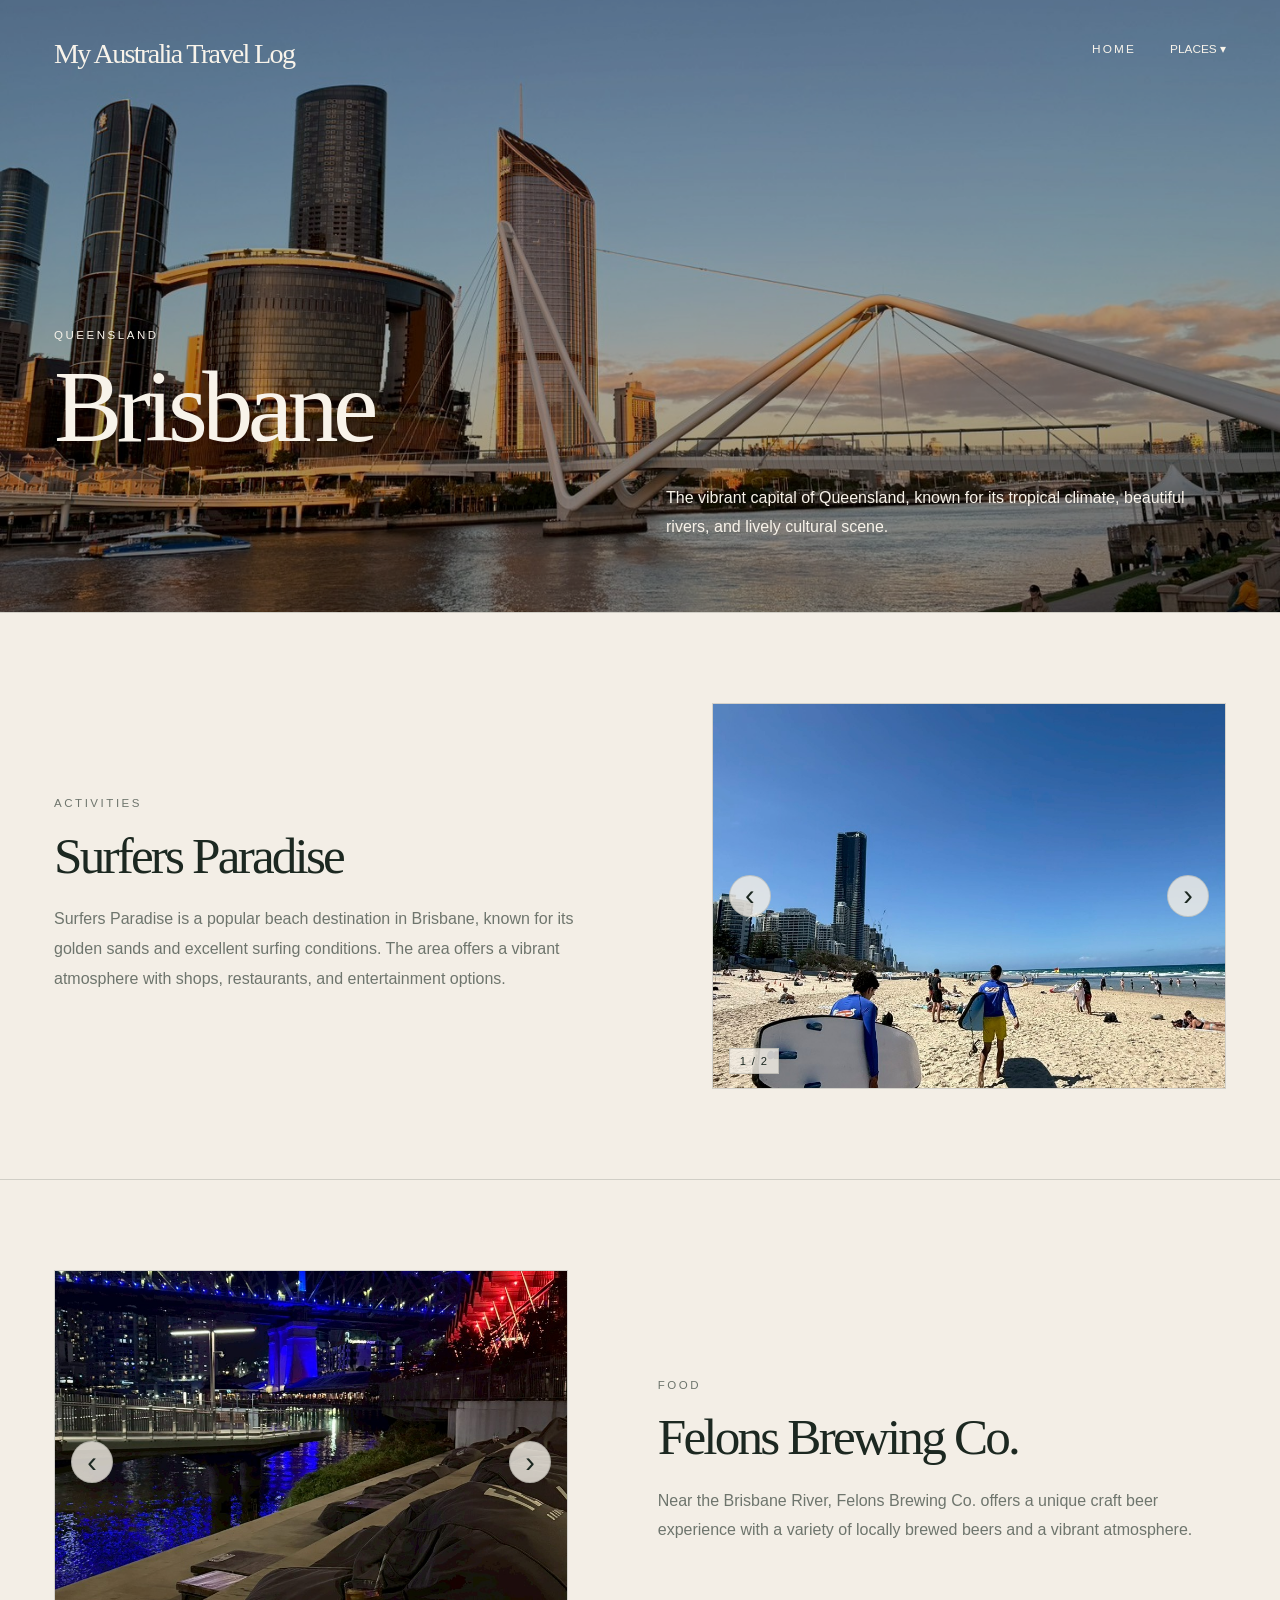
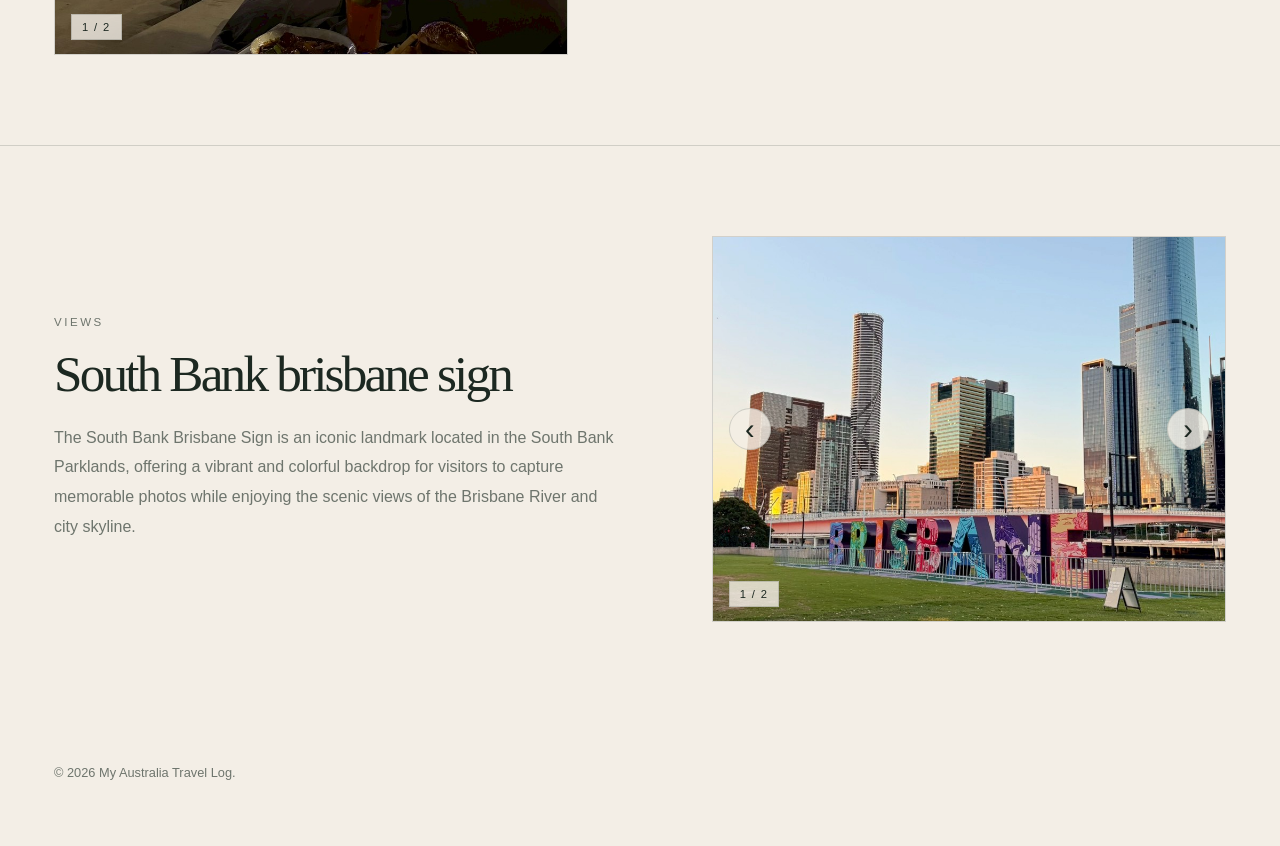
<file: brisbane.html>
<!DOCTYPE html>
<html lang="en">
<head>
  <meta charset="UTF-8" />
  <meta name="viewport" content="width=device-width, initial-scale=1.0" />
  <title>Brisbane | My Australia Travel Log</title>
  <link rel="stylesheet" href="css/style.css" />
</head>

<body class="place-page brisbane-page">
  <!-- Fixed top navigation -->
 <header class="site-header">
    <nav class="navbar" aria-label="Main navigation">
      <a class="logo" href="index.html" aria-label="Back to home page">
        My Australia Travel Log
      </a>

      <div class="nav-right">
        <a href="index.html">Home</a>

        <div class="dropdown">
          <button class="dropdown-button" type="button">PLACES ▾</button>
          <ul class="dropdown-menu">
            <li><a href="sydney.html">Sydney</a></li>
            <li><a href="melbourne.html">Melbourne</a></li>
            <li><a href="brisbane.html">Brisbane</a></li>
            <li><a href="whitsunday.html">Whitsunday</a></li>
          </ul>
        </div>
      </div>
    </nav>
  </header>

  <main>
    <!-- City hero section -->
    <section class="blog-hero">
      <p class="eyebrow">Queensland</p>
      <h1>Brisbane</h1>
      <p>
        The vibrant capital of Queensland, known for its tropical climate, beautiful rivers, and lively cultural scene.
      </p>
    </section>

<!-- Activities section -->
<section class="travel-section">
  <div class="photo-slider">
    <button class="slider-btn prev" type="button" aria-label="Previous activity photo">‹</button>

    <div class="slider-track">
      <img 
        src="images/brisbane-activity-1.jpg" 
        alt="surfing in Brisbane"
        data-title="Surfers Paradise"
        data-description="Surfers Paradise is a popular beach destination in Brisbane, known for its golden sands and excellent surfing conditions. The area offers a vibrant atmosphere with shops, restaurants, and entertainment options."
      >

      <img 
        src="images/brisbane-activity-2.jpg" 
        alt="City hall christmas tree"
        data-title="City Hall Christmas Tree"
        data-description="The City Hall Christmas Tree is a beloved holiday tradition in Brisbane, lighting up the city center during the festive season."
      >
    </div>

    <button class="slider-btn next" type="button" aria-label="Next activity photo">›</button>

    <div class="slider-counter">1 / 4</div>
    <div class="slider-hint">Browse photos</div>
  </div>

  <div class="travel-text">
    <p class="eyebrow">Activities</p>
    <h2 class="slider-title"></h2>
    <p class="slider-description"></p>
  </div>
</section>

<!-- Food section -->
<section class="travel-section">
  <div class="photo-slider">
    <button class="slider-btn prev" type="button" aria-label="Previous food photo">‹</button>

    <div class="slider-track">
      <img 
        src="images/brisbane-food-1.jpg" 
        alt="Felons Brewing Co. beer"
        data-title="Felons Brewing Co."
        data-description="Near the Brisbane River, Felons Brewing Co. offers a unique craft beer experience with a variety of locally brewed beers and a vibrant atmosphere."
      >

      <img 
        src="images/brisbane-food-2.jpg" 
        alt="The Star City Casino dining"
        data-title="The Star City Casino"
        data-description="The Star City Casino in Brisbane offers a world-class dining experience with a variety of restaurants and bars. Visitors can enjoy fine cuisine while taking in the vibrant atmosphere of the casino."
      >
    </div>

    <button class="slider-btn next" type="button" aria-label="Next food photo">›</button>

    <div class="slider-counter">1 / 3</div>
    <div class="slider-hint">Browse photos</div>
  </div>

  <div class="travel-text">
    <p class="eyebrow">Food</p>
    <h2 class="slider-title"></h2>
    <p class="slider-description"></p>
  </div>
</section>

    <!-- Views section -->
    <section class="travel-section">
      <div class="photo-slider">
        <button class="slider-btn prev" type="button" aria-label="Previous view photo">‹</button>

        <div class="slider-track">
          <img src="images/brisbane-view-1.jpg" 
               alt="Brisbane view photo 1"
               data-title="South Bank brisbane sign"
               data-description="The South Bank Brisbane Sign is an iconic landmark located in the South Bank Parklands, offering a vibrant and colorful backdrop for visitors to capture memorable photos while enjoying the scenic views of the Brisbane River and city skyline."
          >
          <img src="images/brisbane-view-2.jpg" 
               alt="Brisbane view photo 2" 
               data-title="Brisbane River" 
               data-description="The Brisbane River is a scenic waterway that runs through the heart of the city, 
                                offering beautiful views and recreational opportunities for residents and visitors alike.">
        </div>

        <button class="slider-btn next" type="button" aria-label="Next view photo">›</button>

        <div class="slider-counter">1 / 3</div>
        <div class="slider-hint">Browse photos</div>
      </div>

      <div class="travel-text">
        <p class="eyebrow">Views</p>
        <h2 class="slider-title"></h2>
        <p class="slider-description"></p>
      </div>
    </section>
  </main>

  <footer>
    <p>© 2026 My Australia Travel Log.</p>
  </footer>

  <script src="js/script.js"></script>
</body>
</html>
</file>
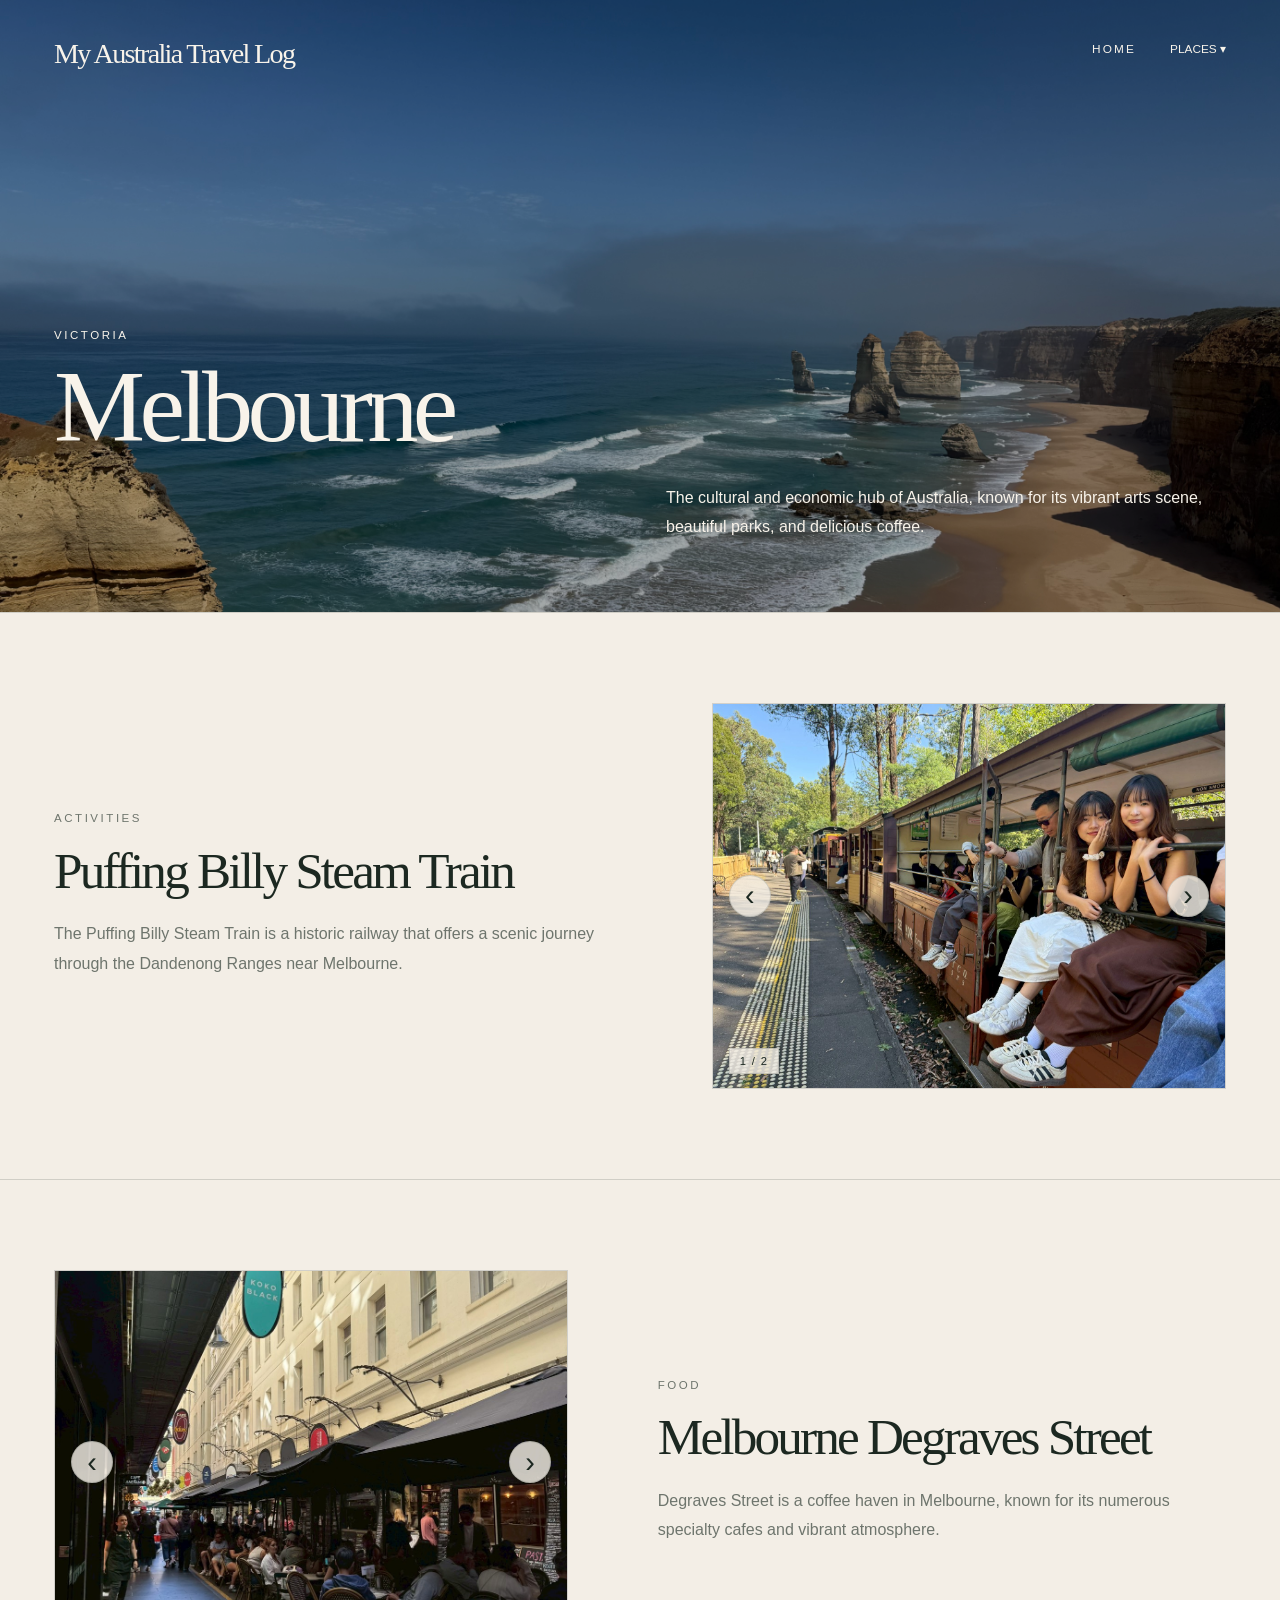
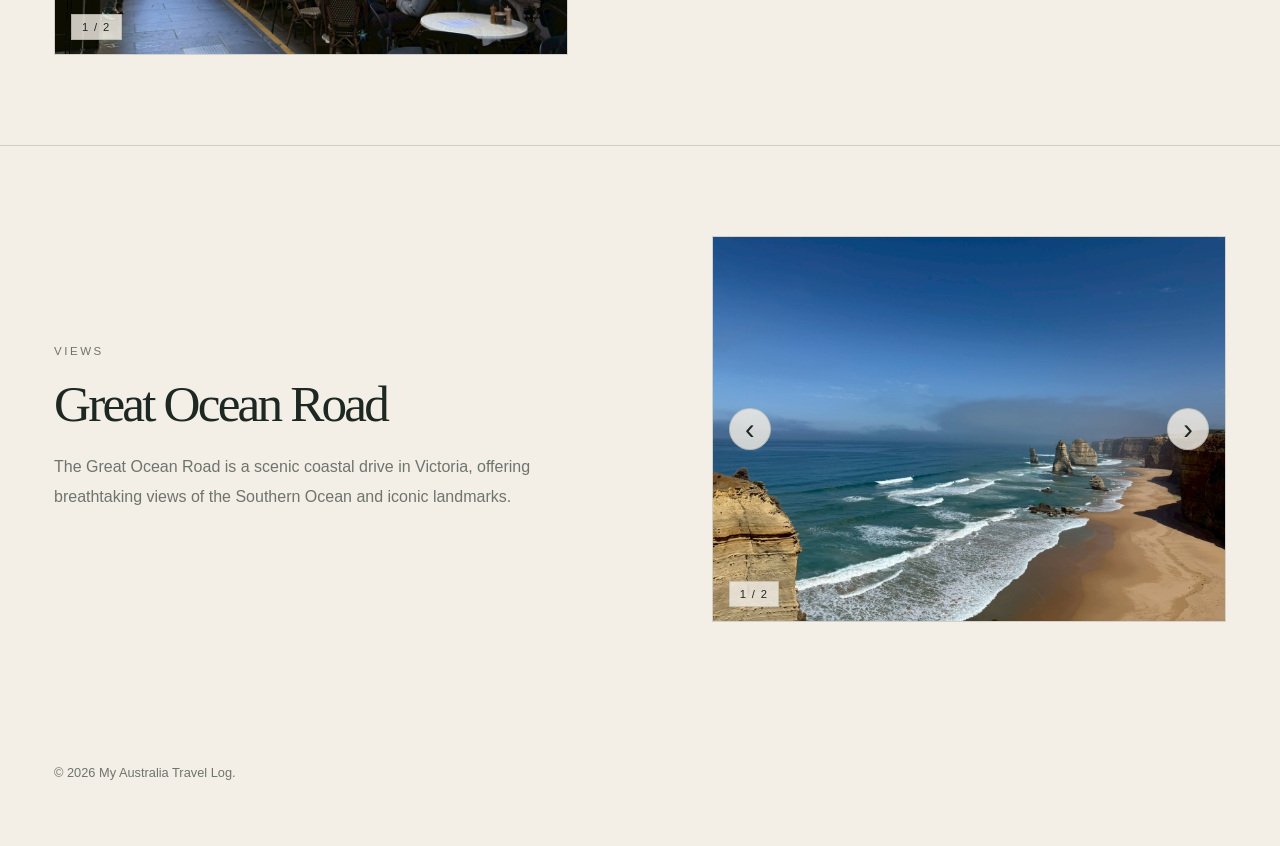
<file: melbourne.html>
<!DOCTYPE html>
<html lang="en">
<head>
  <meta charset="UTF-8" />
  <meta name="viewport" content="width=device-width, initial-scale=1.0" />
  <title>Melbourne | My Australia Travel Log</title>
  <link rel="stylesheet" href="css/style.css" />
</head>

<body class="place-page melbourne-page">
  <!-- Fixed top navigation -->
 <header class="site-header">
    <nav class="navbar" aria-label="Main navigation">
      <a class="logo" href="index.html" aria-label="Back to home page">
        My Australia Travel Log
      </a>

      <div class="nav-right">
        <a href="index.html">Home</a>

        <div class="dropdown">
          <button class="dropdown-button" type="button">PLACES ▾</button>
          <ul class="dropdown-menu">
            <li><a href="sydney.html">Sydney</a></li>
            <li><a href="melbourne.html">Melbourne</a></li>
            <li><a href="brisbane.html">Brisbane</a></li>
            <li><a href="whitsunday.html">Whitsunday</a></li>
          </ul>
        </div>
      </div>
    </nav>
  </header>

  <main>
    <!-- City hero section -->
    <section class="blog-hero">
      <p class="eyebrow">Victoria</p>
      <h1>Melbourne</h1>
      <p>
        The cultural and economic hub of Australia, known for its vibrant arts scene, beautiful parks, and delicious coffee.
      </p>
    </section>

<!-- Activities section -->
<section class="travel-section">
  <div class="photo-slider">
    <button class="slider-btn prev" type="button" aria-label="Previous activity photo">‹</button>

    <div class="slider-track">
      <img 
        src="images/melbourne-activity-1.jpg" 
        alt="Melbourne activity photo 1"
        data-title="Puffing Billy Steam Train"
        data-description="The Puffing Billy Steam Train is a historic railway that offers a scenic journey through the Dandenong Ranges near Melbourne."
      >

      <img 
        src="images/melbourne-activity-2.jpg" 
        alt="Melbourne activity photo 2"
        data-title="Phillip Island Tours"
        data-description="Phillip Island Tours offer a chance to see the famous penguin parade and explore the natural beauty of the island."
      >
    </div>

    <button class="slider-btn next" type="button" aria-label="Next activity photo">›</button>

    <div class="slider-counter">1 / 3</div>
    <div class="slider-hint">Browse photos</div>
  </div>

  <div class="travel-text">
    <p class="eyebrow">Activities</p>
    <h2 class="slider-title"></h2>
    <p class="slider-description"></p>
  </div>
</section>

<!-- Food section -->
<section class="travel-section">
  <div class="photo-slider">
    <button class="slider-btn prev" type="button" aria-label="Previous food photo">‹</button>

    <div class="slider-track">
      <img 
        src="images/melbourne-food-1.jpg" 
        alt="Melbourne food photo 1"
        data-title="Melbourne Degraves Street"
        data-description="Degraves Street is a coffee haven in Melbourne, known for its numerous specialty cafes and vibrant atmosphere."
      >

      <img 
        src="images/melbourne-food-2.jpg" 
        alt="Melbourne food photo 2"
        data-title="Lune Croissanterie"
        data-description="Lune Croissanterie is a beloved bakery in Melbourne, known for its fresh pastries and artisanal bread."
      >
    </div>

    <button class="slider-btn next" type="button" aria-label="Next food photo">›</button>

    <div class="slider-counter">1 / 3</div>
    <div class="slider-hint">Browse photos</div>
  </div>

  <div class="travel-text">
    <p class="eyebrow">Food</p>
    <h2 class="slider-title"></h2>
    <p class="slider-description"></p>
  </div>
</section>

    <!-- Views section -->
    <section class="travel-section">
      <div class="photo-slider">
        <button class="slider-btn prev" type="button" aria-label="Previous view photo">‹</button>

        <div class="slider-track">
          <img src="images/melbourne-view-1.jpg" 
               alt="Melbourne view photo 1"
               data-title="Great Ocean Road"
               data-description="The Great Ocean Road is a scenic coastal drive in Victoria, offering breathtaking views of the Southern Ocean and iconic landmarks."
          >
          <img src="images/melbourne-view-2.jpg" 
               alt="Melbourne view photo 2" 
               data-title="Great Ocean Road" 
               data-description="The Great Ocean Road is a scenic coastal drive in Victoria, offering breathtaking views of the Southern Ocean and iconic landmarks.">
        </div>

        <button class="slider-btn next" type="button" aria-label="Next view photo">›</button>

        <div class="slider-counter">1 / 3</div>
        <div class="slider-hint">Browse photos</div>
      </div>

      <div class="travel-text">
        <p class="eyebrow">Views</p>
        <h2 class="slider-title"></h2>
        <p class="slider-description"></p>
      </div>
    </section>
  </main>

  <footer>
    <p>© 2026 My Australia Travel Log.</p>
  </footer>

  <script src="js/script.js"></script>
</body>
</html>
</file>
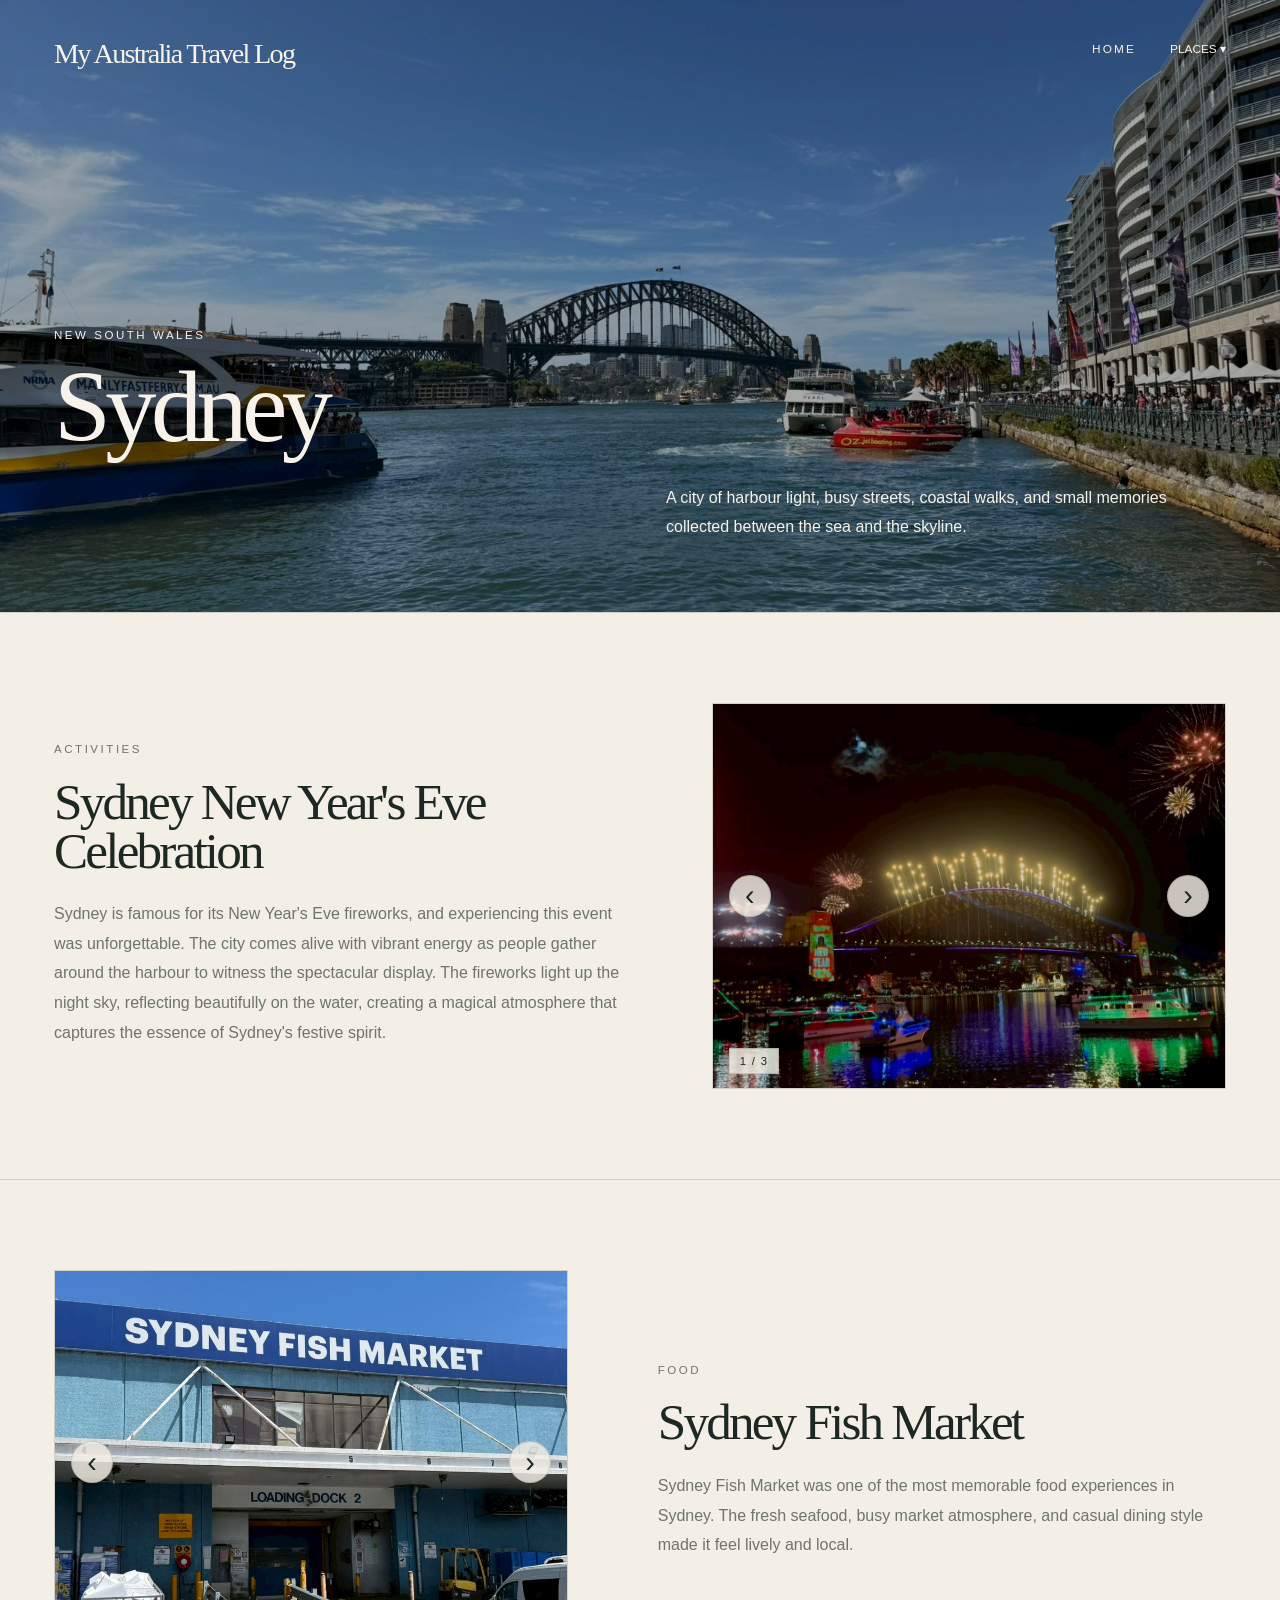
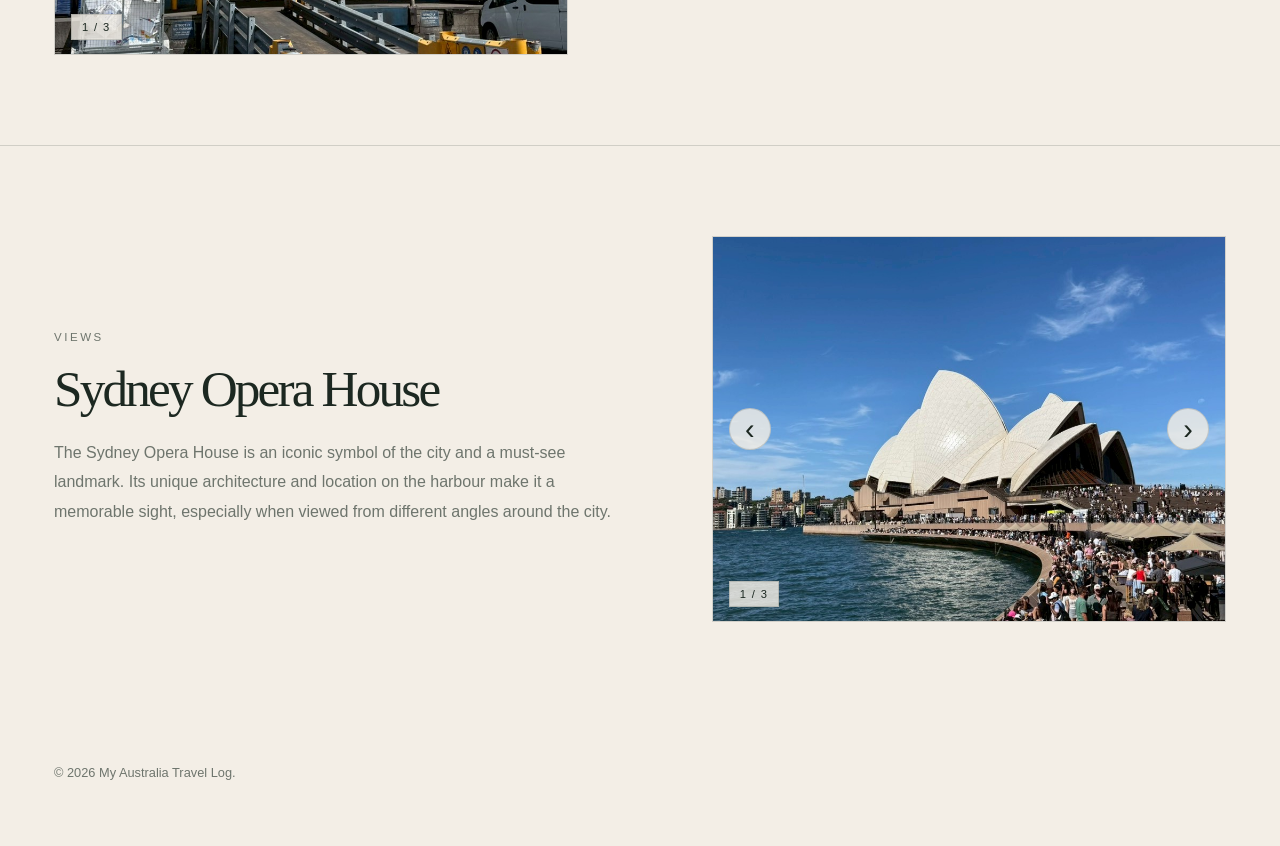
<file: sydney.html>
<!DOCTYPE html>
<html lang="en">
<head>
  <meta charset="UTF-8" />
  <meta name="viewport" content="width=device-width, initial-scale=1.0" />
  <title>Sydney | My Australia Travel Log</title>
  <link rel="stylesheet" href="css/style.css" />
</head>

<body class="place-page sydney-page">
  <!-- Fixed top navigation -->
 <header class="site-header">
    <nav class="navbar" aria-label="Main navigation">
      <a class="logo" href="index.html" aria-label="Back to home page">
        My Australia Travel Log
      </a>

      <div class="nav-right">
        <a href="index.html">Home</a>

        <div class="dropdown">
          <button class="dropdown-button" type="button">PLACES ▾</button>
          <ul class="dropdown-menu">
            <li><a href="sydney.html">Sydney</a></li>
            <li><a href="melbourne.html">Melbourne</a></li>
            <li><a href="brisbane.html">Brisbane</a></li>
            <li><a href="whitsunday.html">Whitsunday</a></li>
          </ul>
        </div>
      </div>
    </nav>
  </header>

  <main>
    <!-- City hero section -->
    <section class="blog-hero">
      <p class="eyebrow">New South Wales</p>
      <h1>Sydney</h1>
      <p>
        A city of harbour light, busy streets, coastal walks, and small memories
        collected between the sea and the skyline.
      </p>
    </section>

<!-- Activities section -->
<section class="travel-section">
  <div class="photo-slider">
    <button class="slider-btn prev" type="button" aria-label="Previous activity photo">‹</button>

    <div class="slider-track">
      <img 
        src="images/sydney-activity-1.jpg" 
        alt="Sydney New Year's Eve fireworks"
        data-title="Sydney New Year's Eve Celebration"
        data-description="Sydney is famous for its New Year's Eve fireworks, and experiencing this event was unforgettable. The city comes alive with vibrant energy as people gather around the harbour to witness the spectacular display. The fireworks light up the night sky, reflecting beautifully on the water, creating a magical atmosphere that captures the essence of Sydney's festive spirit."
      >

      <img 
        src="images/sydney-activity-2.jpg" 
        alt="Taronga Zoo in Sydney"
        data-title="Taronga Zoo"
        data-description="Taronga Zoo was one of the most enjoyable activities in Sydney. It offered a relaxing way to spend the day while seeing different animals and beautiful harbour views. The experience felt peaceful, fun, and different from the busy city atmosphere."
      >

      <img 
        src="images/sydney-activity-3.jpg" 
        alt="Blue Mountains three sisters rock formation"
        data-title="Blue Mountains"
        data-description="The Blue Mountains offer breathtaking views and unique rock formations. Visiting the Three Sisters was a highlight of the trip, providing a chance to connect with nature and enjoy the scenic beauty of the region."
      >
    </div>

    <button class="slider-btn next" type="button" aria-label="Next activity photo">›</button>

    <div class="slider-counter">1 / 3</div>
    <div class="slider-hint">Browse photos</div>
  </div>

  <div class="travel-text">
    <p class="eyebrow">Activities</p>
    <h2 class="slider-title"></h2>
    <p class="slider-description"></p>
  </div>
</section>

<!-- Food section -->
<section class="travel-section">
  <div class="photo-slider">
    <button class="slider-btn prev" type="button" aria-label="Previous food photo">‹</button>

    <div class="slider-track">
      <img 
        src="images/sydney-food-1.jpg" 
        alt="Sydney Fish Market seafood platter"
        data-title="Sydney Fish Market"
        data-description="Sydney Fish Market was one of the most memorable food experiences in Sydney. 
        The fresh seafood, busy market atmosphere, and casual dining style made it feel lively and local."
      >

      <img 
        src="images/sydney-food-2.jpg" 
        alt="Fresh seafood at Sydney Fish Market"
        data-title="Sydney Fish Market"
        data-description="Sydney Fish Market was one of the most memorable food experiences in Sydney. The fresh seafood, busy market atmosphere, and casual dining style made it feel lively and local."
      >

      <img 
        src="images/sydney-food-3.jpg" 
        alt="Strawberry watermelon cake"
        data-title="Strawberry Watermelon Cake"
        data-description="The strawberry watermelon cake is a famous Sydney iconic dessert. 
        It was light, refreshing, and perfectly suited for the warm Sydney weather, making it a memorable treat during the trip."
      >
    </div>

    <button class="slider-btn next" type="button" aria-label="Next food photo">›</button>

    <div class="slider-counter">1 / 3</div>
    <div class="slider-hint">Browse photos</div>
  </div>

  <div class="travel-text">
    <p class="eyebrow">Food</p>
    <h2 class="slider-title"></h2>
    <p class="slider-description"></p>
  </div>
</section>

    <!-- Views section -->
    <section class="travel-section">
      <div class="photo-slider">
        <button class="slider-btn prev" type="button" aria-label="Previous view photo">‹</button>

        <div class="slider-track">
          <img src="images/sydney-view-1.jpg" 
               alt="Sydney view photo 1"
               data-title="Sydney Opera House"
               data-description="The Sydney Opera House is an iconic symbol of the city and a must-see landmark. 
                                 Its unique architecture and location on the harbour make it a memorable sight, 
                                 especially when viewed from different angles around the city."
          >
          <img src="images/sydney-view-2.jpg" 
               alt="Sydney view photo 2" 
               data-title="Sydney Harbour Bridge" 
               data-description="The Sydney Harbour Bridge is another iconic landmark of the city,
                                 offering stunning views of the harbour and the surrounding area.">
          <img src="images/sydney-view-3.jpg" 
               alt="Sydney view photo 3" 
               data-title="Manly Beach" 
               data-description="Manly Beach is a popular destination in Sydney, 
                                 known for its beautiful coastline and relaxed atmosphere.">
        </div>

        <button class="slider-btn next" type="button" aria-label="Next view photo">›</button>

        <div class="slider-counter">1 / 3</div>
        <div class="slider-hint">Browse photos</div>
      </div>

      <div class="travel-text">
        <p class="eyebrow">Views</p>
        <h2 class="slider-title"></h2>
        <p class="slider-description"></p>
      </div>
    </section>
  </main>

  <footer>
    <p>© 2026 My Australia Travel Log.</p>
  </footer>

  <script src="js/script.js"></script>
</body>
</html>
</file>
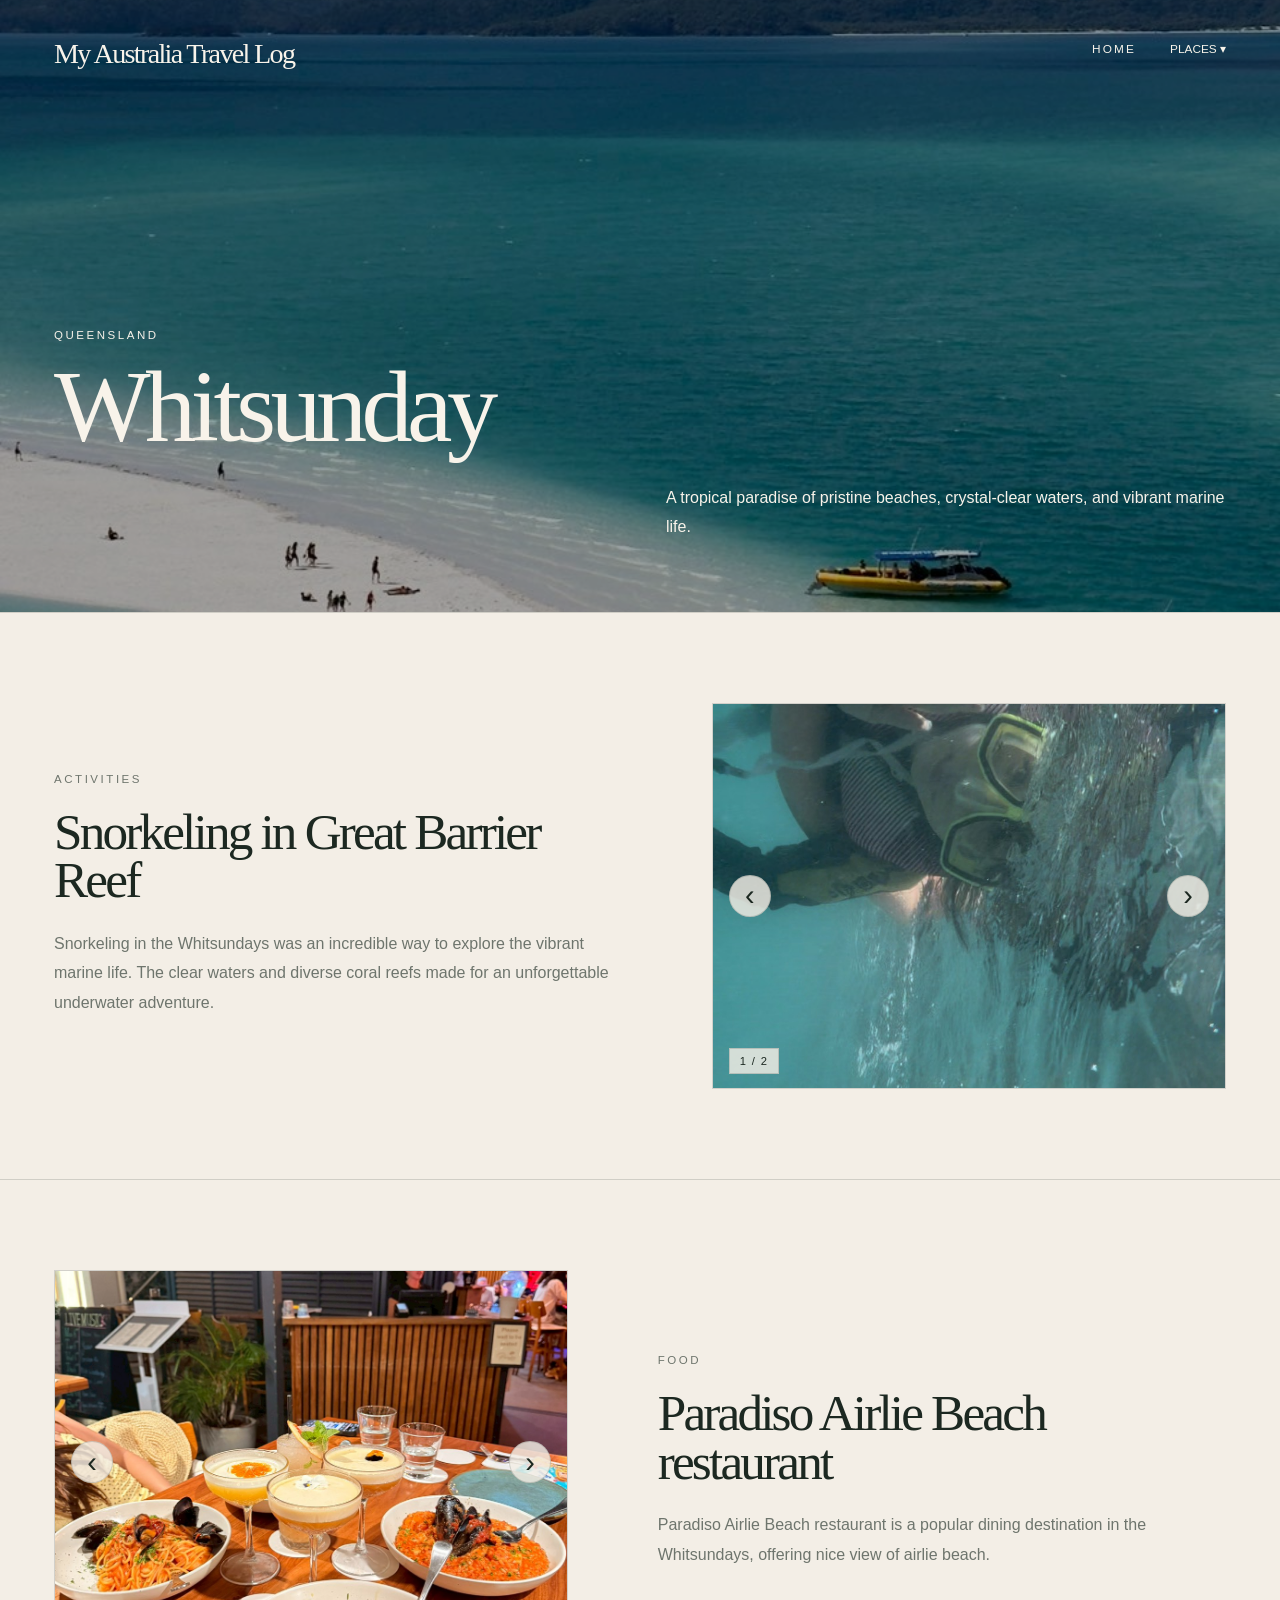
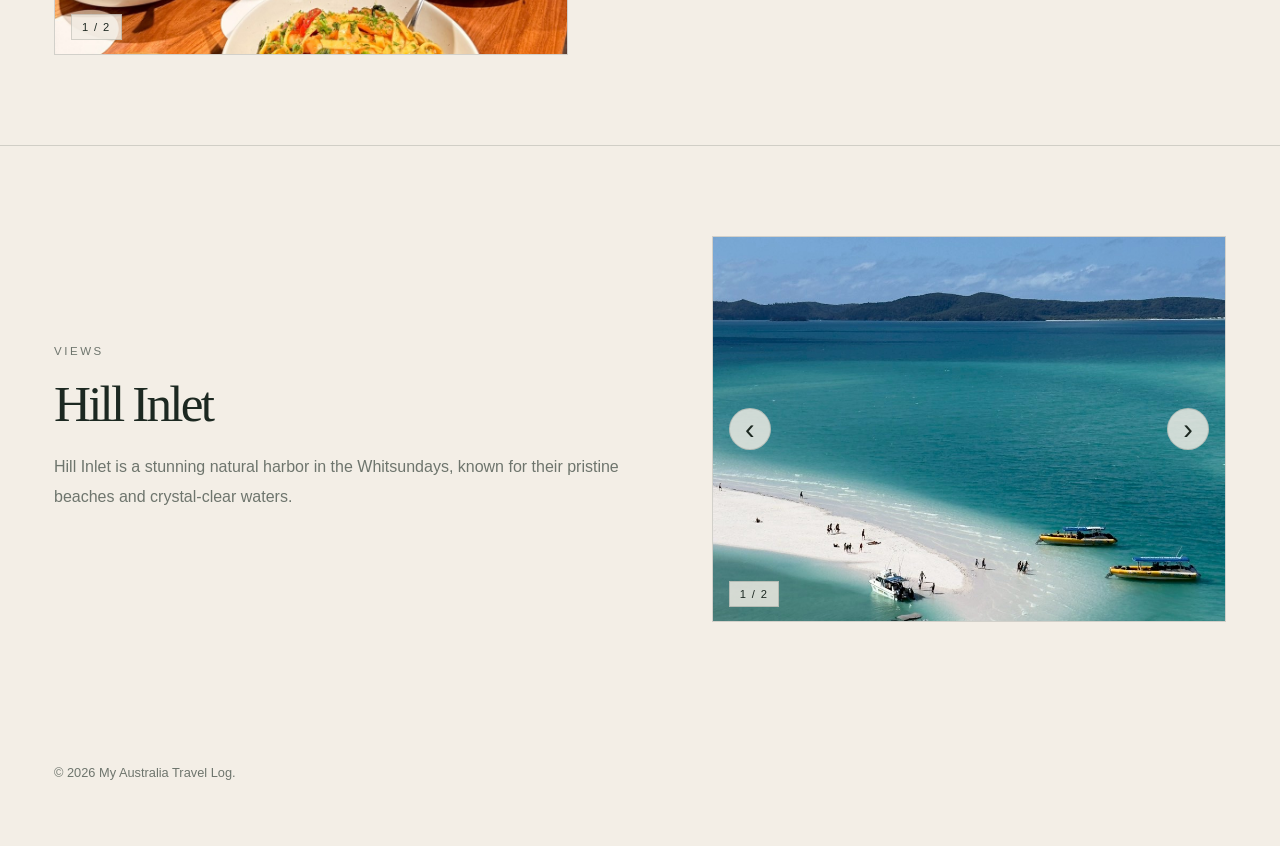
<file: whitsunday.html>
<!DOCTYPE html>
<html lang="en">
<head>
  <meta charset="UTF-8" />
  <meta name="viewport" content="width=device-width, initial-scale=1.0" />
  <title>Whitsunday | My Australia Travel Log</title>
  <link rel="stylesheet" href="css/style.css" />
</head>

<body class="place-page whitsunday-page">
  <!-- Fixed top navigation -->
 <header class="site-header">
    <nav class="navbar" aria-label="Main navigation">
      <a class="logo" href="index.html" aria-label="Back to home page">
        My Australia Travel Log
      </a>

      <div class="nav-right">
        <a href="index.html">Home</a>

        <div class="dropdown">
          <button class="dropdown-button" type="button">PLACES ▾</button>
          <ul class="dropdown-menu">
            <li><a href="sydney.html">Sydney</a></li>
            <li><a href="melbourne.html">Melbourne</a></li>
            <li><a href="brisbane.html">Brisbane</a></li>
            <li><a href="whitsunday.html">Whitsunday</a></li>
          </ul>
        </div>
      </div>
    </nav>
  </header>

  <main>
    <!-- City hero section -->
    <section class="blog-hero">
      <p class="eyebrow">Queensland</p>
      <h1>Whitsunday</h1>
      <p>
        A tropical paradise of pristine beaches, crystal-clear waters, and vibrant marine life.
      </p>
    </section>

<!-- Activities section -->
<section class="travel-section">
  <div class="photo-slider">
    <button class="slider-btn prev" type="button" aria-label="Previous activity photo">‹</button>

    <div class="slider-track">
      <img 
        src="images/whitsunday-activity-1.jpg" 
        alt="Snorkeling in the Whitsundays"
        data-title="Snorkeling in Great Barrier Reef"
        data-description="Snorkeling in the Whitsundays was an incredible way to explore the vibrant marine life. 
        The clear waters and diverse coral reefs made for an unforgettable underwater adventure."
      >

      <img 
        src="images/whitsunday-activity-2.jpg" 
        alt="White haven beach in the Whitsundays"
        data-title="Whitehaven Beach"
        data-description="Whitehaven Beach in the Whitsundays is a stunning destination with its pristine white sand and crystal-clear waters. The beach offers a perfect setting for relaxation and water activities."
      >
    </div>

    <button class="slider-btn next" type="button" aria-label="Next activity photo">›</button>

    <div class="slider-counter">1 / 3</div>
    <div class="slider-hint">Browse photos</div>
  </div>

  <div class="travel-text">
    <p class="eyebrow">Activities</p>
    <h2 class="slider-title"></h2>
    <p class="slider-description"></p>
  </div>
</section>

<!-- Food section -->
<section class="travel-section">
  <div class="photo-slider">
    <button class="slider-btn prev" type="button" aria-label="Previous food photo">‹</button>

    <div class="slider-track">
      <img 
        src="images/whitsunday-food-1.jpg" 
        alt="Paradiso Airlie Beach restaurant"
        data-title="Paradiso Airlie Beach restaurant"
        data-description="Paradiso Airlie Beach restaurant is a popular dining destination in the Whitsundays, offering nice view of airlie beach."
      >

      <img 
        src="images/whitsunday-food-2.jpg" 
        alt="Sorrento Restaurant and Bar"
        data-title="Sorrento Restaurant and Bar"
        data-description="Sorrento Restaurant and Bar is a popular dining destination in the Whitsundays, offering a variety of delicious dishes and refreshing beverages."
      >
    </div>

    <button class="slider-btn next" type="button" aria-label="Next food photo">›</button>

    <div class="slider-counter">1 / 3</div>
    <div class="slider-hint">Browse photos</div>
  </div>

  <div class="travel-text">
    <p class="eyebrow">Food</p>
    <h2 class="slider-title"></h2>
    <p class="slider-description"></p>
  </div>
</section>

    <!-- Views section -->
    <section class="travel-section">
      <div class="photo-slider">
        <button class="slider-btn prev" type="button" aria-label="Previous view photo">‹</button>

        <div class="slider-track">
          <img src="images/whitsunday-view-1.jpg" 
               alt="Whitsunday view photo 1"
               data-title="Hill Inlet"
               data-description="Hill Inlet is a stunning natural harbor in the Whitsundays, known for their pristine beaches and crystal-clear waters."
          >
          <img src="images/whitsunday-view-2.jpg" 
               alt="Whitsunday view photo 2" 
               data-title="Airlie Beach" 
               data-description="Airlie Beach is a popular destination in the Whitsundays, known for its beautiful beaches and vibrant atmosphere.">
        </div>

        <button class="slider-btn next" type="button" aria-label="Next view photo">›</button>

        <div class="slider-counter">1 / 3</div>
        <div class="slider-hint">Browse photos</div>
      </div>

      <div class="travel-text">
        <p class="eyebrow">Views</p>
        <h2 class="slider-title"></h2>
        <p class="slider-description"></p>
      </div>
    </section>
  </main>

  <footer>
    <p>© 2026 My Australia Travel Log.</p>
  </footer>

  <script src="js/script.js"></script>
</body>
</html>
</file>
<file: css/style.css>
/* =========================================================
   0. Global setup
   Basic page settings, colours, and reusable variables
   ========================================================= */

/* Makes element sizing more predictable */
* {
  box-sizing: border-box;
}

/* Global colour variables used across the website */
:root {
  --bg: #f3eee6;
  --ink: #1c2821;
  --muted: #6e756d;
  --line: rgba(28, 40, 33, 0.16);
  --paper: rgba(243, 238, 230, 0.94);

  --map-sea: #d8e2df;
  --map-land: #718f69;
  --map-land-hover: #465f43;
  --spot: #1c2821;
}

/* Enables smooth scrolling when using anchor links */
html {
  scroll-behavior: smooth;
}

/* Main body style for the whole website */
body {
  margin: 0;
  font-family: Georgia, "Times New Roman", serif;
  color: var(--ink);
  background: var(--bg);
}

/* Custom colour when users highlight text */
body::selection {
  background: #d8c7aa;
}

/* =========================================================
   1. Header and navigation
   Fixed navbar, logo, dropdown menu, and scroll style
   ========================================================= */

/* Fixed top navigation bar */
.site-header {
  position: fixed;
  top: 0;
  left: 0;
  width: 100%;
  z-index: 1000;
  background: transparent;
  transition: background-color 0.35s ease, box-shadow 0.35s ease;
}

/* This class is added by JavaScript after the user scrolls */
.site-header.scrolled {
  background: var(--paper);
  backdrop-filter: blur(12px);
  box-shadow: 0 6px 28px rgba(28, 40, 33, 0.08);
}

/* Main navbar layout */
.navbar {
  width: 100%;
  display: flex;
  justify-content: space-between;
  align-items: flex-start;
  padding: 42px 54px;
  transition: padding 0.35s ease;
}

/* Reduces navbar padding after scrolling */
.site-header.scrolled .navbar {
  padding-top: 20px;
  padding-bottom: 20px;
}

/* Website logo on the left */
.logo {
  color: #f8f3ea;
  text-decoration: none;
  font-size: clamp(1.35rem, 2.2vw, 2rem);
  line-height: 0.86;
  letter-spacing: -0.06em;
  font-weight: 500;
}

/* Right side navigation group */
.nav-right {
  display: flex;
  align-items: center;
  gap: 34px;
  font-family: Arial, Helvetica, sans-serif;
  font-size: 0.74rem;
  letter-spacing: 0.18em;
  text-transform: uppercase;
}

/* Main nav links and dropdown button */
.nav-right > a,
.dropdown-button {
  color: #f8f3ea;
  text-decoration: none;
  background: transparent;
  border: 0;
  padding: 0;
  font: inherit;
  cursor: pointer;
}

/* After scrolling, change main navbar text to dark */
.site-header.scrolled .logo,
.site-header.scrolled .nav-right > a,
.site-header.scrolled .dropdown-button {
  color: var(--ink);
}

/* Simple hover effect for navigation items */
.nav-right > a:hover,
.dropdown-button:hover {
  opacity: 0.55;
}

/* Dropdown wrapper */
.dropdown {
  position: relative;
}

/* Dropdown menu hidden by default */
.dropdown-menu {
  position: absolute;
  top: 30px;
  right: 0;
  min-width: 170px;
  margin: 0;
  padding: 16px 0;
  list-style: none;
  background: var(--paper);
  border: 1px solid var(--line);
  box-shadow: 0 18px 38px rgba(28, 40, 33, 0.10);
  display: none;
}

/* Shows dropdown by JavaScript class, hover, or keyboard focus */
.dropdown.open .dropdown-menu,
.dropdown:hover .dropdown-menu,
.dropdown:focus-within .dropdown-menu {
  display: block;
}

/* Dropdown links */
.dropdown-menu a {
  display: block;
  padding: 10px 18px;
  white-space: nowrap;
  color: var(--ink);
  text-decoration: none;
}

/* Dropdown link hover */
.dropdown-menu a:hover {
  opacity: 0.55;
}


/* =========================================================
   2. Homepage hero section
   Full background image hero on the homepage
   ========================================================= */

/* Small uppercase label used across pages */
.eyebrow {
  margin: 0 0 22px;
  font-family: Arial, Helvetica, sans-serif;
  font-size: 0.72rem;
  line-height: 1;
  letter-spacing: 0.22em;
  text-transform: uppercase;
  color: var(--muted);
}

/* Homepage hero with full background image */
.photo-hero {
  position: relative;
  min-height: 100vh;
  padding: 178px 54px 90px;
  background-image: url("../images/home-hero.jpg");
  background-size: cover;
  background-position: center;
  overflow: hidden;
}

/* Dark overlay on the hero image to improve text readability */
.hero-overlay {
  position: absolute;
  inset: 0;
  background: rgba(0, 0, 0, 0.32);
  z-index: 1;
}

/* Keeps hero text above the overlay */
.hero-content {
  position: relative;
  z-index: 2;
  max-width: 900px;
  color: #f8f3ea;
}

/* Homepage main title */
.photo-hero h1 {
  margin: 0;
  font-size: clamp(2.1rem, 4.5vw, 4.8rem);
  line-height: 0.88;
  letter-spacing: -0.075em;
  font-weight: 400;
  color: #f8f3ea;
  text-shadow: 0 8px 30px rgba(0, 0, 0, 0.22);
}

/* Homepage subtitle and intro paragraph */
.photo-hero .eyebrow,
.photo-hero .hero-text {
  color: rgba(248, 243, 234, 0.86);
}

/* Homepage intro paragraph */
.photo-hero .hero-text {
  max-width: 560px;
  margin: 34px 0 0;
  font-family: Arial, Helvetica, sans-serif;
  font-size: 1rem;
  line-height: 1.8;
}

/* =========================================================
   3. Homepage map section
   Australia map, location markers, and map labels
   ========================================================= */

/* Whole map area */
.map-section {
  padding: 34px 54px 110px;
}

/* Text area above the map */
.section-heading {
  max-width: none;
  width: 100%;
  margin-bottom: 38px;
}

/* Shared large heading style */
.section-heading h2,
.place-list h2,
.blog-hero h1 {
  margin: 0;
  font-weight: 400;
  letter-spacing: -0.055em;
}

/* Map section title */
.section-heading h2 {
  font-size: clamp(2rem, 3.8vw, 4rem);
  line-height: 1;
  white-space: nowrap;
}

/* Map section description */
.section-heading p:not(.eyebrow) {
  max-width: 500px;
  font-family: Arial, Helvetica, sans-serif;
  color: var(--muted);
  line-height: 1.8;
}

/* Outer map container */
.map-wrapper {
  position: relative;
  width: min(100%, 980px);
  margin: 0 auto;
  overflow: hidden;
  background: var(--map-sea);
  border: 1px solid var(--line);
}

/* SVG map image */
.australia-map {
  display: block;
  width: 100%;
  height: auto;
}

/* Map state shapes */
.australia-map path {
  fill: var(--map-land);
  cursor: default;
}

/* Map hover state colour */
.australia-map path:hover,
.australia-map .active-state {
  fill: var(--map-land-hover);
}

/* Clickable city marker */
.map-marker {
  position: absolute;
  width: 14px;
  height: 14px;
  transform: translate(-50%, -50%);
  border-radius: 50%;
  background: var(--spot);
  border: 2px solid var(--bg);
  text-decoration: none;
  box-shadow: 0 0 0 7px rgba(28, 40, 33, 0.08);
}

/* Enlarges clickable area without changing the visible dot */
.map-marker::after {
  content: "";
  position: absolute;
  inset: -10px;
  border-radius: 50%;
}

/* City name beside each marker */
.map-marker span {
  position: absolute;
  left: 22px;
  top: 50%;
  transform: translateY(-50%);
  color: var(--ink);
  font-family: Arial, Helvetica, sans-serif;
  font-size: 0.68rem;
  letter-spacing: 0.14em;
  text-transform: uppercase;
  white-space: nowrap;
  opacity: 0.8;
}

/* Marker hover animation */
.map-marker:hover {
  transform: translate(-50%, -50%) scale(1.25);
}

/* Individual marker positions */
.marker-sydney {
  left: 88%;
  top: 68%;
}

.marker-melbourne {
  left: 77%;
  top: 78%;
}

.marker-brisbane {
  left: 92%;
  top: 48%;
}

.marker-whitsunday {
  left: 85%;
  top: 33%;
}


/* =========================================================
   4. Homepage place list
   Large text links to each destination page
   ========================================================= */

/* Place list container */
.place-list {
  padding: 0 54px 130px;
}

/* Place list heading */
.place-list h2 {
  font-size: clamp(2.5rem, 6vw, 6.5rem);
  line-height: 0.9;
  margin-bottom: 38px;
}

/* Large destination links */
.place-list a {
  display: block;
  width: fit-content;
  color: var(--ink);
  text-decoration: none;
  font-size: clamp(1.8rem, 4vw, 4.8rem);
  line-height: 0.95;
  letter-spacing: -0.06em;
  margin-bottom: 12px;
}

/* Italic hover effect for place links */
.place-list a:hover {
  font-style: italic;
}


/* =========================================================
   5. City page hero sections
   Base hero layout used by Sydney, Melbourne, Brisbane, Whitsunday
   ========================================================= */

/* Top hero section for city pages */
.blog-hero {
  min-height: 68vh;
  padding: 178px 54px 70px;
  display: flex;
  flex-direction: column;
  justify-content: flex-end;
}

/* City page title */
.blog-hero h1 {
  font-size: clamp(3rem, 8vw, 8rem);
  line-height: 0.85;
}

/* City intro paragraph */
.blog-hero p:not(.eyebrow) {
  max-width: 560px;
  margin: 34px 0 0 auto;
  font-family: Arial, Helvetica, sans-serif;
  color: var(--muted);
  line-height: 1.8;
}


/* =========================================================
   6. Travel content sections
   Activities, Food, and Views layout
   ========================================================= */

/* Each travel section uses a photo slider and a text block */
.travel-section {
  padding: 90px 54px;
  display: grid;
  grid-template-columns: minmax(280px, 0.95fr) minmax(320px, 1.05fr);
  gap: clamp(40px, 7vw, 100px);
  align-items: center;
  border-top: 1px solid var(--line);
}

/* Alternates the layout direction for visual variety */
.travel-section:nth-of-type(even) {
  grid-template-columns: minmax(320px, 1.05fr) minmax(280px, 0.95fr);
}

/* Moves slider to the right in even sections */
.travel-section:nth-of-type(even) .photo-slider {
  order: 2;
}

/* Moves text to the left in even sections */
.travel-section:nth-of-type(even) .travel-text {
  order: 1;
}

/* Text block beside the slider */
.travel-text {
  max-width: 620px;
}

/* Travel section title */
.travel-text h2 {
  margin: 0 0 24px;
  font-size: clamp(2rem, 4vw, 4.5rem);
  line-height: 0.95;
  letter-spacing: -0.055em;
  font-weight: 400;
}

/* Travel section paragraph */
.travel-text p:not(.eyebrow) {
  margin: 0;
  font-family: Arial, Helvetica, sans-serif;
  color: var(--muted);
  font-size: 1rem;
  line-height: 1.85;
}

/* Optional link style inside travel text */
.travel-text a {
  color: var(--ink);
  text-decoration: none;
  border-bottom: 1px solid currentColor;
}


/* =========================================================
   7. Photo slider
   Image carousel used inside each travel section
   ========================================================= */

/* Slider frame */
.photo-slider {
  position: relative;
  overflow: hidden;
  border: 1px solid var(--line);
  background: rgba(255, 255, 255, 0.16);
  aspect-ratio: 4 / 3;
}

/* Horizontal image row controlled by JavaScript */
.slider-track {
  display: flex;
  height: 100%;
  transition: transform 0.45s ease;
}

/* Each image takes up one full slide */
.slider-track img {
  min-width: 100%;
  height: 100%;
  object-fit: cover;
  display: block;
}

/* Shared style for previous and next buttons */
.slider-btn {
  position: absolute;
  top: 50%;
  transform: translateY(-50%);
  z-index: 5;
  width: 42px;
  height: 42px;
  border: 1px solid var(--line);
  border-radius: 50%;
  background: rgba(243, 238, 230, 0.82);
  color: var(--ink);
  font-size: 1.8rem;
  line-height: 1;
  cursor: pointer;
  display: flex;
  align-items: center;
  justify-content: center;
}

/* Previous button position */
.slider-btn.prev {
  left: 16px;
}

/* Next button position */
.slider-btn.next {
  right: 16px;
}

/* Button hover background */
.slider-btn:hover {
  background: var(--bg);
}

/* Image counter, for example 1 / 3 */
.slider-counter {
  position: absolute;
  left: 16px;
  bottom: 14px;
  z-index: 5;
  padding: 6px 10px;
  font-family: Arial, Helvetica, sans-serif;
  font-size: 0.7rem;
  letter-spacing: 0.12em;
  color: var(--ink);
  background: rgba(243, 238, 230, 0.82);
  border: 1px solid var(--line);
}

/* Small hint shown when users hover on the slider */
.slider-hint {
  position: absolute;
  right: 16px;
  bottom: 14px;
  z-index: 5;
  padding: 6px 10px;
  font-family: Arial, Helvetica, sans-serif;
  font-size: 0.65rem;
  letter-spacing: 0.12em;
  text-transform: uppercase;
  color: var(--ink);
  background: rgba(243, 238, 230, 0.82);
  border: 1px solid var(--line);
  opacity: 0;
  transition: opacity 0.25s ease;
}

/* Reveals the hint only on hover */
.photo-slider:hover .slider-hint {
  opacity: 1;
}

/* =========================================================
   9. Footer
   Website footer text
   ========================================================= */

footer {
  padding: 40px 54px 54px;
  font-family: Arial, Helvetica, sans-serif;
  color: var(--muted);
  font-size: 0.8rem;
}


/* =========================================================
   10. Responsive design
   Mobile and small screen adjustments
   ========================================================= */

@media (max-width: 760px) {
  /* Smaller navbar spacing on mobile */
  .navbar {
    padding: 28px 24px;
  }

  /* Smaller right nav items on mobile */
  .nav-right {
    gap: 18px;
    font-size: 0.66rem;
  }

  /* Reduces side padding for hero sections */
  .photo-hero,
  .blog-hero {
    padding-left: 24px;
    padding-right: 24px;
  }

  /* Aligns hero text to the left on mobile */
  .photo-hero .hero-text,
  .blog-hero p:not(.eyebrow) {
    margin-left: 0;
  }

  /* Reduces side padding for main page sections */
  .map-section,
  .place-list,
  footer {
    padding-left: 24px;
    padding-right: 24px;
  }

  /* Allows map heading to wrap on small screens */
  .section-heading h2 {
    white-space: normal;
  }

  /* Hides marker labels on mobile to reduce clutter */
  .map-marker span {
    display: none;
  }

  /* Travel sections become one column on mobile */
  .travel-section,
  .travel-section:nth-of-type(even) {
    grid-template-columns: 1fr;
    padding: 64px 24px;
  }

  /* Resets alternating order on mobile */
  .travel-section:nth-of-type(even) .photo-slider,
  .travel-section:nth-of-type(even) .travel-text {
    order: initial;
  }

  /* Makes photo slider taller on mobile */
  .photo-slider {
    aspect-ratio: 4 / 4.8;
  }

  /* Smaller slider buttons on mobile */
  .slider-btn {
    width: 36px;
    height: 36px;
    font-size: 1.5rem;
  }

  /* Hides slider hint on mobile */
  .slider-hint {
    display: none;
  }
}


/* =========================================================
   11. City page hero images
   Shared hero image style for all destination pages
   ========================================================= */

/* Common hero image settings for all city pages */
.place-page .blog-hero {
  position: relative;
  overflow: hidden;
  background-size: cover;
  background-position: center;
}

/* Dark overlay for better text readability */
.place-page .blog-hero::before {
  content: "";
  position: absolute;
  inset: 0;
  background: rgba(0, 0, 0, 0.34);
  z-index: 1;
}

/* Keep hero text above the overlay */
.place-page .blog-hero > * {
  position: relative;
  z-index: 2;
}

/* White text on city hero images */
.place-page .blog-hero,
.place-page .blog-hero .eyebrow,
.place-page .blog-hero p {
  color: #f8f3ea;
}

/* Different background image for each city */
.sydney-page .blog-hero {
  background-image: url("../images/sydney-hero.jpg");
}

.melbourne-page .blog-hero {
  background-image: url("../images/melbourne-hero.jpg");
}

.brisbane-page .blog-hero {
  background-image: url("../images/brisbane-hero.jpg");
}

.whitsunday-page .blog-hero {
  background-image: url("../images/whitsunday-hero.jpg");
}

/* White navbar text before scrolling on city pages */
.place-page .site-header:not(.scrolled) .logo,
.place-page .site-header:not(.scrolled) .nav-right a,
.place-page .site-header:not(.scrolled) .dropdown-button {
  color: #f8f3ea;
}

/* Keep dropdown links readable on the light dropdown menu */
.place-page .site-header:not(.scrolled) .dropdown-menu a {
  color: var(--ink);
}
</file>
